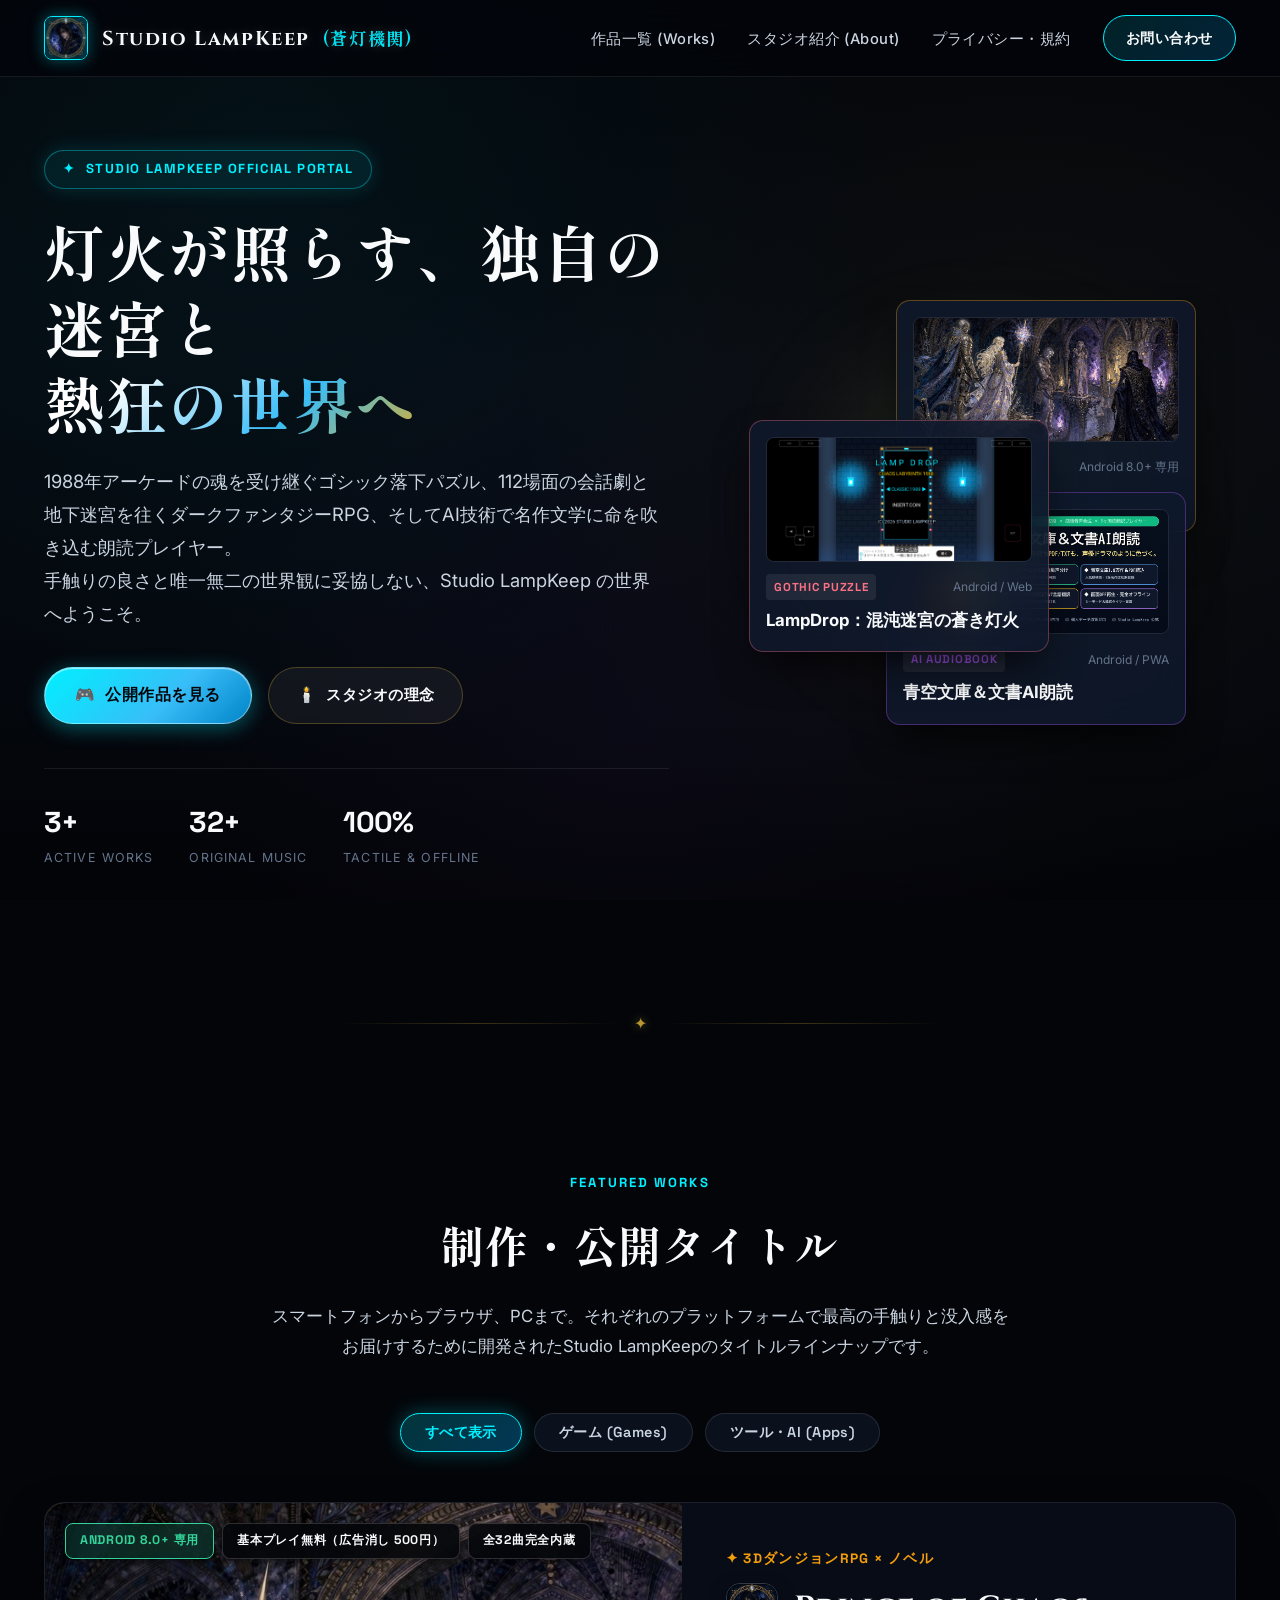
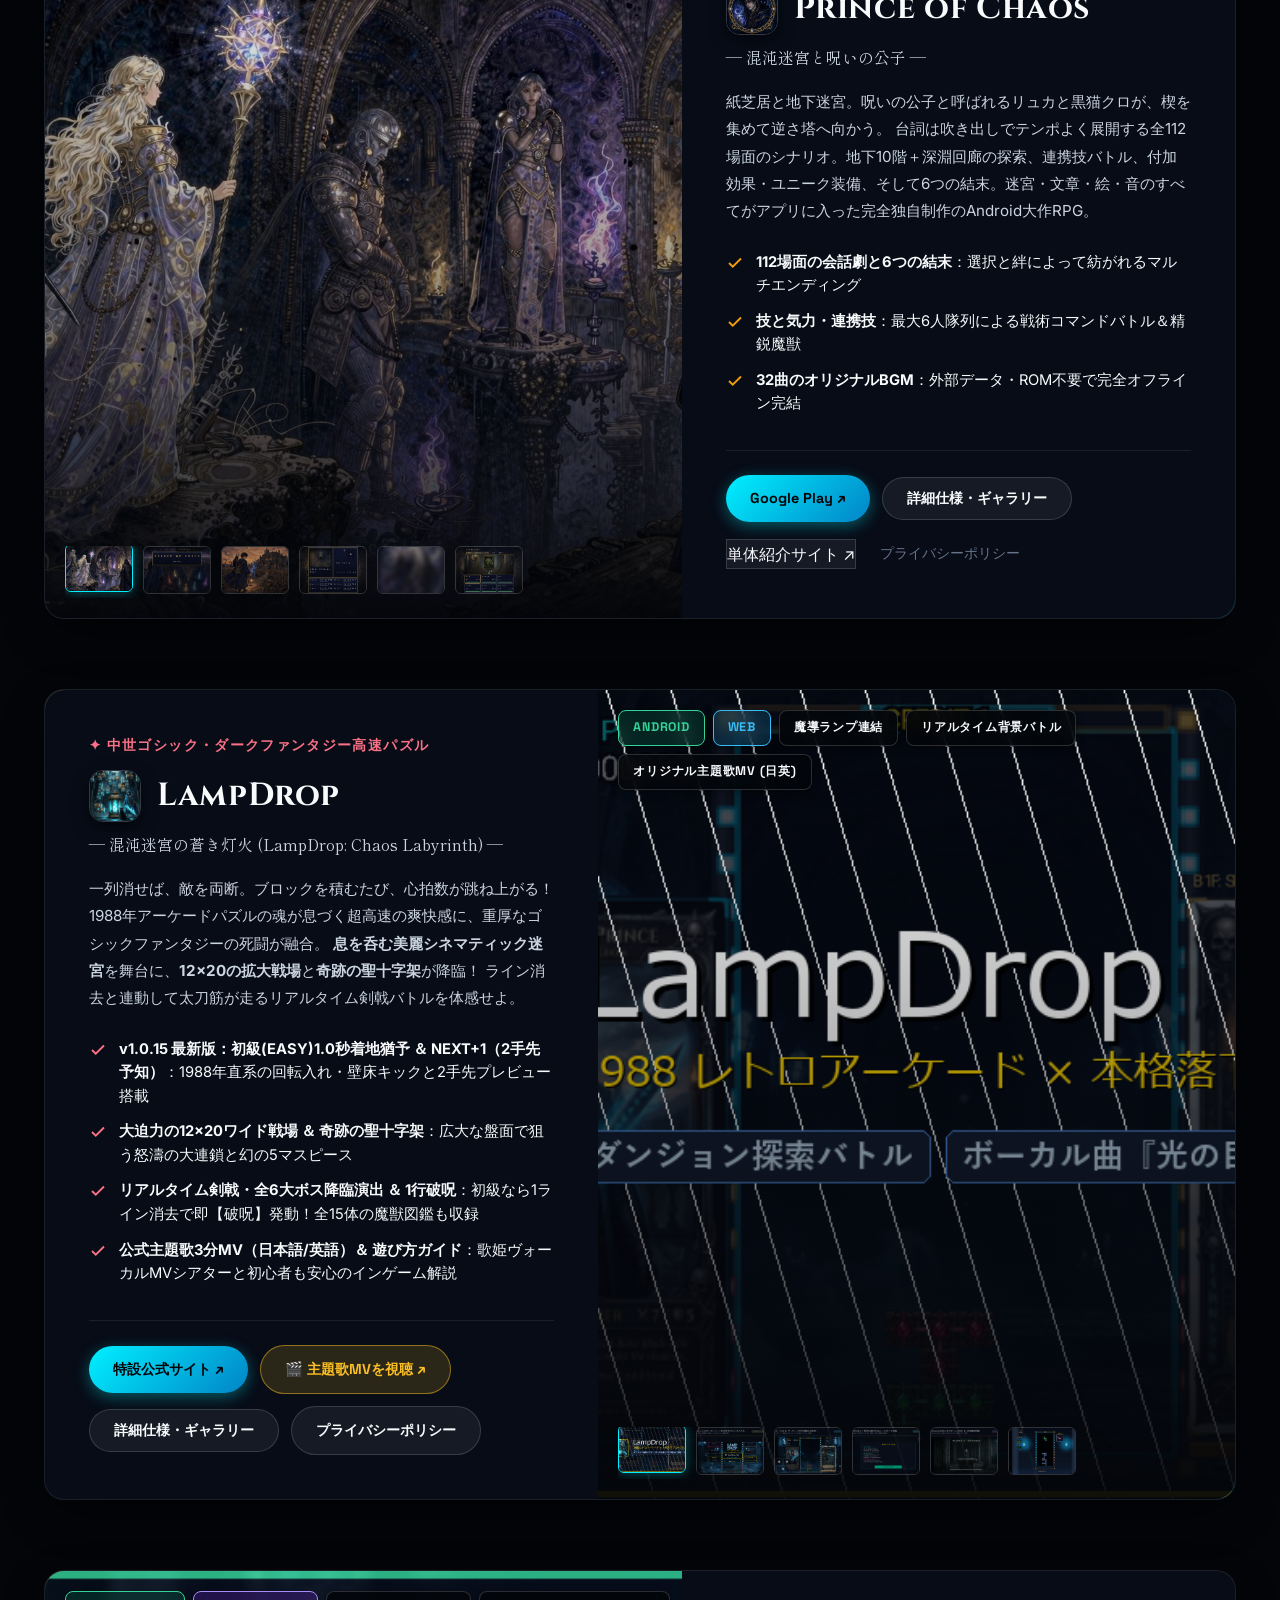
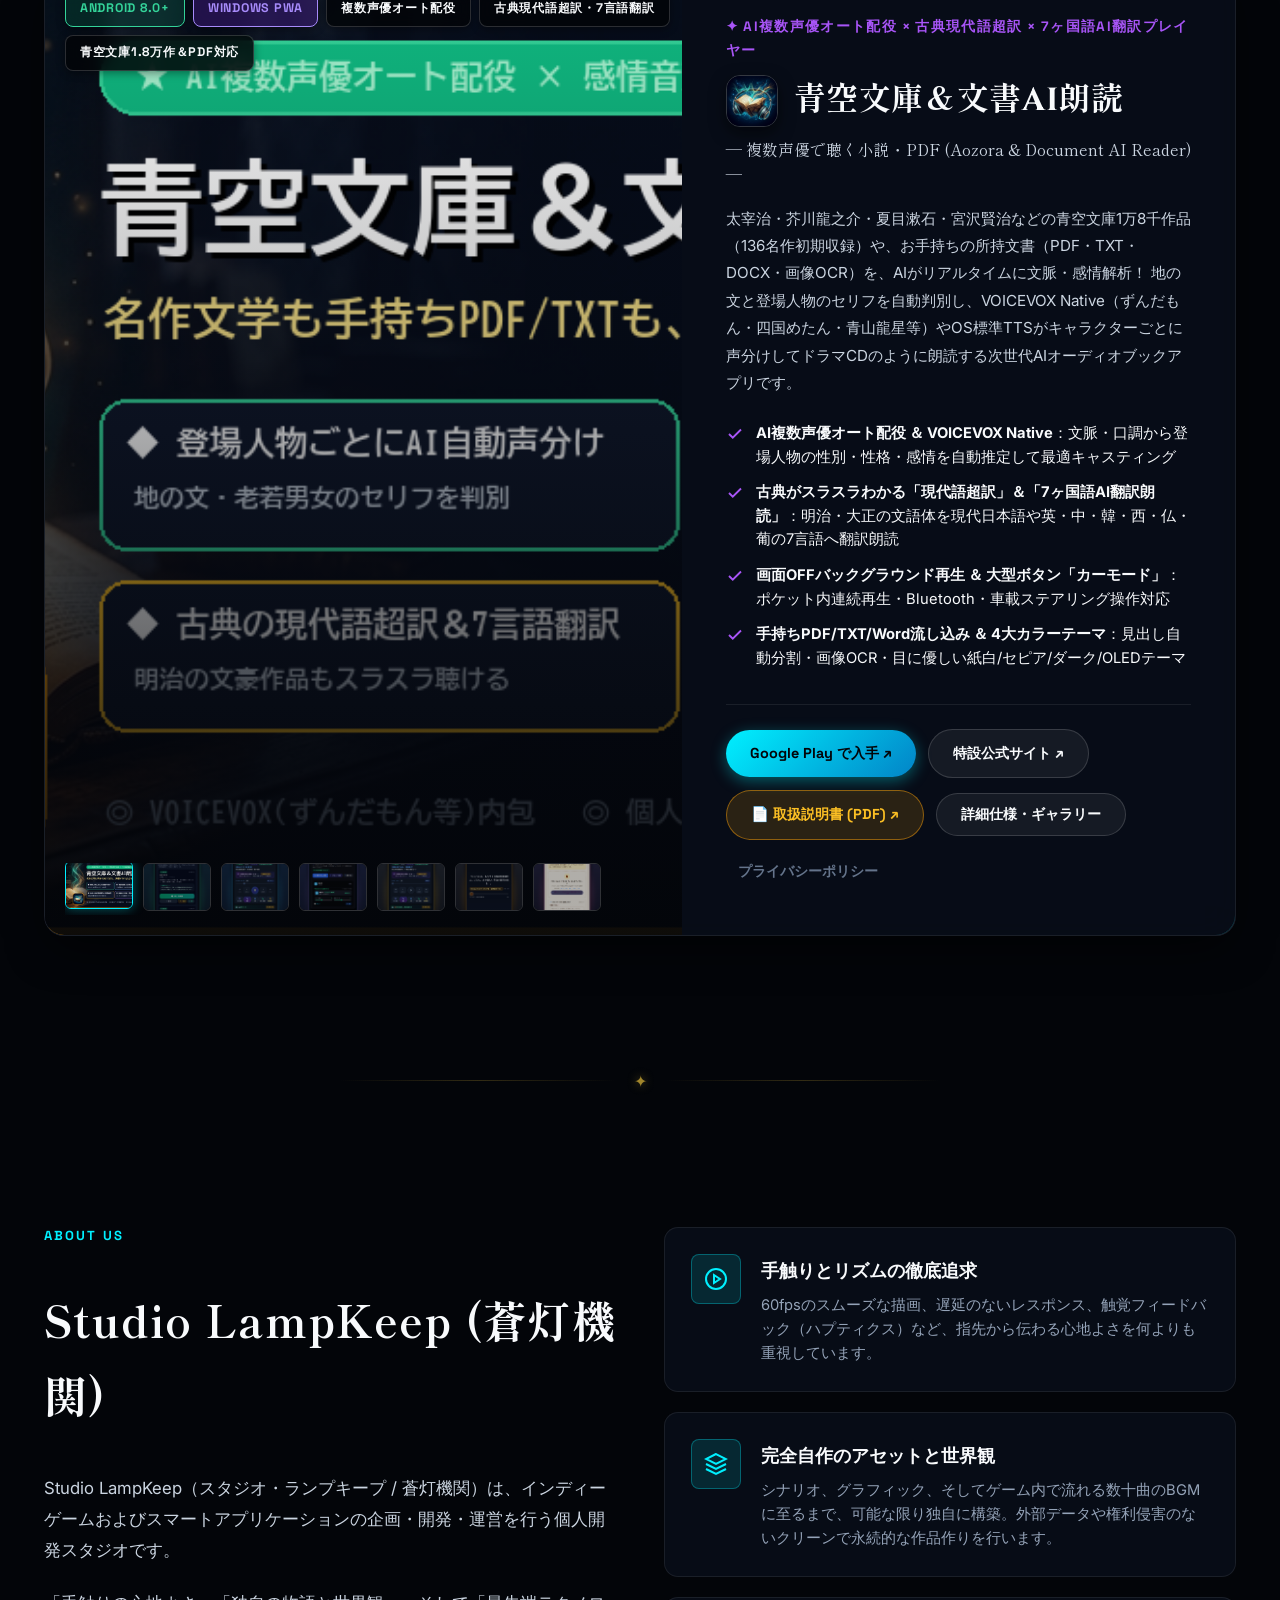
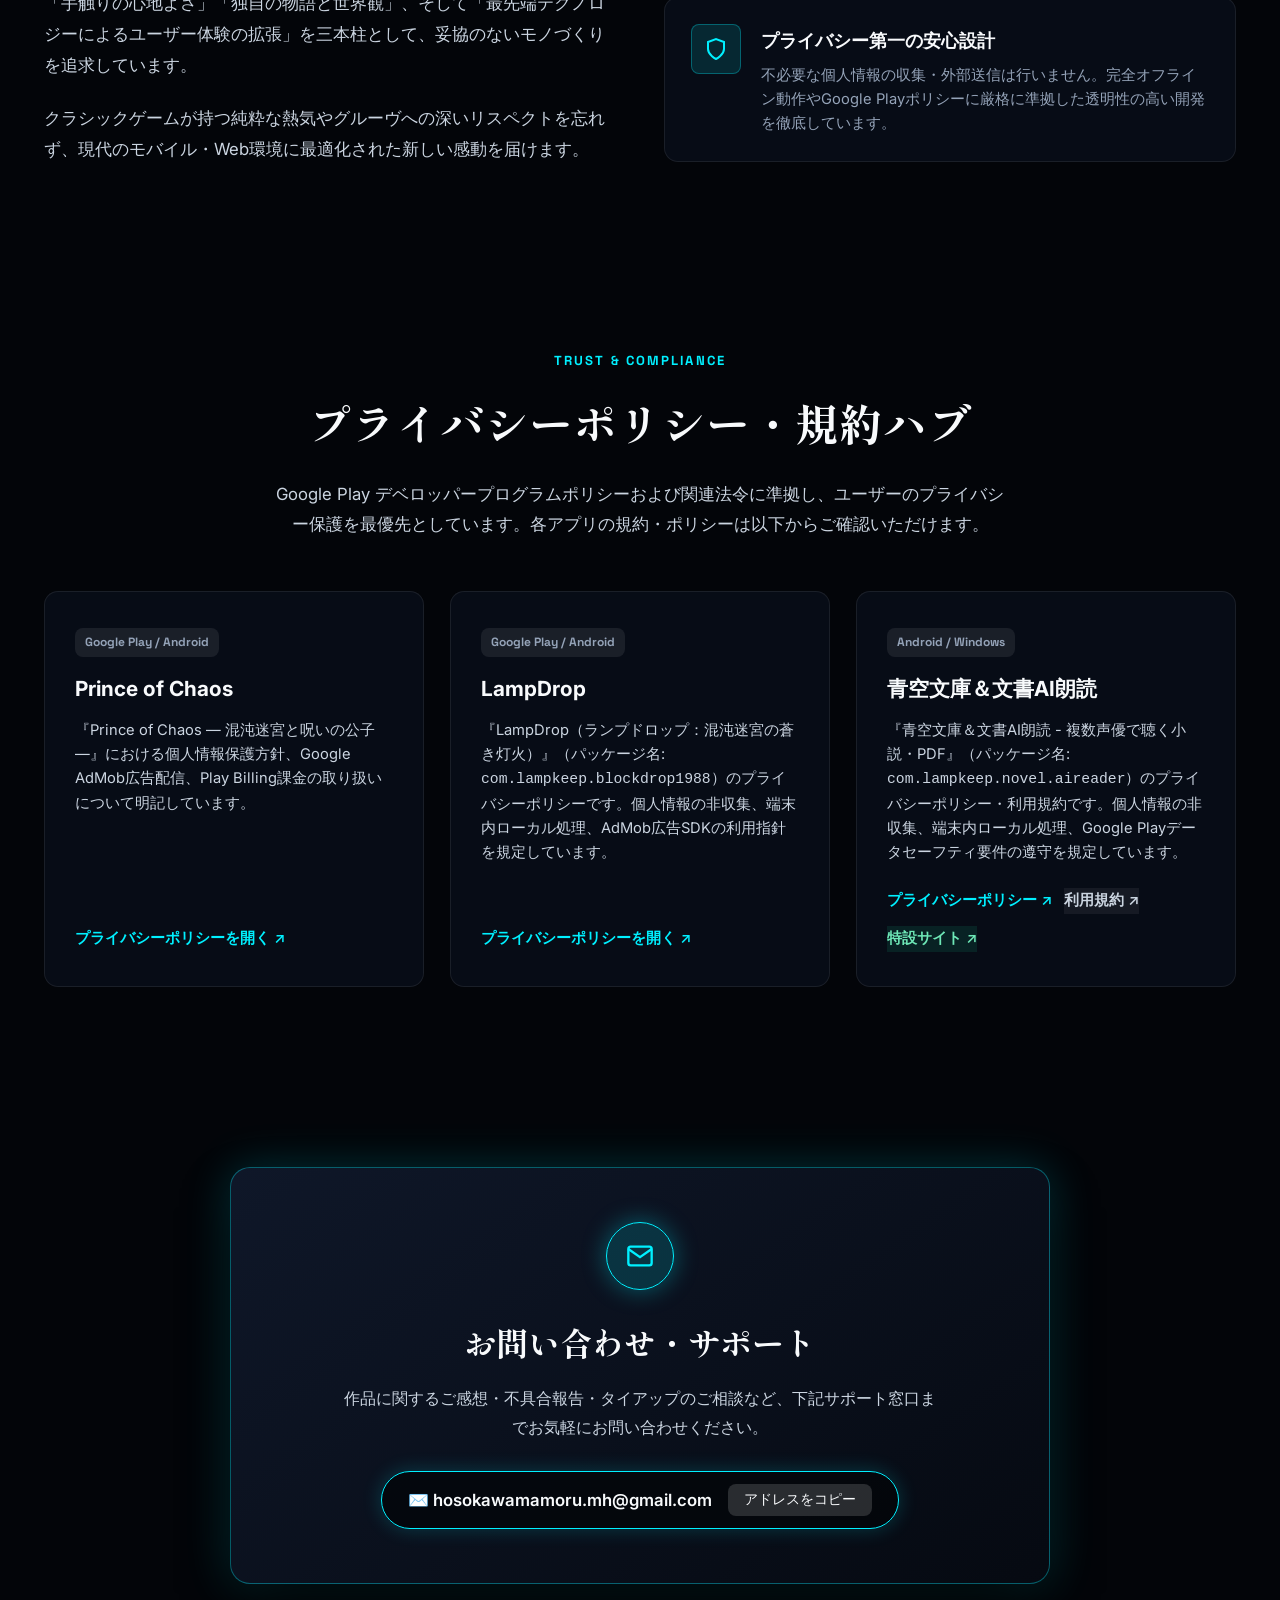
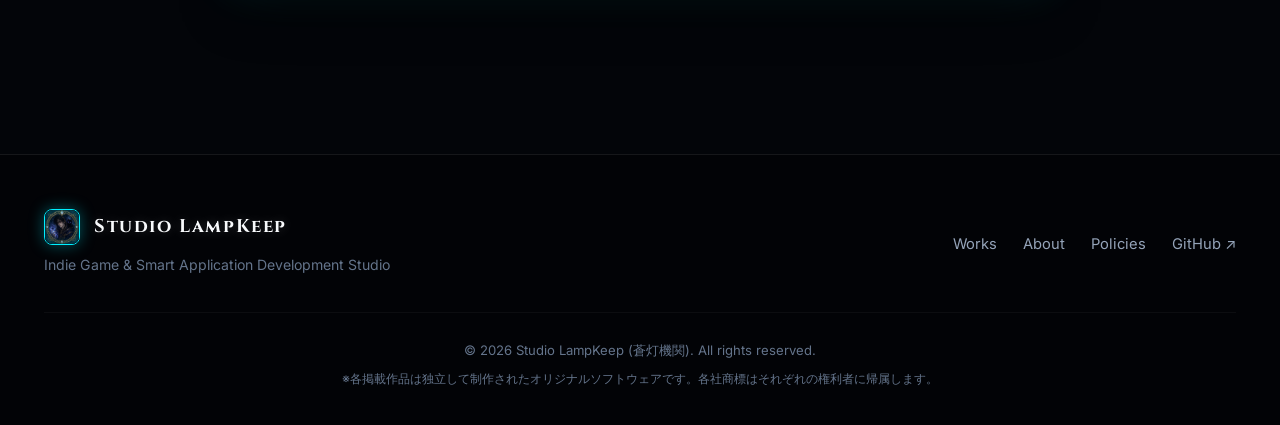
<file: index.html>
<!DOCTYPE html>
<html lang="ja">
<head>
  <meta charset="UTF-8">
  <meta name="viewport" content="width=device-width, initial-scale=1.0, viewport-fit=cover">
  <title>Studio LampKeep (蒼灯機関) - 公式Webサイト | インディーゲーム＆アプリ開発</title>
  
  <meta name="description" content="Studio LampKeep (蒼灯機関) の公式ポータルサイト。『Prince of Chaos (混沌迷宮と呪いの公子)』『LampDrop：混沌迷宮の蒼き灯火』『青空文庫＆文書AI朗読』をはじめとする独自の世界観と手触りにこだわったゲーム・アプリを開発・公開しています。">
  <meta name="keywords" content="Studio LampKeep, 蒼灯機関, Prince of Chaos, LampDrop, ランプドロップ, 青空文庫＆文書AI朗読, インディーゲーム, Androidゲーム, レトロゲーム">
  
  <!-- OGP -->
  <meta property="og:title" content="Studio LampKeep (蒼灯機関) - 公式Webサイト">
  <meta property="og:description" content="灯火が照らす、独自の迷宮と熱狂の世界へ。こだわり抜いたゲーム＆スマートツールをお届けします。">
  <meta property="og:type" content="website">
  <meta property="og:url" content="https://lampkeeper2026.github.io/">
  <meta property="og:image" content="https://lampkeeper2026.github.io/assets/img/poc/hero.jpg">
  <meta name="twitter:card" content="summary_large_image">

  <link rel="icon" type="image/png" href="favicon.png">
  <link rel="apple-touch-icon" href="assets/img/brand/logo.png">

  <!-- Google Fonts: Cinzel (Gothic Monumental) + Shippori Mincho (Literary Gothic) + Space Grotesk + Inter -->
  <link rel="preconnect" href="https://fonts.googleapis.com">
  <link rel="preconnect" href="https://fonts.gstatic.com" crossorigin>
  <link href="https://fonts.googleapis.com/css2?family=Cinzel:wght@600;700;800;900&family=Inter:wght@400;500;600;700&family=Shippori+Mincho:wght@500;600;700;800&family=Space+Grotesk:wght@600;700;800&display=swap" rel="stylesheet">

  <link rel="stylesheet" href="css/style.css">
</head>
<body>

  <!-- Ambient Particle Canvas Engine -->
  <div class="lantern-particle-wrapper" aria-hidden="true">
    <canvas id="lantern-canvas"></canvas>
    <div class="lantern-vignette"></div>
  </div>

  <!-- Site Header -->
  <header class="site-header">
    <div class="container nav-container">
      <a href="#" class="brand-logo">
        <div class="brand-icon-wrapper">
          <img src="assets/img/brand/logo.png" alt="Studio LampKeep Logo">
        </div>
        <div class="brand-name">Studio LampKeep <span>(蒼灯機関)</span></div>
      </a>

      <nav>
        <ul class="nav-links">
          <li><a href="#works" class="nav-link">作品一覧 (Works)</a></li>
          <li><a href="#about" class="nav-link">スタジオ紹介 (About)</a></li>
          <li><a href="#policies" class="nav-link">プライバシー・規約</a></li>
          <li><a href="#contact" class="nav-btn">お問い合わせ</a></li>
        </ul>
      </nav>

      <button class="mobile-menu-toggle" aria-label="Toggle Navigation Menu">
        <span></span>
        <span></span>
        <span></span>
      </button>
    </div>
  </header>

  <!-- Hero Section with Split Floating Showcase Deck -->
  <section class="hero-section">
    <div class="container">
      <div class="hero-grid">
        
        <!-- Left: Copy & Actions -->
        <div class="hero-content">
          <div class="hero-badge">
            <span>✦</span> STUDIO LAMPKEEP OFFICIAL PORTAL
          </div>
          <h1 class="hero-title">
            灯火が照らす、独自の迷宮と<br>
            <span class="gradient-text">熱狂の世界へ</span>
          </h1>
          <p class="hero-lead">
            1988年アーケードの魂を受け継ぐゴシック落下パズル、112場面の会話劇と地下迷宮を往くダークファンタジーRPG、そしてAI技術で名作文学に命を吹き込む朗読プレイヤー。<br>
            手触りの良さと唯一無二の世界観に妥協しない、Studio LampKeep の世界へようこそ。
          </p>

          <div class="hero-actions">
            <a href="#works" class="btn-primary">
              <span>🎮</span> 公開作品を見る
            </a>
            <a href="#about" class="btn-secondary">
              <span>🕯️</span> スタジオの理念
            </a>
          </div>

          <div class="hero-stats-bar">
            <div class="stat-item">
              <div class="stat-number">3+</div>
              <div class="stat-label">Active Works</div>
            </div>
            <div class="stat-item">
              <div class="stat-number">32+</div>
              <div class="stat-label">Original Music</div>
            </div>
            <div class="stat-item">
              <div class="stat-number">100%</div>
              <div class="stat-label">Tactile & Offline</div>
            </div>
          </div>
        </div>

        <!-- Right: Floating Interactive Showcase Deck -->
        <div class="hero-deck-wrapper" aria-hidden="true">
          <div class="deck-glow-ambient"></div>

          <!-- Mini Card 1: PoC -->
          <a href="#works" class="deck-card card-poc" data-open-modal="poc">
            <img src="assets/img/poc/hero.jpg" alt="Prince of Chaos" class="deck-thumb">
            <div class="deck-meta">
              <span class="deck-tag" style="color:var(--poc-gold); border-color:var(--poc-gold);">3D Dungeon RPG</span>
              <span class="deck-platform">Android 8.0+ 専用</span>
            </div>
            <div class="deck-title">Prince of Chaos</div>
          </a>

          <!-- Mini Card 2: LampDrop -->
          <a href="#works" class="deck-card card-lampdrop" data-open-modal="blockdrop">
            <img src="assets/img/blockdrop/lampdrop_title.png" alt="LampDrop" class="deck-thumb">
            <div class="deck-meta">
              <span class="deck-tag" style="color:var(--lampdrop-rose); border-color:var(--lampdrop-rose);">Gothic Puzzle</span>
              <span class="deck-platform">Android / Web</span>
            </div>
            <div class="deck-title">LampDrop：混沌迷宮の蒼き灯火</div>
          </a>

          <!-- Mini Card 3: Reader -->
          <a href="#works" class="deck-card card-reader" data-open-modal="novelreader">
            <img src="assets/img/novelreader/feature_graphic.png" alt="青空文庫＆文書AI朗読" class="deck-thumb">
            <div class="deck-meta">
              <span class="deck-tag" style="color:var(--reader-violet); border-color:var(--reader-violet);">AI Audiobook</span>
              <span class="deck-platform">Android / PWA</span>
            </div>
            <div class="deck-title">青空文庫＆文書AI朗読</div>
          </a>
        </div>

      </div>
    </div>
  </section>

  <!-- Alchemical Divider -->
  <div class="alchemical-divider">
    <span class="divider-line"></span>
    <span class="divider-gem">✦</span>
    <span class="divider-line"></span>
  </div>

  <!-- Works Showcase Section -->
  <section id="works" class="section">
    <div class="container">
      <div class="section-header">
        <span class="section-tag">Featured Works</span>
        <h2 class="section-title">制作・公開タイトル</h2>
        <p class="section-desc">
          スマートフォンからブラウザ、PCまで。それぞれのプラットフォームで最高の手触りと没入感をお届けするために開発されたStudio LampKeepのタイトルラインナップです。
        </p>
      </div>

      <!-- Filter Bar -->
      <div class="filter-bar">
        <button class="filter-btn active" data-filter="all">すべて表示</button>
        <button class="filter-btn" data-filter="game">ゲーム (Games)</button>
        <button class="filter-btn" data-filter="app">ツール・AI (Apps)</button>
      </div>

      <div class="works-list">

        <!-- Project 1: Prince of Chaos -->
        <article class="work-card theme-gold" data-category="game">
          <div class="work-visual">
            <img src="assets/img/poc/hero.jpg" alt="Prince of Chaos ― 混沌迷宮と呪いの公子 ―" class="work-visual-main">
            <div class="work-visual-overlay"></div>
            <div class="work-visual-badges">
              <span class="badge-tag platform-android">Android 8.0+ 専用</span>
              <span class="badge-tag">基本プレイ無料（広告消し 500円）</span>
              <span class="badge-tag">全32曲完全内蔵</span>
            </div>
            <div class="work-visual-thumbs">
              <img src="assets/img/poc/hero.jpg" alt="Hero Art" data-src="assets/img/poc/hero.jpg" class="active">
              <img src="assets/img/poc/01_title.jpg" alt="Title" data-src="assets/img/poc/01_title.jpg">
              <img src="assets/img/poc/story_prologue.jpg" alt="Story" data-src="assets/img/poc/story_prologue.jpg">
              <img src="assets/img/poc/05_maze.jpg" alt="Dungeon" data-src="assets/img/poc/05_maze.jpg">
              <img src="assets/img/poc/boss.jpg" alt="Boss" data-src="assets/img/poc/boss.jpg">
              <img src="assets/img/poc/07_battle.jpg" alt="Battle" data-src="assets/img/poc/07_battle.jpg">
            </div>
          </div>

          <div class="work-info">
            <div>
              <div class="work-category gold">✦ 3DダンジョンRPG × ノベル</div>
              <div class="work-title-group">
                <img src="assets/img/poc/icon.png" alt="Prince of Chaos Icon" class="work-app-icon">
                <h3 class="work-title">Prince of Chaos</h3>
              </div>
              <p class="work-subtitle">― 混沌迷宮と呪いの公子 ―</p>
              <p class="work-description">
                紙芝居と地下迷宮。呪いの公子と呼ばれるリュカと黒猫クロが、楔を集めて逆さ塔へ向かう。
                台詞は吹き出しでテンポよく展開する全112場面のシナリオ。地下10階＋深淵回廊の探索、連携技バトル、付加効果・ユニーク装備、そして6つの結末。迷宮・文章・絵・音のすべてがアプリに入った完全独自制作のAndroid大作RPG。
              </p>

              <ul class="work-features">
                <li>
                  <svg width="18" height="18" viewBox="0 0 24 24" fill="none" stroke="currentColor" stroke-width="2.5"><polyline points="20 6 9 17 4 12"></polyline></svg>
                  <span><strong>112場面の会話劇と6つの結末</strong>：選択と絆によって紡がれるマルチエンディング</span>
                </li>
                <li>
                  <svg width="18" height="18" viewBox="0 0 24 24" fill="none" stroke="currentColor" stroke-width="2.5"><polyline points="20 6 9 17 4 12"></polyline></svg>
                  <span><strong>技と気力・連携技</strong>：最大6人隊列による戦術コマンドバトル＆精鋭魔獣</span>
                </li>
                <li>
                  <svg width="18" height="18" viewBox="0 0 24 24" fill="none" stroke="currentColor" stroke-width="2.5"><polyline points="20 6 9 17 4 12"></polyline></svg>
                  <span><strong>32曲のオリジナルBGM</strong>：外部データ・ROM不要で完全オフライン完結</span>
                </li>
              </ul>
            </div>

            <div class="work-footer">
              <a href="https://play.google.com/apps/testing/com.lampkeep.princeofchaos" target="_blank" rel="noopener" class="btn-card-action btn-card-primary">
                Google Play ↗
              </a>
              <button class="btn-card-action btn-card-secondary" data-open-modal="poc">
                詳細仕様・ギャラリー
              </button>
              <a href="https://lampkeeper2026.github.io/prince-of-chaos/" target="_blank" rel="noopener" class="btn-card-secondary">
                単体紹介サイト ↗
              </a>
              <a href="https://lampkeeper2026.github.io/prince-of-chaos-privacy/" target="_blank" rel="noopener" class="btn-card-ghost">
                プライバシーポリシー
              </a>
            </div>
          </div>
        </article>

        <!-- Project 2: LampDrop -->
        <article class="work-card reverse theme-pink" data-category="game">
          <div class="work-visual">
            <img src="assets/img/blockdrop/feature_graphic.png" alt="LampDrop" class="work-visual-main">
            <div class="work-visual-overlay"></div>
            <div class="work-visual-badges">
              <span class="badge-tag platform-android">Android</span>
              <span class="badge-tag platform-web">Web</span>
              <span class="badge-tag">魔導ランプ連結</span>
              <span class="badge-tag">リアルタイム背景バトル</span>
              <span class="badge-tag">オリジナル主題歌MV (日英)</span>
            </div>
            <div class="work-visual-thumbs">
              <img src="assets/img/blockdrop/feature_graphic.png" alt="LampDrop Feature Graphic" data-src="assets/img/blockdrop/feature_graphic.png" class="active">
              <img src="assets/img/blockdrop/promo_01_title.png" alt="LampDrop Title" data-src="assets/img/blockdrop/promo_01_title.png">
              <img src="assets/img/blockdrop/promo_02_battle.png" alt="LampDrop Battle" data-src="assets/img/blockdrop/promo_02_battle.png">
              <img src="assets/img/blockdrop/promo_03_howto.png" alt="LampDrop How to Play" data-src="assets/img/blockdrop/promo_03_howto.png">
              <img src="assets/img/blockdrop/promo_04_mv_bestiary.png" alt="LampDrop MV & Bestiary" data-src="assets/img/blockdrop/promo_04_mv_bestiary.png">
              <img src="assets/img/blockdrop/lampdrop_stacked.png" alt="LampDrop Stacked" data-src="assets/img/blockdrop/lampdrop_stacked.png">
            </div>
          </div>

          <div class="work-info">
            <div>
              <div class="work-category pink">✦ 中世ゴシック・ダークファンタジー高速パズル</div>
              <div class="work-title-group">
                <img src="assets/img/blockdrop/icon.png" alt="LampDrop Icon" class="work-app-icon">
                <h3 class="work-title">LampDrop</h3>
              </div>
              <p class="work-subtitle">― 混沌迷宮の蒼き灯火 (LampDrop: Chaos Labyrinth) ―</p>
              <p class="work-description">
                一列消せば、敵を両断。ブロックを積むたび、心拍数が跳ね上がる！
                1988年アーケードパズルの魂が息づく超高速の爽快感に、重厚なゴシックファンタジーの死闘が融合。
                <strong>息を呑む美麗シネマティック迷宮</strong>を舞台に、<strong>12×20の拡大戦場</strong>と<strong>奇跡の聖十字架</strong>が降臨！ ライン消去と連動して太刀筋が走るリアルタイム剣戟バトルを体感せよ。
              </p>

              <ul class="work-features">
                <li>
                  <svg width="18" height="18" viewBox="0 0 24 24" fill="none" stroke="currentColor" stroke-width="2.5"><polyline points="20 6 9 17 4 12"></polyline></svg>
                  <span><strong>v1.0.15 最新版：初級(EASY)1.0秒着地猶予 ＆ NEXT+1（2手先予知）</strong>：1988年直系の回転入れ・壁床キックと2手先プレビュー搭載</span>
                </li>
                <li>
                  <svg width="18" height="18" viewBox="0 0 24 24" fill="none" stroke="currentColor" stroke-width="2.5"><polyline points="20 6 9 17 4 12"></polyline></svg>
                  <span><strong>大迫力の12×20ワイド戦場 ＆ 奇跡の聖十字架</strong>：広大な盤面で狙う怒濤の大連鎖と幻の5マスピース</span>
                </li>
                <li>
                  <svg width="18" height="18" viewBox="0 0 24 24" fill="none" stroke="currentColor" stroke-width="2.5"><polyline points="20 6 9 17 4 12"></polyline></svg>
                  <span><strong>リアルタイム剣戟・全6大ボス降臨演出 ＆ 1行破呪</strong>：初級なら1ライン消去で即【破呪】発動！全15体の魔獣図鑑も収録</span>
                </li>
                <li>
                  <svg width="18" height="18" viewBox="0 0 24 24" fill="none" stroke="currentColor" stroke-width="2.5"><polyline points="20 6 9 17 4 12"></polyline></svg>
                  <span><strong>公式主題歌3分MV（日本語/英語）＆ 遊び方ガイド</strong>：歌姫ヴォーカルMVシアターと初心者も安心のインゲーム解説</span>
                </li>
              </ul>
            </div>

            <div class="work-footer">
              <a href="lampdrop/index.html" class="btn-card-action btn-card-primary">
                特設公式サイト ↗
              </a>
              <a href="lampdrop/index.html#opening-mv" class="btn-card-action" style="background: rgba(251, 191, 36, 0.15); border: 1px solid rgba(251, 191, 36, 0.5); color: #fbbf24; font-weight: 700;">
                🎬 主題歌MVを視聴 ↗
              </a>
              <button class="btn-card-action btn-card-secondary" data-open-modal="blockdrop">
                詳細仕様・ギャラリー
              </button>
              <a href="lampdrop-privacy.html" class="btn-card-action btn-card-secondary">
                プライバシーポリシー
              </a>
            </div>
          </div>
        </article>

        <!-- Project 3: Novel AI Reader -->
        <article class="work-card theme-purple" data-category="app">
          <div class="work-visual">
            <img src="assets/img/novelreader/feature_graphic.png" alt="青空文庫＆文書AI朗読" class="work-visual-main">
            <div class="work-visual-overlay"></div>
            <div class="work-visual-badges">
              <span class="badge-tag platform-android">Android 8.0+</span>
              <span class="badge-tag platform-windows">Windows PWA</span>
              <span class="badge-tag">複数声優オート配役</span>
              <span class="badge-tag">古典現代語超訳・7言語翻訳</span>
              <span class="badge-tag">青空文庫1.8万作＆PDF対応</span>
            </div>
            <div class="work-visual-thumbs">
              <img src="assets/img/novelreader/feature_graphic.png" alt="Feature" data-src="assets/img/novelreader/feature_graphic.png" class="active">
              <img src="assets/img/novelreader/promo_01.png" alt="複数声優オート配役" data-src="assets/img/novelreader/promo_01.png">
              <img src="assets/img/novelreader/promo_02.png" alt="青空文庫1.8万作＆136名作" data-src="assets/img/novelreader/promo_02.png">
              <img src="assets/img/novelreader/promo_03.png" alt="AI登場人物解析＆音響調整" data-src="assets/img/novelreader/promo_03.png">
              <img src="assets/img/novelreader/promo_04.png" alt="現代語超訳＆7言語翻訳" data-src="assets/img/novelreader/promo_04.png">
              <img src="assets/img/novelreader/promo_05.png" alt="画面OFF＆大型カーモード" data-src="assets/img/novelreader/promo_05.png">
              <img src="assets/img/novelreader/promo_06.png" alt="PDF/TXT文書流し込み" data-src="assets/img/novelreader/promo_06.png">
            </div>
          </div>

          <div class="work-info">
            <div>
              <div class="work-category purple">✦ AI複数声優オート配役 × 古典現代語超訳 × 7ヶ国語AI翻訳プレイヤー</div>
              <div class="work-title-group">
                <img src="assets/img/novelreader/icon.png" alt="Aozora & Document AI Reader Icon" class="work-app-icon">
                <h3 class="work-title">青空文庫＆文書AI朗読</h3>
              </div>
              <p class="work-subtitle">― 複数声優で聴く小説・PDF (Aozora & Document AI Reader) ―</p>
              <p class="work-description">
                太宰治・芥川龍之介・夏目漱石・宮沢賢治などの青空文庫1万8千作品（136名作初期収録）や、お手持ちの所持文書（PDF・TXT・DOCX・画像OCR）を、AIがリアルタイムに文脈・感情解析！
                地の文と登場人物のセリフを自動判別し、VOICEVOX Native（ずんだもん・四国めたん・青山龍星等）やOS標準TTSがキャラクターごとに声分けしてドラマCDのように朗読する次世代AIオーディオブックアプリです。
              </p>

              <ul class="work-features">
                <li>
                  <svg width="18" height="18" viewBox="0 0 24 24" fill="none" stroke="currentColor" stroke-width="2.5"><polyline points="20 6 9 17 4 12"></polyline></svg>
                  <span><strong>AI複数声優オート配役 ＆ VOICEVOX Native</strong>：文脈・口調から登場人物の性別・性格・感情を自動推定して最適キャスティング</span>
                </li>
                <li>
                  <svg width="18" height="18" viewBox="0 0 24 24" fill="none" stroke="currentColor" stroke-width="2.5"><polyline points="20 6 9 17 4 12"></polyline></svg>
                  <span><strong>古典がスラスラわかる「現代語超訳」＆「7ヶ国語AI翻訳朗読」</strong>：明治・大正の文語体を現代日本語や英・中・韓・西・仏・葡の7言語へ翻訳朗読</span>
                </li>
                <li>
                  <svg width="18" height="18" viewBox="0 0 24 24" fill="none" stroke="currentColor" stroke-width="2.5"><polyline points="20 6 9 17 4 12"></polyline></svg>
                  <span><strong>画面OFFバックグラウンド再生 ＆ 大型ボタン「カーモード」</strong>：ポケット内連続再生・Bluetooth・車載ステアリング操作対応</span>
                </li>
                <li>
                  <svg width="18" height="18" viewBox="0 0 24 24" fill="none" stroke="currentColor" stroke-width="2.5"><polyline points="20 6 9 17 4 12"></polyline></svg>
                  <span><strong>手持ちPDF/TXT/Word流し込み ＆ 4大カラーテーマ</strong>：見出し自動分割・画像OCR・目に優しい紙白/セピア/ダーク/OLEDテーマ</span>
                </li>
              </ul>
            </div>

            <div class="work-footer">
              <a href="https://play.google.com/store/apps/details?id=com.lampkeep.novel.aireader" target="_blank" rel="noopener" class="btn-card-action btn-card-primary">
                Google Play で入手 ↗
              </a>
              <a href="novel-ai-reader/index.html" class="btn-card-action btn-card-secondary">
                特設公式サイト ↗
              </a>
              <a href="novel-ai-reader/小説AI朗読_全機能取扱説明書_完全マニュアル.pdf" download class="btn-card-action" style="background: rgba(245, 158, 11, 0.15); border: 1px solid rgba(245, 158, 11, 0.5); color: #fbbf24; font-weight: 700;">
                📄 取扱説明書 (PDF) ↗
              </a>
              <button class="btn-card-action btn-card-secondary" data-open-modal="novelreader">
                詳細仕様・ギャラリー
              </button>
              <a href="novel-ai-reader/privacy.html" class="btn-card-action btn-card-ghost">
                プライバシーポリシー
              </a>
            </div>
          </div>
        </article>

      </div>
    </div>
  </section>

  <!-- Alchemical Divider -->
  <div class="alchemical-divider">
    <span class="divider-line"></span>
    <span class="divider-gem">✦</span>
    <span class="divider-line"></span>
  </div>

  <!-- About Section -->
  <section id="about" class="section">
    <div class="container">
      <div class="about-grid">
        <div class="about-text">
          <span class="section-tag">About Us</span>
          <h2 class="section-title">Studio LampKeep (蒼灯機関)</h2>
          <p>
            Studio LampKeep（スタジオ・ランプキープ / 蒼灯機関）は、インディーゲームおよびスマートアプリケーションの企画・開発・運営を行う個人開発スタジオです。
          </p>
          <p>
            「手触りの心地よさ」「独自の物語と世界観」、そして「最先端テクノロジーによるユーザー体験の拡張」を三本柱として、妥協のないモノづくりを追求しています。
          </p>
          <p>
            クラシックゲームが持つ純粋な熱気やグルーヴへの深いリスペクトを忘れず、現代のモバイル・Web環境に最適化された新しい感動を届けます。
          </p>
        </div>

        <div class="about-features">
          <div class="about-feature-box">
            <div class="about-feature-icon">
              <svg width="24" height="24" viewBox="0 0 24 24" fill="none" stroke="currentColor" stroke-width="2"><circle cx="12" cy="12" r="10"></circle><polygon points="10 8 16 12 10 16 10 8"></polygon></svg>
            </div>
            <div class="about-feature-info">
              <h4>手触りとリズムの徹底追求</h4>
              <p>60fpsのスムーズな描画、遅延のないレスポンス、触覚フィードバック（ハプティクス）など、指先から伝わる心地よさを何よりも重視しています。</p>
            </div>
          </div>

          <div class="about-feature-box">
            <div class="about-feature-icon">
              <svg width="24" height="24" viewBox="0 0 24 24" fill="none" stroke="currentColor" stroke-width="2"><path d="M12 2L2 7l10 5 10-5-10-5zM2 17l10 5 10-5M2 12l10 5 10-5"></path></svg>
            </div>
            <div class="about-feature-info">
              <h4>完全自作のアセットと世界観</h4>
              <p>シナリオ、グラフィック、そしてゲーム内で流れる数十曲のBGMに至るまで、可能な限り独自に構築。外部データや権利侵害のないクリーンで永続的な作品作りを行います。</p>
            </div>
          </div>

          <div class="about-feature-box">
            <div class="about-feature-icon">
              <svg width="24" height="24" viewBox="0 0 24 24" fill="none" stroke="currentColor" stroke-width="2"><path d="M12 22s8-4 8-10V5l-8-3-8 3v7c0 6 8 10 8 10z"></path></svg>
            </div>
            <div class="about-feature-info">
              <h4>プライバシー第一の安心設計</h4>
              <p>不必要な個人情報の収集・外部送信は行いません。完全オフライン動作やGoogle Playポリシーに厳格に準拠した透明性の高い開発を徹底しています。</p>
            </div>
          </div>
        </div>
      </div>
    </div>
  </section>

  <!-- Policies & Trust Section -->
  <section id="policies" class="section">
    <div class="container">
      <div class="section-header">
        <span class="section-tag">Trust & Compliance</span>
        <h2 class="section-title">プライバシーポリシー・規約ハブ</h2>
        <p class="section-desc">
          Google Play デベロッパープログラムポリシーおよび関連法令に準拠し、ユーザーのプライバシー保護を最優先としています。各アプリの規約・ポリシーは以下からご確認いただけます。
        </p>
      </div>

      <div class="policy-cards">
        <!-- Policy Card 1 -->
        <div class="policy-card">
          <div class="policy-card-top">
            <span class="policy-badge">Google Play / Android</span>
            <h3>Prince of Chaos</h3>
            <p>
              『Prince of Chaos ― 混沌迷宮と呪いの公子 ―』における個人情報保護方針、Google AdMob広告配信、Play Billing課金の取り扱いについて明記しています。
            </p>
          </div>
          <a href="https://lampkeeper2026.github.io/prince-of-chaos-privacy/" target="_blank" rel="noopener" class="policy-link-btn">
            プライバシーポリシーを開く ↗
          </a>
        </div>

        <!-- Policy Card 2 -->
        <div class="policy-card">
          <div class="policy-card-top">
            <span class="policy-badge">Google Play / Android</span>
            <h3>LampDrop</h3>
            <p>
              『LampDrop（ランプドロップ：混沌迷宮の蒼き灯火）』（パッケージ名: <code>com.lampkeep.blockdrop1988</code>）のプライバシーポリシーです。個人情報の非収集、端末内ローカル処理、AdMob広告SDKの利用指針を規定しています。
            </p>
          </div>
          <a href="lampdrop-privacy.html" class="policy-link-btn">
            プライバシーポリシーを開く ↗
          </a>
        </div>

        <!-- Policy Card 3 -->
        <div class="policy-card">
          <div class="policy-card-top">
            <span class="policy-badge">Android / Windows</span>
            <h3>青空文庫＆文書AI朗読</h3>
            <p>
              『青空文庫＆文書AI朗読 - 複数声優で聴く小説・PDF』（パッケージ名: <code>com.lampkeep.novel.aireader</code>）のプライバシーポリシー・利用規約です。個人情報の非収集、端末内ローカル処理、Google Playデータセーフティ要件の遵守を規定しています。
            </p>
          </div>
          <div style="display:flex; flex-wrap:wrap; gap:12px;">
            <a href="novel-ai-reader/privacy.html" class="policy-link-btn">
              プライバシーポリシー ↗
            </a>
            <a href="novel-ai-reader/terms.html" class="policy-link-btn" style="background:rgba(255,255,255,0.06); border-color:rgba(255,255,255,0.15); color:#cbd5e1;">
              利用規約 ↗
            </a>
            <a href="novel-ai-reader/index.html" class="policy-link-btn" style="background:rgba(16,185,129,0.12); border-color:rgba(16,185,129,0.35); color:#6ee7b7;">
              特設サイト ↗
            </a>
          </div>
        </div>
      </div>
    </div>
  </section>

  <!-- Contact Section -->
  <section id="contact" class="section">
    <div class="container">
      <div class="contact-box">
        <div class="contact-icon">
          <svg width="28" height="28" viewBox="0 0 24 24" fill="none" stroke="currentColor" stroke-width="2"><path d="M4 4h16c1.1 0 2 .9 2 2v12c0 1.1-.9 2-2 2H4c-1.1 0-2-.9-2-2V6c0-1.1.9-2 2-2z"></path><polyline points="22,6 12,13 2,6"></polyline></svg>
        </div>
        <h3>お問い合わせ・サポート</h3>
        <p>
          作品に関するご感想・不具合報告・タイアップのご相談など、下記サポート窓口までお気軽にお問い合わせください。
        </p>

        <div class="contact-mail-pill">
          <span>✉️ hosokawamamoru.mh@gmail.com</span>
          <button class="copy-btn" data-copy-target="hosokawamamoru.mh@gmail.com">アドレスをコピー</button>
        </div>
      </div>
    </div>
  </section>

  <!-- Site Footer -->
  <footer class="site-footer">
    <div class="container">
      <div class="footer-content">
        <div class="footer-brand">
          <div class="brand-logo" style="margin-bottom:8px;">
            <div class="brand-icon-wrapper" style="width:36px; height:36px;">
              <img src="assets/img/brand/logo.png" alt="Logo">
            </div>
            <div class="brand-name" style="font-size:1.15rem;">Studio LampKeep</div>
          </div>
          <p>Indie Game & Smart Application Development Studio</p>
        </div>

        <ul class="footer-links">
          <li><a href="#works">Works</a></li>
          <li><a href="#about">About</a></li>
          <li><a href="#policies">Policies</a></li>
          <li><a href="https://github.com/LampKeeper2026" target="_blank" rel="noopener">GitHub ↗</a></li>
        </ul>
      </div>

      <div class="footer-bottom">
        <p>© 2026 Studio LampKeep (蒼灯機関). All rights reserved.</p>
        <p style="margin-top:6px; font-size:0.78rem; color:#64748b;">
          ※各掲載作品は独立して制作されたオリジナルソフトウェアです。各社商標はそれぞれの権利者に帰属します。
        </p>
      </div>
    </div>
  </footer>

  <!-- Modal Details Dialog (Enhanced Lightbox) -->
  <div id="details-modal" class="modal-backdrop">
    <div class="modal-container">
      <button class="modal-close-btn" aria-label="Close dialog">
        <svg width="22" height="22" viewBox="0 0 24 24" fill="none" stroke="currentColor" stroke-width="2.5"><line x1="18" y1="6" x2="6" y2="18"></line><line x1="6" y1="6" x2="18" y2="18"></line></svg>
      </button>
      <div id="modal-content-area" class="modal-body">
        <!-- Content injected dynamically via main.js -->
      </div>
    </div>
  </div>

  <!-- Mobile Bottom Navigation Bar (片手操作フレンドリー) -->
  <nav class="mobile-bottom-bar" aria-label="Mobile Navigation">
    <a href="#works" class="mobile-bottom-item active">
      <svg viewBox="0 0 24 24" fill="none" stroke="currentColor" stroke-width="2"><circle cx="12" cy="12" r="10"></circle><polygon points="10 8 16 12 10 16 10 8"></polygon></svg>
      <span>Works</span>
    </a>
    <a href="#about" class="mobile-bottom-item">
      <svg viewBox="0 0 24 24" fill="none" stroke="currentColor" stroke-width="2"><path d="M12 2L2 7l10 5 10-5-10-5zM2 17l10 5 10-5M2 12l10 5 10-5"></path></svg>
      <span>About</span>
    </a>
    <a href="#policies" class="mobile-bottom-item">
      <svg viewBox="0 0 24 24" fill="none" stroke="currentColor" stroke-width="2"><path d="M12 22s8-4 8-10V5l-8-3-8 3v7c0 6 8 10 8 10z"></path></svg>
      <span>Policy</span>
    </a>
    <a href="#contact" class="mobile-bottom-item">
      <svg viewBox="0 0 24 24" fill="none" stroke="currentColor" stroke-width="2"><path d="M4 4h16c1.1 0 2 .9 2 2v12c0 1.1-.9 2-2 2H4c-1.1 0-2-.9-2-2V6c0-1.1.9-2 2-2z"></path><polyline points="22,6 12,13 2,6"></polyline></svg>
      <span>Contact</span>
    </a>
  </nav>

  <script src="js/main.js"></script>
</body>
</html>
</file>
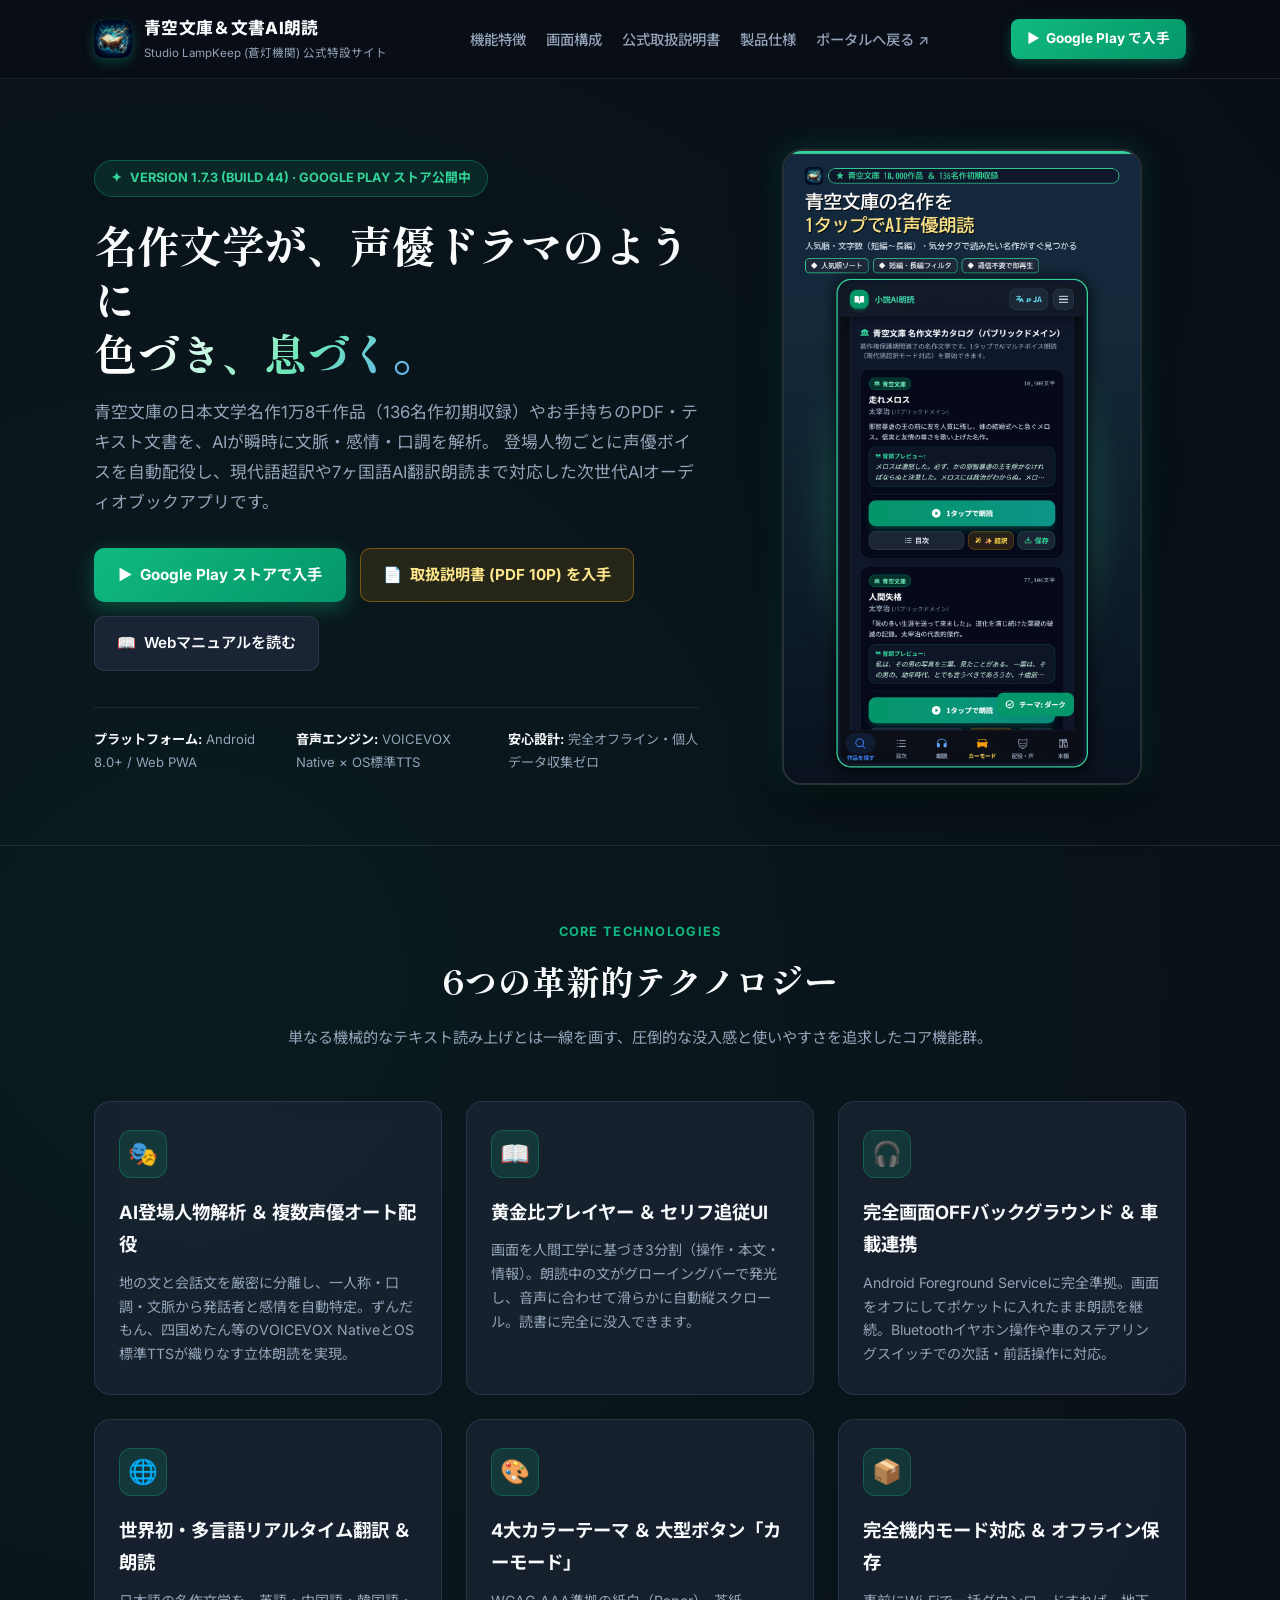
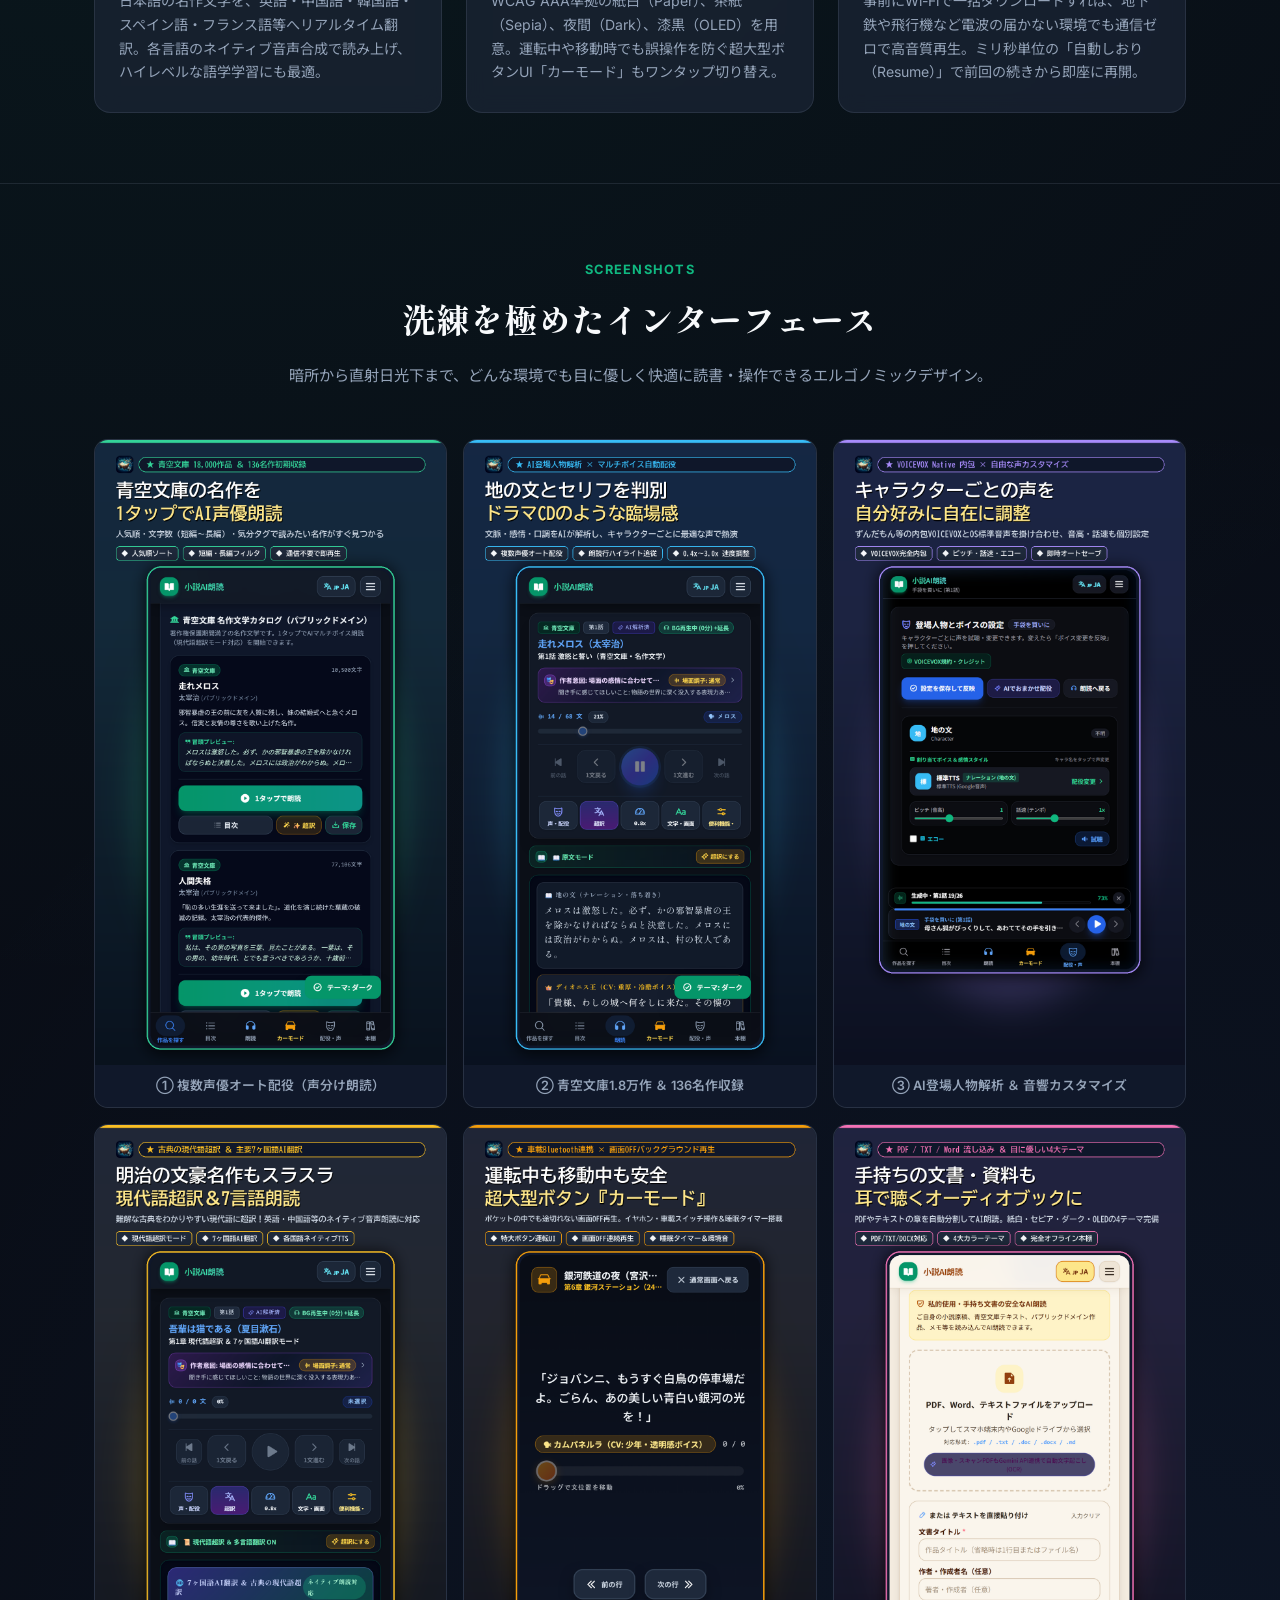
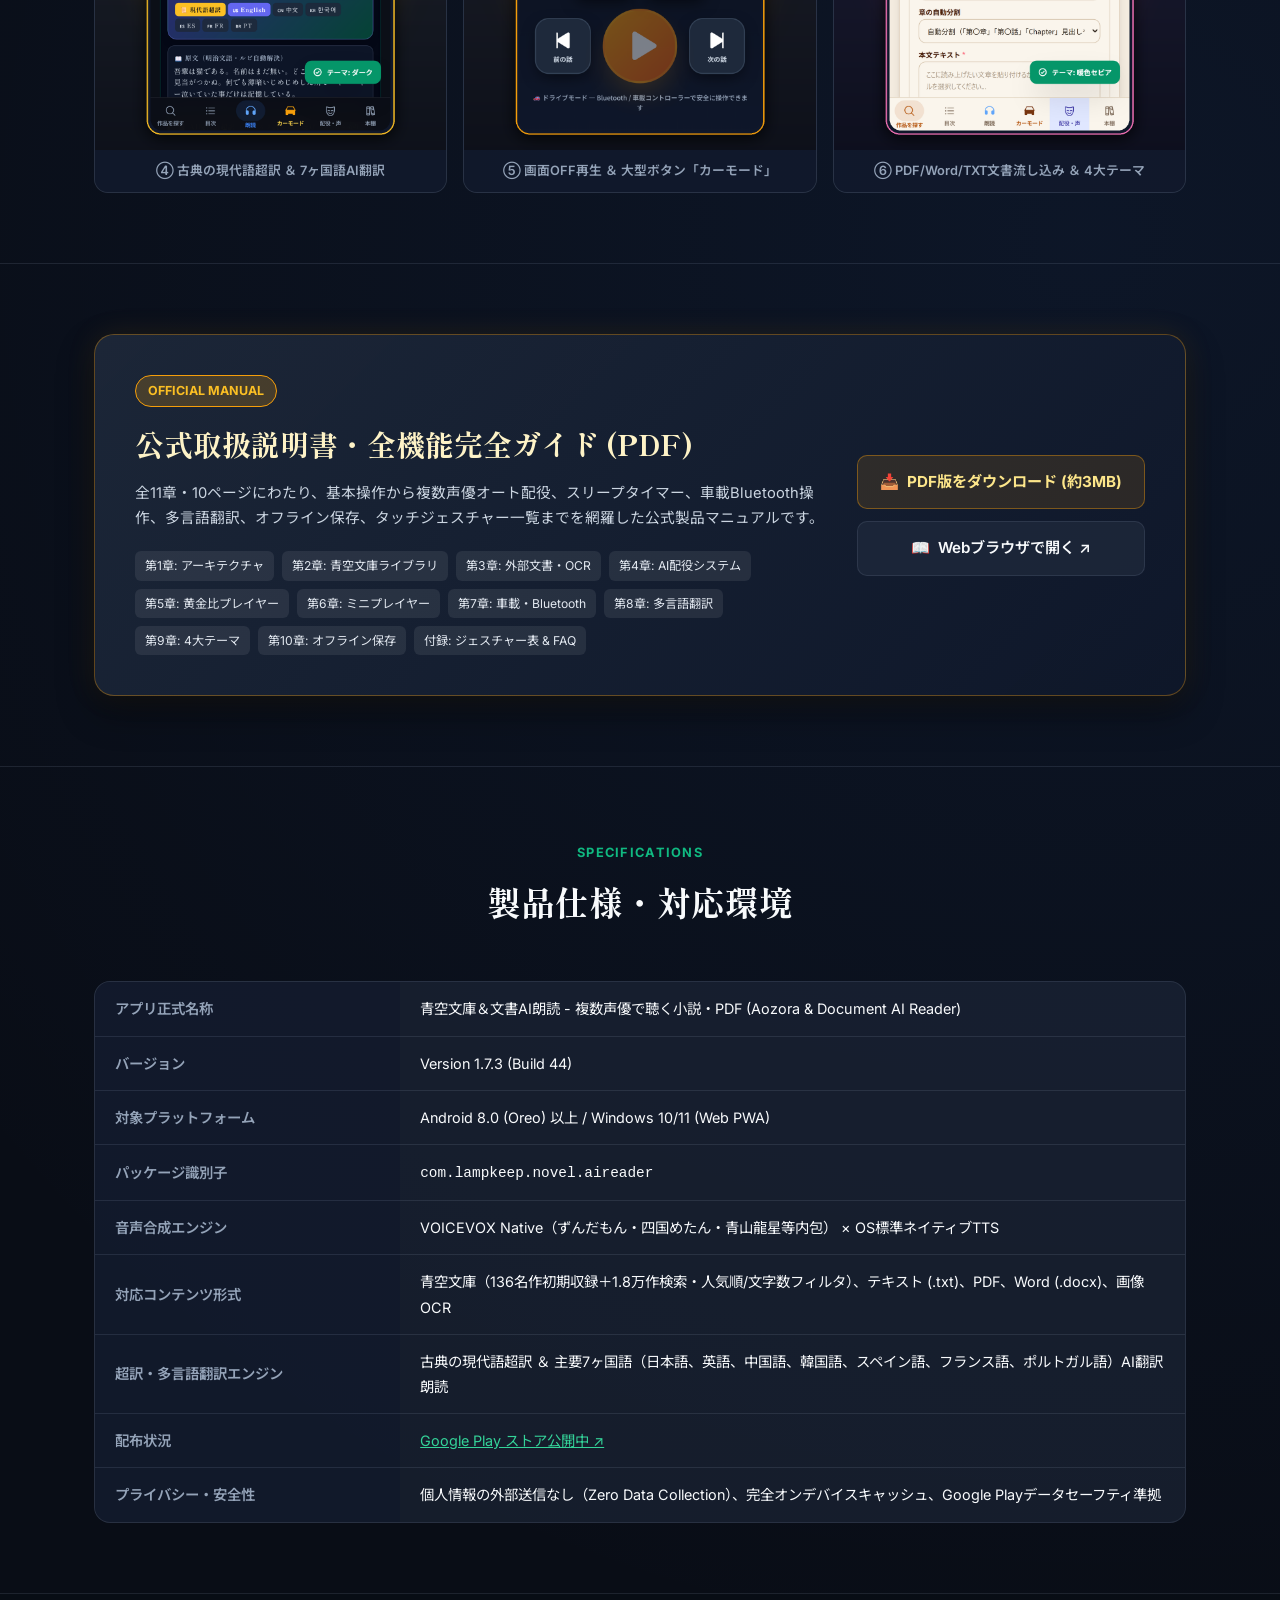
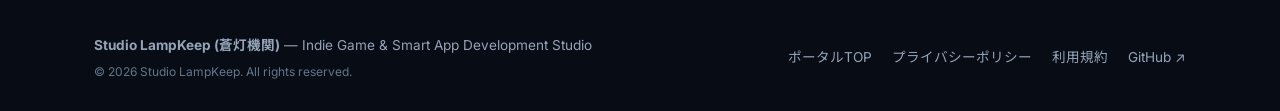
<file: novel-ai-reader/index.html>
<!DOCTYPE html>
<html lang="ja">
<head>
  <meta charset="UTF-8">
  <meta name="viewport" content="width=device-width, initial-scale=1.0, viewport-fit=cover">
  <title>青空文庫＆小説AI朗読 (Aozora & Document AI Reader) - 公式特設サイト | Studio LampKeep</title>
  
  <meta name="description" content="AIが名作文学や所持文書の文脈を読み解き、複数声優でドラマCDのようにドラマチックに朗読する次世代オーディオリーダー『青空文庫＆小説AI朗読』公式特設サイト。全機能取扱説明書PDF、Webマニュアル、Google Playクローズドテスト情報。">
  <meta name="keywords" content="青空文庫＆小説AI朗読, 小説AI朗読, Aozora & Document AI Reader, VOICEVOX, なろう朗読, 青空文庫朗読, オーディオブック, Studio LampKeep, 蒼灯機関">
  
  <!-- OGP -->
  <meta property="og:type" content="website">
  <meta property="og:title" content="青空文庫＆小説AI朗読 - 公式特設サイト | Studio LampKeep">
  <meta property="og:description" content="AI複数声優オート配役 × 感情音声合成 × 多言語翻訳プレイヤー。文学名作や文書が、声優ドラマのように色づく。">
  <meta property="og:url" content="https://lampkeeper2026.github.io/novel-ai-reader/">
  <meta property="og:image" content="../assets/img/novelreader/feature_graphic.png">
  <meta name="twitter:card" content="summary_large_image">

  <link rel="icon" type="image/png" href="../favicon.png">

  <!-- Google Fonts -->
  <link rel="preconnect" href="https://fonts.googleapis.com">
  <link rel="preconnect" href="https://fonts.gstatic.com" crossorigin>
  <link href="https://fonts.googleapis.com/css2?family=Cinzel:wght@600;700;900&family=Inter:wght@400;500;600;700&family=Noto+Sans+JP:wght@400;500;700;900&family=Shippori+Mincho:wght@500;600;700;800&display=swap" rel="stylesheet">

  <style>
    :root {
      --bg-deep: #090d16;
      --bg-surface: rgba(15, 23, 42, 0.75);
      --bg-card: rgba(30, 41, 59, 0.6);
      --border-subtle: rgba(148, 163, 184, 0.15);
      --border-glow: rgba(16, 185, 129, 0.3);
      --accent-emerald: #10b981;
      --accent-emerald-glow: #34d399;
      --accent-blue: #3b82f6;
      --accent-gold: #f59e0b;
      --text-main: #f8fafc;
      --text-muted: #94a3b8;
      --max-w: 1140px;
    }

    * {
      box-sizing: border-box;
      margin: 0;
      padding: 0;
    }

    body {
      background-color: var(--bg-deep);
      color: var(--text-main);
      font-family: 'Inter', 'Noto Sans JP', sans-serif;
      overflow-x: hidden;
      line-height: 1.75;
      background-image: 
        radial-gradient(circle at 15% 20%, rgba(16, 185, 129, 0.08) 0%, transparent 40%),
        radial-gradient(circle at 85% 70%, rgba(59, 130, 246, 0.08) 0%, transparent 40%);
    }

    /* Header */
    header {
      position: sticky;
      top: 0;
      background: rgba(9, 13, 22, 0.88);
      backdrop-filter: blur(14px);
      border-bottom: 1px solid var(--border-subtle);
      z-index: 100;
    }
    .header-inner {
      max-width: var(--max-w);
      margin: 0 auto;
      padding: 14px 24px;
      display: flex;
      justify-content: space-between;
      align-items: center;
    }
    .brand-link {
      display: flex;
      align-items: center;
      gap: 12px;
      text-decoration: none;
      color: var(--text-main);
    }
    .brand-icon {
      width: 38px;
      height: 38px;
      border-radius: 10px;
      background: linear-gradient(135deg, #10b981, #2563eb);
      display: flex;
      align-items: center;
      justify-content: center;
      box-shadow: 0 4px 12px rgba(16, 185, 129, 0.3);
    }
    .brand-icon img {
      width: 38px;
      height: 38px;
      border-radius: 10px;
    }
    .brand-text-title {
      font-size: 1.05rem;
      font-weight: 800;
      letter-spacing: 0.02em;
    }
    .brand-text-sub {
      font-size: 0.72rem;
      color: var(--text-muted);
    }
    .nav-links {
      display: flex;
      align-items: center;
      gap: 20px;
      list-style: none;
    }
    .nav-link {
      color: var(--text-muted);
      text-decoration: none;
      font-size: 0.9rem;
      font-weight: 500;
      transition: color 0.2s;
    }
    .nav-link:hover {
      color: var(--accent-emerald-glow);
    }
    .btn-header-cta {
      display: inline-flex;
      align-items: center;
      gap: 6px;
      padding: 8px 16px;
      border-radius: 8px;
      background: linear-gradient(135deg, #10b981, #059669);
      color: white;
      text-decoration: none;
      font-size: 0.85rem;
      font-weight: 700;
      box-shadow: 0 4px 12px rgba(16, 185, 129, 0.3);
      transition: transform 0.2s, box-shadow 0.2s;
    }
    .btn-header-cta:hover {
      transform: translateY(-1px);
      box-shadow: 0 6px 16px rgba(16, 185, 129, 0.4);
    }

    /* Container */
    .container {
      max-width: var(--max-w);
      margin: 0 auto;
      padding: 0 24px;
    }

    /* Hero Section */
    .hero-section {
      padding: 70px 0 60px;
    }
    .hero-grid {
      display: grid;
      grid-template-columns: 1.15fr 0.85fr;
      gap: 40px;
      align-items: center;
    }
    .hero-badge {
      display: inline-flex;
      align-items: center;
      gap: 8px;
      padding: 6px 16px;
      background: rgba(16, 185, 129, 0.12);
      border: 1px solid rgba(16, 185, 129, 0.35);
      border-radius: 20px;
      font-size: 0.8rem;
      font-weight: 700;
      color: var(--accent-emerald-glow);
      margin-bottom: 20px;
    }
    .hero-title {
      font-family: 'Shippori Mincho', serif;
      font-size: 2.7rem;
      font-weight: 800;
      line-height: 1.25;
      margin-bottom: 18px;
      letter-spacing: -0.01em;
    }
    .hero-title span.grad {
      background: linear-gradient(135deg, #ffffff 20%, #6ee7b7 60%, #60a5fa 100%);
      -webkit-background-clip: text;
      -webkit-text-fill-color: transparent;
    }
    .hero-lead {
      font-size: 1.05rem;
      color: var(--text-muted);
      line-height: 1.8;
      margin-bottom: 30px;
    }
    .hero-actions {
      display: flex;
      flex-wrap: wrap;
      gap: 14px;
      margin-bottom: 36px;
    }
    .btn-action-primary {
      display: inline-flex;
      align-items: center;
      gap: 8px;
      padding: 13px 24px;
      background: linear-gradient(135deg, #10b981, #059669);
      color: white;
      text-decoration: none;
      border-radius: 10px;
      font-weight: 700;
      font-size: 0.95rem;
      box-shadow: 0 6px 20px rgba(16, 185, 129, 0.35);
      transition: all 0.2s;
    }
    .btn-action-primary:hover {
      transform: translateY(-2px);
      box-shadow: 0 8px 24px rgba(16, 185, 129, 0.45);
    }
    .btn-action-secondary {
      display: inline-flex;
      align-items: center;
      gap: 8px;
      padding: 13px 22px;
      background: rgba(30, 41, 59, 0.8);
      border: 1px solid var(--border-subtle);
      color: var(--text-main);
      text-decoration: none;
      border-radius: 10px;
      font-weight: 600;
      font-size: 0.95rem;
      transition: all 0.2s;
    }
    .btn-action-secondary:hover {
      background: rgba(51, 65, 85, 0.9);
      border-color: rgba(148, 163, 184, 0.3);
      transform: translateY(-2px);
    }
    .btn-action-pdf {
      display: inline-flex;
      align-items: center;
      gap: 8px;
      padding: 13px 22px;
      background: rgba(245, 158, 11, 0.12);
      border: 1.5px solid rgba(245, 158, 11, 0.4);
      color: #fde68a;
      text-decoration: none;
      border-radius: 10px;
      font-weight: 700;
      font-size: 0.95rem;
      transition: all 0.2s;
    }
    .btn-action-pdf:hover {
      background: rgba(245, 158, 11, 0.22);
      border-color: #f59e0b;
      transform: translateY(-2px);
    }
    .hero-meta-strip {
      display: flex;
      gap: 20px;
      border-top: 1px solid var(--border-subtle);
      padding-top: 20px;
      font-size: 0.82rem;
      color: var(--text-muted);
    }
    .hero-meta-item strong {
      color: var(--text-main);
    }

    /* Hero Visual Mockup */
    .hero-visual {
      position: relative;
      text-align: center;
    }
    .hero-visual-glow {
      position: absolute;
      top: 50%;
      left: 50%;
      transform: translate(-50%, -50%);
      width: 320px;
      height: 320px;
      background: radial-gradient(circle, rgba(16, 185, 129, 0.25) 0%, rgba(37, 99, 235, 0.15) 50%, transparent 70%);
      border-radius: 50%;
      filter: blur(40px);
      z-index: 0;
    }
    .hero-mockup-frame {
      position: relative;
      z-index: 1;
      width: 100%;
      max-width: 360px;
      margin: 0 auto;
      border-radius: 20px;
      overflow: hidden;
      border: 2px solid rgba(255, 255, 255, 0.12);
      box-shadow: 0 20px 40px rgba(0, 0, 0, 0.5), 0 0 30px rgba(16, 185, 129, 0.2);
    }
    .hero-mockup-frame img {
      width: 100%;
      display: block;
    }

    /* Sections */
    .section {
      padding: 70px 0;
      border-top: 1px solid var(--border-subtle);
    }
    .section-header {
      text-align: center;
      max-width: 720px;
      margin: 0 auto 50px;
    }
    .section-tag {
      display: inline-block;
      font-size: 0.8rem;
      font-weight: 700;
      letter-spacing: 0.1em;
      text-transform: uppercase;
      color: var(--accent-emerald);
      margin-bottom: 8px;
    }
    .section-title {
      font-family: 'Shippori Mincho', serif;
      font-size: 2.1rem;
      font-weight: 800;
      margin-bottom: 14px;
    }
    .section-desc {
      color: var(--text-muted);
      font-size: 0.95rem;
    }

    /* Features Grid */
    .features-grid {
      display: grid;
      grid-template-columns: repeat(3, 1fr);
      gap: 24px;
    }
    .feature-card {
      background: var(--bg-card);
      border: 1px solid var(--border-subtle);
      border-radius: 16px;
      padding: 28px 24px;
      backdrop-filter: blur(10px);
      transition: all 0.25s ease;
      position: relative;
      overflow: hidden;
    }
    .feature-card:hover {
      border-color: var(--border-glow);
      transform: translateY(-4px);
      box-shadow: 0 12px 28px rgba(0, 0, 0, 0.3), 0 0 20px rgba(16, 185, 129, 0.15);
    }
    .feature-icon-box {
      width: 48px;
      height: 48px;
      border-radius: 12px;
      display: flex;
      align-items: center;
      justify-content: center;
      font-size: 1.5rem;
      margin-bottom: 18px;
      background: rgba(16, 185, 129, 0.15);
      border: 1px solid rgba(16, 185, 129, 0.3);
      color: var(--accent-emerald-glow);
    }
    .feature-card h3 {
      font-size: 1.15rem;
      font-weight: 700;
      margin-bottom: 10px;
      color: var(--text-main);
    }
    .feature-card p {
      font-size: 0.88rem;
      color: var(--text-muted);
      line-height: 1.7;
    }

    /* Gallery Showcase */
    .gallery-grid {
      display: grid;
      grid-template-columns: repeat(4, 1fr);
      gap: 16px;
    }
    .gallery-item {
      border-radius: 14px;
      overflow: hidden;
      border: 1px solid var(--border-subtle);
      background: var(--bg-card);
      transition: all 0.2s;
    }
    .gallery-item:hover {
      transform: translateY(-4px);
      border-color: var(--accent-emerald);
      box-shadow: 0 10px 24px rgba(0,0,0,0.35);
    }
    .gallery-item img {
      width: 100%;
      display: block;
    }
    .gallery-caption {
      padding: 10px 14px;
      font-size: 0.8rem;
      font-weight: 600;
      color: var(--text-muted);
      text-align: center;
      background: rgba(15, 23, 42, 0.8);
    }

    /* Manual Showcase Banner */
    .manual-banner {
      background: linear-gradient(135deg, rgba(30, 41, 59, 0.9) 0%, rgba(15, 23, 42, 0.95) 100%);
      border: 1.5px solid rgba(245, 158, 11, 0.35);
      border-radius: 20px;
      padding: 40px;
      display: grid;
      grid-template-columns: 1fr auto;
      gap: 32px;
      align-items: center;
      box-shadow: 0 16px 36px rgba(0, 0, 0, 0.4), 0 0 30px rgba(245, 158, 11, 0.1);
    }
    .manual-banner-title {
      font-family: 'Shippori Mincho', serif;
      font-size: 1.8rem;
      font-weight: 800;
      color: #fef3c7;
      margin-bottom: 12px;
    }
    .manual-banner-desc {
      font-size: 0.92rem;
      color: #cbd5e1;
      line-height: 1.7;
      margin-bottom: 20px;
    }
    .manual-toc-tags {
      display: flex;
      flex-wrap: wrap;
      gap: 8px;
    }
    .toc-tag {
      padding: 4px 10px;
      background: rgba(255, 255, 255, 0.08);
      border-radius: 6px;
      font-size: 0.76rem;
      color: #e2e8f0;
    }
    .manual-banner-actions {
      display: flex;
      flex-direction: column;
      gap: 12px;
      min-width: 220px;
    }

    /* Specifications Table */
    .spec-table-box {
      background: var(--bg-card);
      border: 1px solid var(--border-subtle);
      border-radius: 16px;
      overflow: hidden;
      margin-top: 30px;
    }
    .spec-table {
      width: 100%;
      border-collapse: collapse;
    }
    .spec-table th, .spec-table td {
      padding: 14px 20px;
      border-bottom: 1px solid var(--border-subtle);
      font-size: 0.9rem;
    }
    .spec-table th {
      background: rgba(15, 23, 42, 0.6);
      width: 28%;
      color: var(--text-muted);
      font-weight: 600;
      text-align: left;
    }
    .spec-table td {
      color: var(--text-main);
    }
    .spec-table tr:last-child th, .spec-table tr:last-child td {
      border-bottom: none;
    }

    /* Footer */
    footer {
      border-top: 1px solid var(--border-subtle);
      padding: 40px 0 30px;
      background: rgba(9, 13, 22, 0.95);
      font-size: 0.85rem;
      color: var(--text-muted);
    }
    .footer-inner {
      display: flex;
      justify-content: space-between;
      align-items: center;
      flex-wrap: wrap;
      gap: 20px;
    }
    .footer-nav {
      display: flex;
      gap: 20px;
      list-style: none;
    }
    .footer-nav a {
      color: var(--text-muted);
      text-decoration: none;
      transition: color 0.2s;
    }
    .footer-nav a:hover {
      color: var(--accent-emerald);
    }

    /* Responsive */
    @media (max-width: 900px) {
      .hero-grid {
        grid-template-columns: 1fr;
      }
      .features-grid {
        grid-template-columns: 1fr;
      }
      .gallery-grid {
        grid-template-columns: repeat(2, 1fr);
      }
      .manual-banner {
        grid-template-columns: 1fr;
      }
      .hero-title {
        font-size: 2.1rem;
      }
    }
  </style>
</head>
<body>

  <!-- Header -->
  <header>
    <div class="header-inner">
      <a href="../index.html" class="brand-link">
        <div class="brand-icon">
          <img src="../assets/img/novelreader/icon.png" alt="Aozora Reader Icon">
        </div>
        <div>
          <div class="brand-text-title">青空文庫＆文書AI朗読</div>
          <div class="brand-text-sub">Studio LampKeep (蒼灯機関) 公式特設サイト</div>
        </div>
      </a>

      <nav>
        <ul class="nav-links">
          <li><a href="#features" class="nav-link">機能特徴</a></li>
          <li><a href="#gallery" class="nav-link">画面構成</a></li>
          <li><a href="#manual" class="nav-link">公式取扱説明書</a></li>
          <li><a href="#specs" class="nav-link">製品仕様</a></li>
          <li><a href="../index.html" class="nav-link">ポータルへ戻る ↗</a></li>
        </ul>
      </nav>

      <a href="https://play.google.com/store/apps/details?id=com.lampkeep.novel.aireader" target="_blank" rel="noopener" class="btn-header-cta">
        <span>▶</span> Google Play で入手
      </a>
    </div>
  </header>

  <!-- Hero Section -->
  <section class="hero-section">
    <div class="container">
      <div class="hero-grid">
        
        <!-- Left: Copy & Actions -->
        <div>
          <div class="hero-badge">
            <span>✦</span> VERSION 1.7.3 (BUILD 44) · GOOGLE PLAY ストア公開中
          </div>
          <h1 class="hero-title">
            名作文学が、声優ドラマのように<br>
            <span class="grad">色づき、息づく。</span>
          </h1>
          <p class="hero-lead">
            青空文庫の日本文学名作1万8千作品（136名作初期収録）やお手持ちのPDF・テキスト文書を、AIが瞬時に文脈・感情・口調を解析。
            登場人物ごとに声優ボイスを自動配役し、現代語超訳や7ヶ国語AI翻訳朗読まで対応した次世代AIオーディオブックアプリです。
          </p>

          <div class="hero-actions">
            <a href="https://play.google.com/store/apps/details?id=com.lampkeep.novel.aireader" target="_blank" rel="noopener" class="btn-action-primary">
              <span>▶</span> Google Play ストアで入手
            </a>
            <a href="小説AI朗読_全機能取扱説明書_完全マニュアル.pdf" download class="btn-action-pdf">
              <span>📄</span> 取扱説明書 (PDF 10P) を入手
            </a>
            <a href="manual.html" target="_blank" class="btn-action-secondary">
              <span>📖</span> Webマニュアルを読む
            </a>
          </div>

          <div class="hero-meta-strip">
            <div class="hero-meta-item">
              <strong>プラットフォーム:</strong> Android 8.0+ / Web PWA
            </div>
            <div class="hero-meta-item">
              <strong>音声エンジン:</strong> VOICEVOX Native × OS標準TTS
            </div>
            <div class="hero-meta-item">
              <strong>安心設計:</strong> 完全オフライン・個人データ収集ゼロ
            </div>
          </div>
        </div>

        <!-- Right: Mockup Frame -->
        <div class="hero-visual">
          <div class="hero-visual-glow"></div>
          <div class="hero-mockup-frame">
            <img src="../assets/img/novelreader/promo_01.png" alt="複数声優オート配役 朗読プレイヤー画面">
          </div>
        </div>

      </div>
    </div>
  </section>

  <!-- Core Features Section -->
  <section id="features" class="section">
    <div class="container">
      <div class="section-header">
        <span class="section-tag">Core Technologies</span>
        <h2 class="section-title">6つの革新的テクノロジー</h2>
        <p class="section-desc">
          単なる機械的なテキスト読み上げとは一線を画す、圧倒的な没入感と使いやすさを追求したコア機能群。
        </p>
      </div>

      <div class="features-grid">
        <!-- Feature 1 -->
        <div class="feature-card">
          <div class="feature-icon-box">🎭</div>
          <h3>AI登場人物解析 ＆ 複数声優オート配役</h3>
          <p>地の文と会話文を厳密に分離し、一人称・口調・文脈から発話者と感情を自動特定。ずんだもん、四国めたん等のVOICEVOX NativeとOS標準TTSが織りなす立体朗読を実現。</p>
        </div>

        <!-- Feature 2 -->
        <div class="feature-card">
          <div class="feature-icon-box">📖</div>
          <h3>黄金比プレイヤー ＆ セリフ追従UI</h3>
          <p>画面を人間工学に基づき3分割（操作・本文・情報）。朗読中の文がグローイングバーで発光し、音声に合わせて滑らかに自動縦スクロール。読書に完全に没入できます。</p>
        </div>

        <!-- Feature 3 -->
        <div class="feature-card">
          <div class="feature-icon-box">🎧</div>
          <h3>完全画面OFFバックグラウンド ＆ 車載連携</h3>
          <p>Android Foreground Serviceに完全準拠。画面をオフにしてポケットに入れたまま朗読を継続。Bluetoothイヤホン操作や車のステアリングスイッチでの次話・前話操作に対応。</p>
        </div>

        <!-- Feature 4 -->
        <div class="feature-card">
          <div class="feature-icon-box">🌐</div>
          <h3>世界初・多言語リアルタイム翻訳 ＆ 朗読</h3>
          <p>日本語の名作文学を、英語・中国語・韓国語・スペイン語・フランス語等へリアルタイム翻訳。各言語のネイティブ音声合成で読み上げ、ハイレベルな語学学習にも最適。</p>
        </div>

        <!-- Feature 5 -->
        <div class="feature-card">
          <div class="feature-icon-box">🎨</div>
          <h3>4大カラーテーマ ＆ 大型ボタン「カーモード」</h3>
          <p>WCAG AAA準拠の紙白（Paper）、茶紙（Sepia）、夜間（Dark）、漆黒（OLED）を用意。運転中や移動時でも誤操作を防ぐ超大型ボタンUI「カーモード」もワンタップ切り替え。</p>
        </div>

        <!-- Feature 6 -->
        <div class="feature-card">
          <div class="feature-icon-box">📦</div>
          <h3>完全機内モード対応 ＆ オフライン保存</h3>
          <p>事前にWi-Fiで一括ダウンロードすれば、地下鉄や飛行機など電波の届かない環境でも通信ゼロで高音質再生。ミリ秒単位の「自動しおり（Resume）」で前回の続きから即座に再開。</p>
        </div>
      </div>
    </div>
  </section>

  <!-- Gallery Section -->
  <section id="gallery" class="section">
    <div class="container">
      <div class="section-header">
        <span class="section-tag">Screenshots</span>
        <h2 class="section-title">洗練を極めたインターフェース</h2>
        <p class="section-desc">
          暗所から直射日光下まで、どんな環境でも目に優しく快適に読書・操作できるエルゴノミックデザイン。
        </p>
      </div>

      <div class="gallery-grid" style="grid-template-columns: repeat(3, 1fr);">
        <div class="gallery-item">
          <img src="../assets/img/novelreader/promo_01.png" alt="複数声優オート配役">
          <div class="gallery-caption">① 複数声優オート配役（声分け朗読）</div>
        </div>
        <div class="gallery-item">
          <img src="../assets/img/novelreader/promo_02.png" alt="青空文庫1.8万作＆136名作">
          <div class="gallery-caption">② 青空文庫1.8万作 ＆ 136名作収録</div>
        </div>
        <div class="gallery-item">
          <img src="../assets/img/novelreader/promo_03.png" alt="AI登場人物解析＆音響調整">
          <div class="gallery-caption">③ AI登場人物解析 ＆ 音響カスタマイズ</div>
        </div>
        <div class="gallery-item">
          <img src="../assets/img/novelreader/promo_04.png" alt="現代語超訳＆7ヶ国語AI翻訳">
          <div class="gallery-caption">④ 古典の現代語超訳 ＆ 7ヶ国語AI翻訳</div>
        </div>
        <div class="gallery-item">
          <img src="../assets/img/novelreader/promo_05.png" alt="画面OFF再生＆大型カーモード">
          <div class="gallery-caption">⑤ 画面OFF再生 ＆ 大型ボタン「カーモード」</div>
        </div>
        <div class="gallery-item">
          <img src="../assets/img/novelreader/promo_06.png" alt="PDF/Word/TXT流し込み＆4大テーマ">
          <div class="gallery-caption">⑥ PDF/Word/TXT文書流し込み ＆ 4大テーマ</div>
        </div>
      </div>
    </div>
  </section>

  <!-- Manual Download Section -->
  <section id="manual" class="section">
    <div class="container">
      <div class="manual-banner">
        <div>
          <span style="display:inline-block; padding:4px 12px; background:rgba(245, 158, 11, 0.2); border:1px solid #f59e0b; border-radius:20px; font-size:0.78rem; font-weight:700; color:#fbbf24; margin-bottom:12px;">OFFICIAL MANUAL</span>
          <h2 class="manual-banner-title">公式取扱説明書・全機能完全ガイド (PDF)</h2>
          <p class="manual-banner-desc">
            全11章・10ページにわたり、基本操作から複数声優オート配役、スリープタイマー、車載Bluetooth操作、多言語翻訳、オフライン保存、タッチジェスチャー一覧までを網羅した公式製品マニュアルです。
          </p>
          <div class="manual-toc-tags">
            <span class="toc-tag">第1章: アーキテクチャ</span>
            <span class="toc-tag">第2章: 青空文庫ライブラリ</span>
            <span class="toc-tag">第3章: 外部文書・OCR</span>
            <span class="toc-tag">第4章: AI配役システム</span>
            <span class="toc-tag">第5章: 黄金比プレイヤー</span>
            <span class="toc-tag">第6章: ミニプレイヤー</span>
            <span class="toc-tag">第7章: 車載・Bluetooth</span>
            <span class="toc-tag">第8章: 多言語翻訳</span>
            <span class="toc-tag">第9章: 4大テーマ</span>
            <span class="toc-tag">第10章: オフライン保存</span>
            <span class="toc-tag">付録: ジェスチャー表 &amp; FAQ</span>
          </div>
        </div>

        <div class="manual-banner-actions">
          <a href="小説AI朗読_全機能取扱説明書_完全マニュアル.pdf" download class="btn-action-pdf" style="text-align:center; justify-content:center;">
            <span>📥</span> PDF版をダウンロード (約3MB)
          </a>
          <a href="manual.html" target="_blank" class="btn-action-secondary" style="text-align:center; justify-content:center;">
            <span>📖</span> Webブラウザで開く ↗
          </a>
        </div>
      </div>
    </div>
  </section>

  <!-- Product Specifications -->
  <section id="specs" class="section">
    <div class="container">
      <div class="section-header">
        <span class="section-tag">Specifications</span>
        <h2 class="section-title">製品仕様・対応環境</h2>
      </div>

      <div class="spec-table-box">
        <table class="spec-table">
          <tbody>
            <tr>
              <th>アプリ正式名称</th>
              <td>青空文庫＆文書AI朗読 - 複数声優で聴く小説・PDF (Aozora &amp; Document AI Reader)</td>
            </tr>
            <tr>
              <th>バージョン</th>
              <td>Version 1.7.3 (Build 44)</td>
            </tr>
            <tr>
              <th>対象プラットフォーム</th>
              <td>Android 8.0 (Oreo) 以上 / Windows 10/11 (Web PWA)</td>
            </tr>
            <tr>
              <th>パッケージ識別子</th>
              <td><code>com.lampkeep.novel.aireader</code></td>
            </tr>
            <tr>
              <th>音声合成エンジン</th>
              <td>VOICEVOX Native（ずんだもん・四国めたん・青山龍星等内包） × OS標準ネイティブTTS</td>
            </tr>
            <tr>
              <th>対応コンテンツ形式</th>
              <td>青空文庫（136名作初期収録＋1.8万作検索・人気順/文字数フィルタ）、テキスト (.txt)、PDF、Word (.docx)、画像OCR</td>
            </tr>
            <tr>
              <th>超訳・多言語翻訳エンジン</th>
              <td>古典の現代語超訳 ＆ 主要7ヶ国語（日本語、英語、中国語、韓国語、スペイン語、フランス語、ポルトガル語）AI翻訳朗読</td>
            </tr>
            <tr>
              <th>配布状況</th>
              <td><a href="https://play.google.com/store/apps/details?id=com.lampkeep.novel.aireader" target="_blank" rel="noopener" style="color:var(--accent-emerald-glow);">Google Play ストア公開中 ↗</a></td>
            </tr>
            <tr>
              <th>プライバシー・安全性</th>
              <td>個人情報の外部送信なし（Zero Data Collection）、完全オンデバイスキャッシュ、Google Playデータセーフティ準拠</td>
            </tr>
          </tbody>
        </table>
      </div>
    </div>
  </section>

  <!-- Footer -->
  <footer>
    <div class="container">
      <div class="footer-inner">
        <div>
          <strong>Studio LampKeep (蒼灯機関)</strong> ― Indie Game &amp; Smart App Development Studio
          <div style="font-size:0.75rem; margin-top:4px; color:#64748b;">© 2026 Studio LampKeep. All rights reserved.</div>
        </div>

        <ul class="footer-nav">
          <li><a href="../index.html">ポータルTOP</a></li>
          <li><a href="privacy.html">プライバシーポリシー</a></li>
          <li><a href="terms.html">利用規約</a></li>
          <li><a href="https://github.com/LampKeeper2026" target="_blank" rel="noopener">GitHub ↗</a></li>
        </ul>
      </div>
    </div>
  </footer>

</body>
</html>
</file>
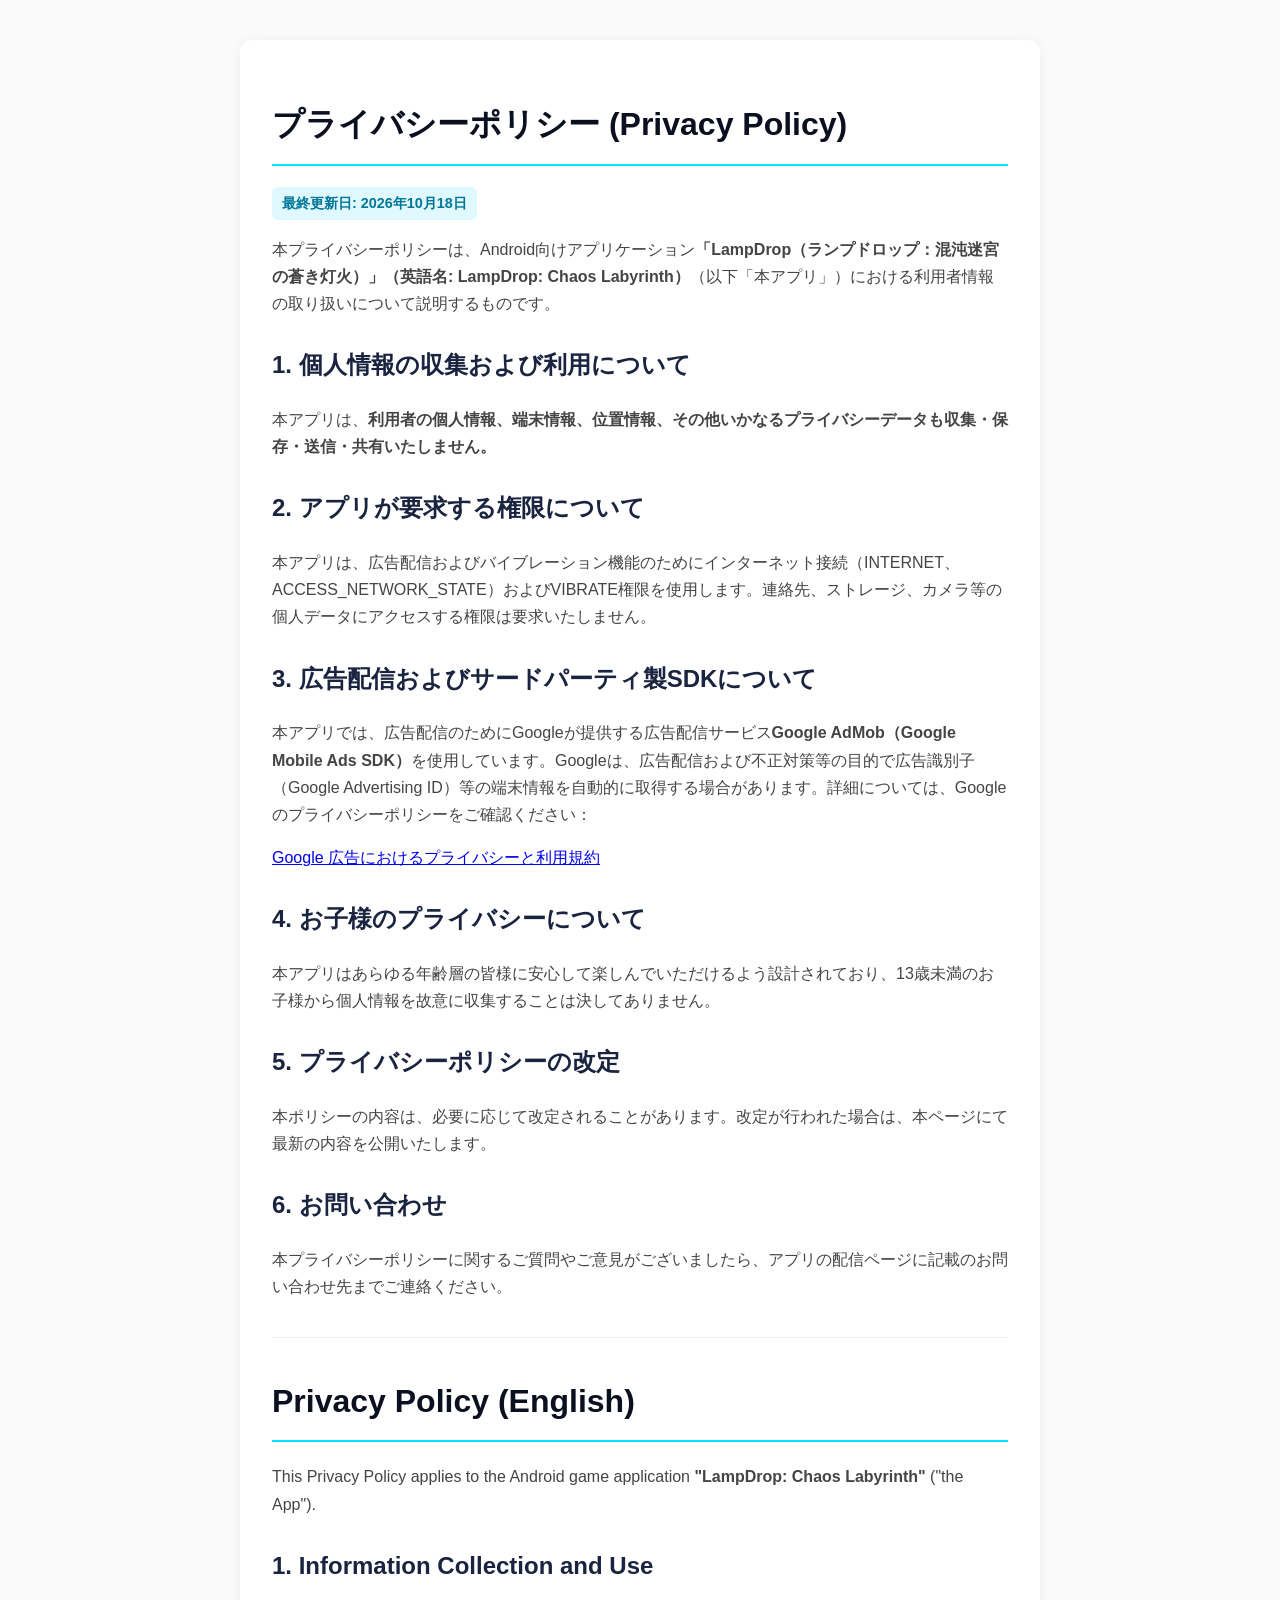
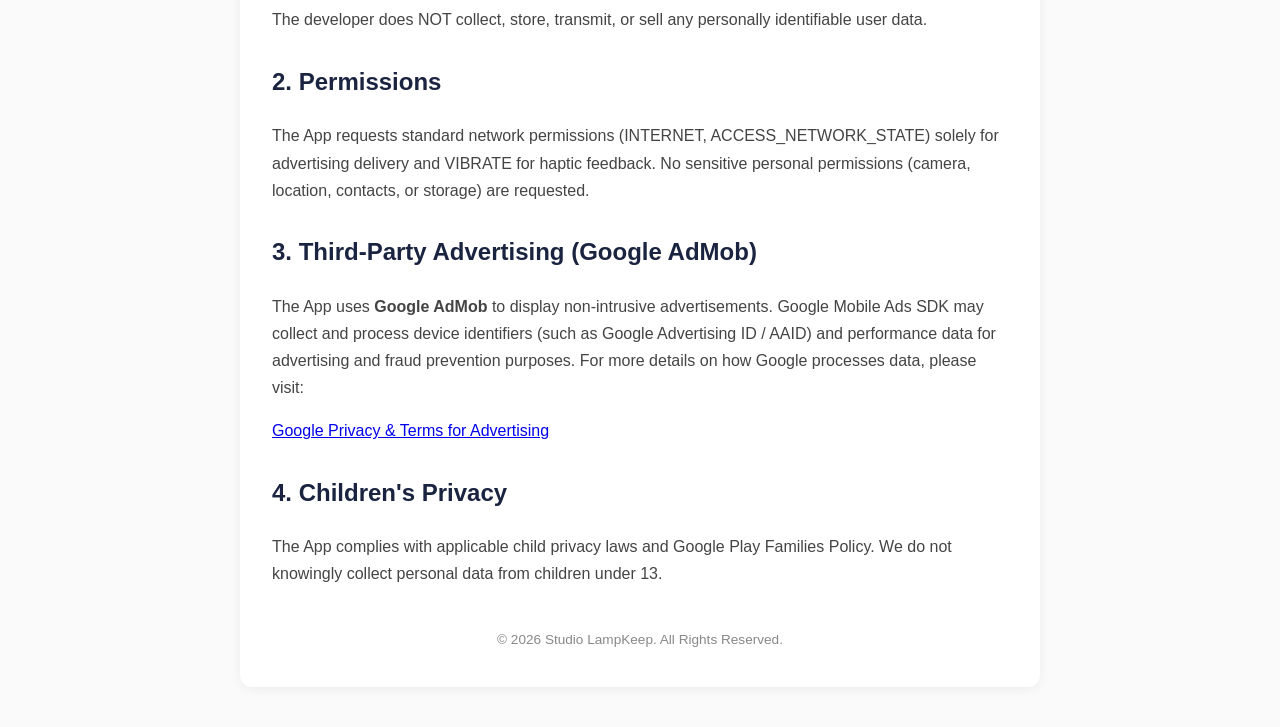
<file: blockdrop-privacy.html>
<!DOCTYPE html>
<html lang="ja">
<head>
    <meta charset="UTF-8">
    <meta name="viewport" content="width=device-width, initial-scale=1.0">
    <title>プライバシーポリシー - LampDrop (ランプドロップ)</title>
    <style>
        body {
            font-family: -apple-system, BlinkMacSystemFont, "Segoe UI", Roboto, Helvetica, Arial, sans-serif;
            line-height: 1.7;
            color: #222;
            max-width: 800px;
            margin: 40px auto;
            padding: 0 20px;
            background-color: #fafafa;
        }
        .container {
            background: #ffffff;
            padding: 36px 32px;
            border-radius: 12px;
            box-shadow: 0 2px 12px rgba(0,0,0,0.06);
        }
        h1 { color: #0a1020; border-bottom: 2px solid #00e5ff; padding-bottom: 12px; }
        h2 { color: #1a2440; margin-top: 28px; }
        p, li { color: #444; }
        .badge {
            display: inline-block;
            background: #e0f8ff;
            color: #007799;
            padding: 4px 10px;
            border-radius: 6px;
            font-weight: bold;
            font-size: 0.9em;
        }
        footer { margin-top: 40px; font-size: 0.85em; color: #888; text-align: center; }
    </style>
</head>
<body>
    <div class="container">
        <h1>プライバシーポリシー (Privacy Policy)</h1>
        <p><span class="badge">最終更新日: 2026年10月18日</span></p>

        <p>本プライバシーポリシーは、Android向けアプリケーション<strong>「LampDrop（ランプドロップ：混沌迷宮の蒼き灯火）」（英語名: LampDrop: Chaos Labyrinth）</strong>（以下「本アプリ」）における利用者情報の取り扱いについて説明するものです。</p>

        <h2>1. 個人情報の収集および利用について</h2>
        <p>本アプリは、<strong>利用者の個人情報、端末情報、位置情報、その他いかなるプライバシーデータも収集・保存・送信・共有いたしません。</strong></p>

        <h2>2. アプリが要求する権限について</h2>
        <p>本アプリは、広告配信およびバイブレーション機能のためにインターネット接続（INTERNET、ACCESS_NETWORK_STATE）およびVIBRATE権限を使用します。連絡先、ストレージ、カメラ等の個人データにアクセスする権限は要求いたしません。</p>

        <h2>3. 広告配信およびサードパーティ製SDKについて</h2>
        <p>本アプリでは、広告配信のためにGoogleが提供する広告配信サービス<strong>Google AdMob（Google Mobile Ads SDK）</strong>を使用しています。Googleは、広告配信および不正対策等の目的で広告識別子（Google Advertising ID）等の端末情報を自動的に取得する場合があります。詳細については、Googleのプライバシーポリシーをご確認ください：</p>
        <p><a href="https://policies.google.com/technologies/ads" target="_blank" rel="noopener">Google 広告におけるプライバシーと利用規約</a></p>

        <h2>4. お子様のプライバシーについて</h2>
        <p>本アプリはあらゆる年齢層の皆様に安心して楽しんでいただけるよう設計されており、13歳未満のお子様から個人情報を故意に収集することは決してありません。</p>

        <h2>5. プライバシーポリシーの改定</h2>
        <p>本ポリシーの内容は、必要に応じて改定されることがあります。改定が行われた場合は、本ページにて最新の内容を公開いたします。</p>

        <h2>6. お問い合わせ</h2>
        <p>本プライバシーポリシーに関するご質問やご意見がございましたら、アプリの配信ページに記載のお問い合わせ先までご連絡ください。</p>

        <hr style="margin: 36px 0; border: none; border-top: 1px solid #eee;">

        <h1>Privacy Policy (English)</h1>
        <p>This Privacy Policy applies to the Android game application <strong>"LampDrop: Chaos Labyrinth"</strong> ("the App").</p>

        <h2>1. Information Collection and Use</h2>
        <p>The developer does NOT collect, store, transmit, or sell any personally identifiable user data.</p>

        <h2>2. Permissions</h2>
        <p>The App requests standard network permissions (INTERNET, ACCESS_NETWORK_STATE) solely for advertising delivery and VIBRATE for haptic feedback. No sensitive personal permissions (camera, location, contacts, or storage) are requested.</p>

        <h2>3. Third-Party Advertising (Google AdMob)</h2>
        <p>The App uses <strong>Google AdMob</strong> to display non-intrusive advertisements. Google Mobile Ads SDK may collect and process device identifiers (such as Google Advertising ID / AAID) and performance data for advertising and fraud prevention purposes. For more details on how Google processes data, please visit:</p>
        <p><a href="https://policies.google.com/technologies/ads" target="_blank" rel="noopener">Google Privacy & Terms for Advertising</a></p>

        <h2>4. Children's Privacy</h2>
        <p>The App complies with applicable child privacy laws and Google Play Families Policy. We do not knowingly collect personal data from children under 13.</p>

        <footer>
            &copy; 2026 Studio LampKeep. All Rights Reserved.
        </footer>
    </div>
</body>
</html>
</file>
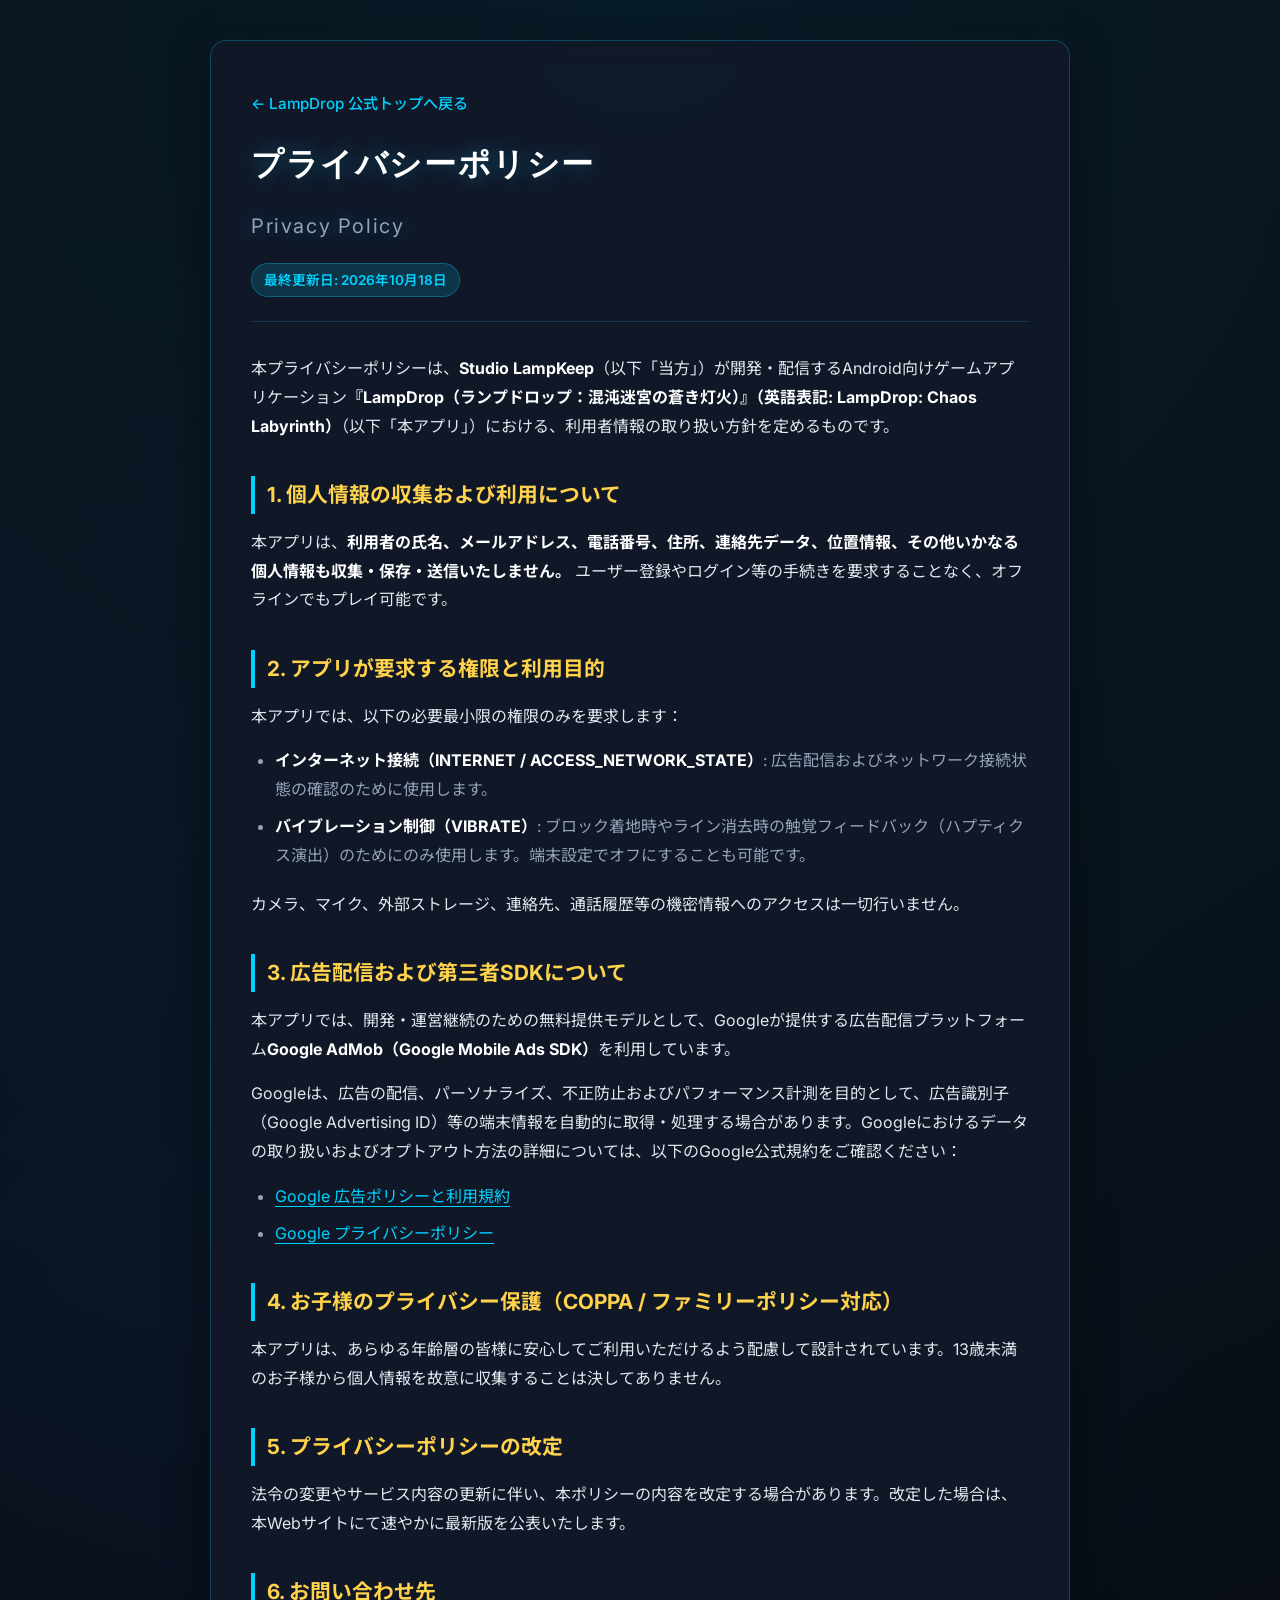
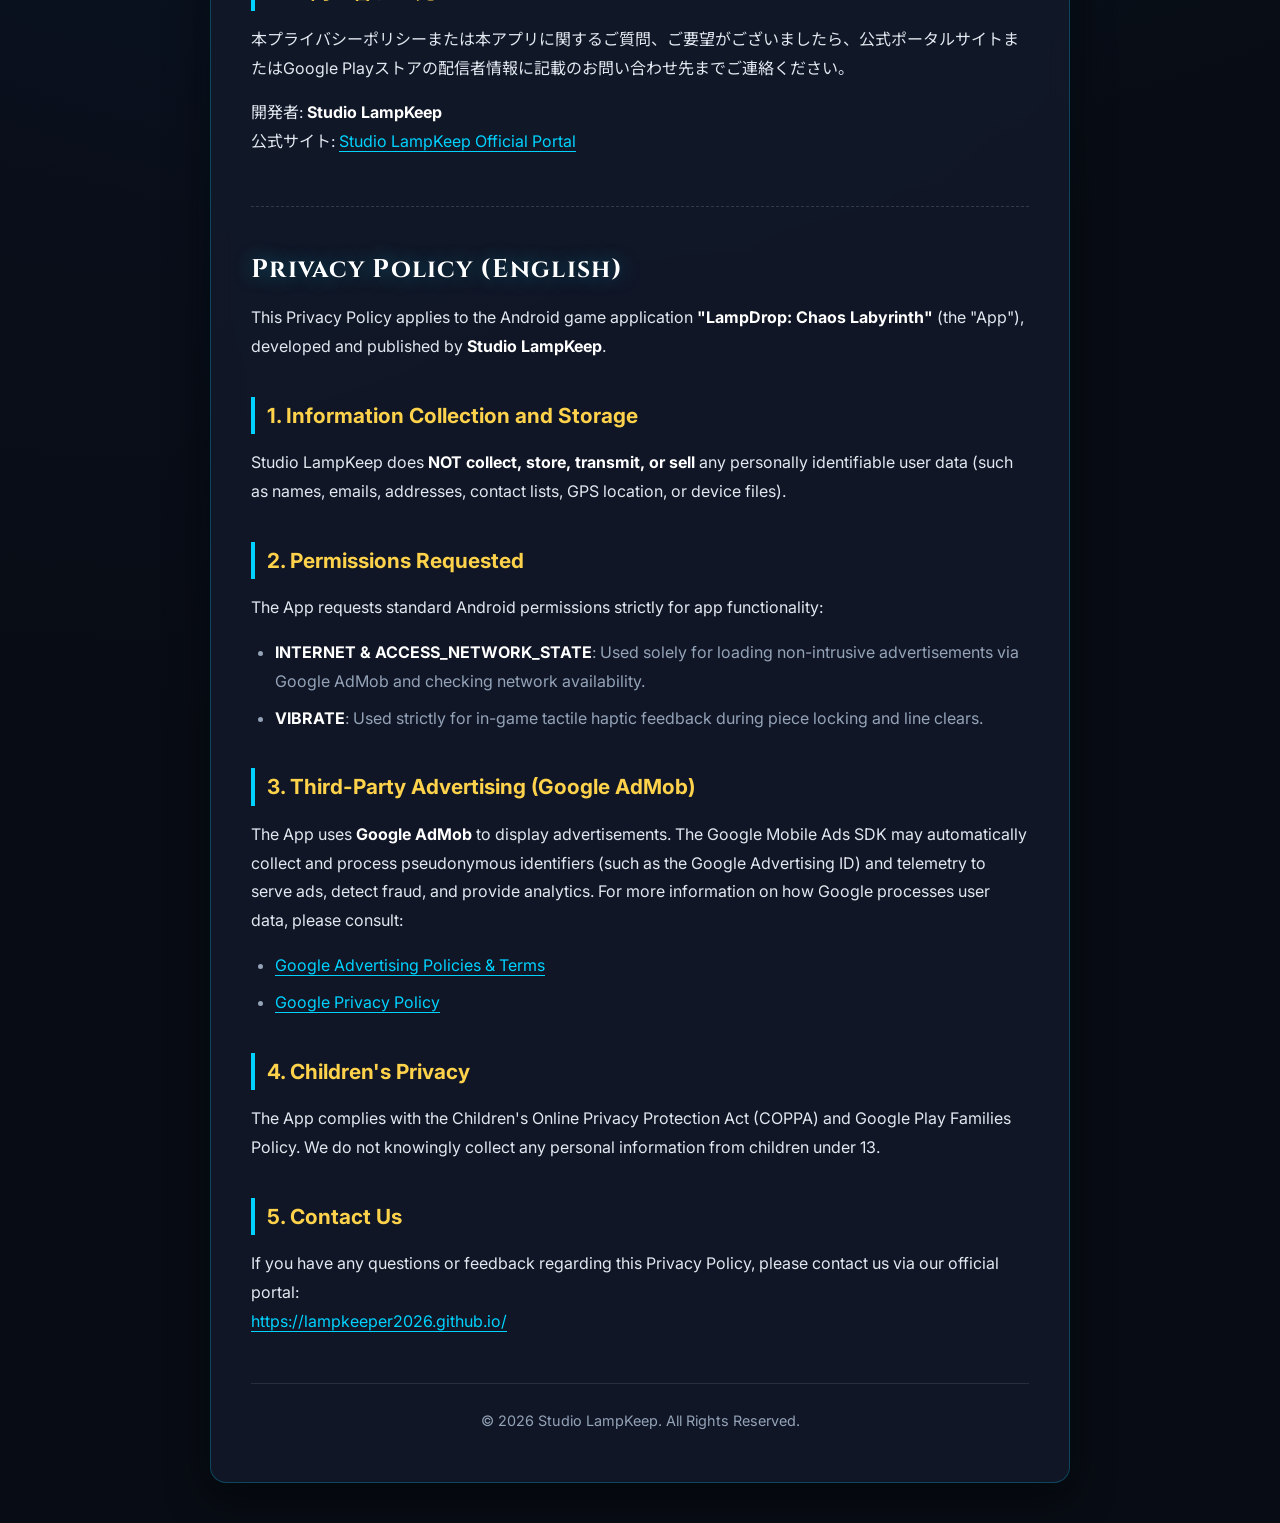
<file: lampdrop-privacy.html>
<!DOCTYPE html>
<html lang="ja">
<head>
    <meta charset="UTF-8">
    <meta name="viewport" content="width=device-width, initial-scale=1.0">
    <title>プライバシーポリシー (Privacy Policy) - LampDrop | Studio LampKeep</title>
    <meta name="description" content="Studio LampKeepが開発するAndroid向けパズルゲーム『LampDrop (ランプドロップ：混沌迷宮の蒼き灯火)』のプライバシーポリシーです。">
    <!-- Google Fonts -->
    <link rel="preconnect" href="https://fonts.googleapis.com">
    <link rel="preconnect" href="https://fonts.gstatic.com" crossorigin>
    <link href="https://fonts.googleapis.com/css2?family=Cinzel:wght@600;800&family=Inter:wght@400;500;700&family=Noto+Sans+JP:wght@400;500;700&display=swap" rel="stylesheet">
    <style>
        :root {
            --bg-color: #080c14;
            --card-bg: rgba(18, 25, 42, 0.85);
            --card-border: rgba(0, 210, 255, 0.25);
            --text-main: #e2e8f0;
            --text-muted: #94a3b8;
            --accent-cyan: #00d2ff;
            --accent-gold: #ffd24b;
            --accent-blue: #1e3a8a;
        }

        * {
            box-sizing: border-box;
            margin: 0;
            padding: 0;
        }

        body {
            background-color: var(--bg-color);
            background-image: 
                radial-gradient(circle at 50% 0%, rgba(0, 210, 255, 0.08) 0%, transparent 60%),
                radial-gradient(circle at 10% 40%, rgba(30, 58, 138, 0.1) 0%, transparent 50%);
            color: var(--text-main);
            font-family: 'Inter', 'Noto Sans JP', sans-serif;
            line-height: 1.8;
            padding: 40px 20px;
            min-height: 100vh;
        }

        .container {
            max-width: 860px;
            margin: 0 auto;
            background: var(--card-bg);
            border: 1px solid var(--card-border);
            border-radius: 16px;
            padding: 48px 40px;
            box-shadow: 0 12px 40px rgba(0, 0, 0, 0.6), 0 0 25px rgba(0, 210, 255, 0.05);
            backdrop-filter: blur(12px);
        }

        .header {
            border-bottom: 1px solid rgba(0, 210, 255, 0.2);
            padding-bottom: 24px;
            margin-bottom: 32px;
        }

        .nav-back {
            display: inline-flex;
            align-items: center;
            gap: 8px;
            color: var(--accent-cyan);
            text-decoration: none;
            font-size: 0.95rem;
            margin-bottom: 20px;
            font-weight: 500;
            transition: transform 0.2s ease, color 0.2s ease;
        }

        .nav-back:hover {
            color: #ffffff;
            transform: translateX(-4px);
        }

        h1 {
            font-family: 'Cinzel', serif;
            font-size: 2rem;
            color: #ffffff;
            letter-spacing: 0.05em;
            margin-bottom: 10px;
            text-shadow: 0 0 20px rgba(0, 210, 255, 0.4);
        }

        .updated-badge {
            display: inline-block;
            background: rgba(0, 210, 255, 0.15);
            color: var(--accent-cyan);
            border: 1px solid rgba(0, 210, 255, 0.3);
            padding: 4px 12px;
            border-radius: 20px;
            font-size: 0.85rem;
            font-weight: 600;
        }

        h2 {
            font-size: 1.3rem;
            color: var(--accent-gold);
            margin-top: 36px;
            margin-bottom: 14px;
            border-left: 4px solid var(--accent-cyan);
            padding-left: 12px;
        }

        p {
            color: var(--text-main);
            margin-bottom: 16px;
            font-size: 1rem;
        }

        ul {
            margin-left: 24px;
            margin-bottom: 20px;
            color: var(--text-muted);
        }

        li {
            margin-bottom: 8px;
        }

        strong {
            color: #ffffff;
        }

        a {
            color: var(--accent-cyan);
            text-decoration: underline;
            text-underline-offset: 4px;
        }

        a:hover {
            color: #ffffff;
        }

        .en-section {
            margin-top: 50px;
            padding-top: 40px;
            border-top: 1px dashed rgba(255, 255, 255, 0.15);
        }

        .footer {
            margin-top: 48px;
            text-align: center;
            border-top: 1px solid rgba(255, 255, 255, 0.1);
            padding-top: 24px;
            color: var(--text-muted);
            font-size: 0.9rem;
        }

        @media (max-width: 640px) {
            .container {
                padding: 28px 20px;
            }
            h1 {
                font-size: 1.5rem;
            }
        }
    </style>
</head>
<body>

<div class="container">
    <div class="header">
        <a href="index.html" class="nav-back">← LampDrop 公式トップへ戻る</a>
        <h1>プライバシーポリシー<br><span style="font-size: 1.25rem; font-family: 'Inter', sans-serif; font-weight: normal; color: var(--text-muted);">Privacy Policy</span></h1>
        <span class="updated-badge">最終更新日: 2026年10月18日</span>
    </div>

    <p>本プライバシーポリシーは、<strong>Studio LampKeep</strong>（以下「当方」）が開発・配信するAndroid向けゲームアプリケーション<strong>『LampDrop（ランプドロップ：混沌迷宮の蒼き灯火）』（英語表記: LampDrop: Chaos Labyrinth）</strong>（以下「本アプリ」）における、利用者情報の取り扱い方針を定めるものです。</p>

    <h2>1. 個人情報の収集および利用について</h2>
    <p>本アプリは、<strong>利用者の氏名、メールアドレス、電話番号、住所、連絡先データ、位置情報、その他いかなる個人情報も収集・保存・送信いたしません。</strong> ユーザー登録やログイン等の手続きを要求することなく、オフラインでもプレイ可能です。</p>

    <h2>2. アプリが要求する権限と利用目的</h2>
    <p>本アプリでは、以下の必要最小限の権限のみを要求します：</p>
    <ul>
        <li><strong>インターネット接続（INTERNET / ACCESS_NETWORK_STATE）</strong>: 広告配信およびネットワーク接続状態の確認のために使用します。</li>
        <li><strong>バイブレーション制御（VIBRATE）</strong>: ブロック着地時やライン消去時の触覚フィードバック（ハプティクス演出）のためにのみ使用します。端末設定でオフにすることも可能です。</li>
    </ul>
    <p>カメラ、マイク、外部ストレージ、連絡先、通話履歴等の機密情報へのアクセスは一切行いません。</p>

    <h2>3. 広告配信および第三者SDKについて</h2>
    <p>本アプリでは、開発・運営継続のための無料提供モデルとして、Googleが提供する広告配信プラットフォーム<strong>Google AdMob（Google Mobile Ads SDK）</strong>を利用しています。</p>
    <p>Googleは、広告の配信、パーソナライズ、不正防止およびパフォーマンス計測を目的として、広告識別子（Google Advertising ID）等の端末情報を自動的に取得・処理する場合があります。Googleにおけるデータの取り扱いおよびオプトアウト方法の詳細については、以下のGoogle公式規約をご確認ください：</p>
    <ul>
        <li><a href="https://policies.google.com/technologies/ads" target="_blank" rel="noopener">Google 広告ポリシーと利用規約</a></li>
        <li><a href="https://policies.google.com/privacy" target="_blank" rel="noopener">Google プライバシーポリシー</a></li>
    </ul>

    <h2>4. お子様のプライバシー保護（COPPA / ファミリーポリシー対応）</h2>
    <p>本アプリは、あらゆる年齢層の皆様に安心してご利用いただけるよう配慮して設計されています。13歳未満のお子様から個人情報を故意に収集することは決してありません。</p>

    <h2>5. プライバシーポリシーの改定</h2>
    <p>法令の変更やサービス内容の更新に伴い、本ポリシーの内容を改定する場合があります。改定した場合は、本Webサイトにて速やかに最新版を公表いたします。</p>

    <h2>6. お問い合わせ先</h2>
    <p>本プライバシーポリシーまたは本アプリに関するご質問、ご要望がございましたら、公式ポータルサイトまたはGoogle Playストアの配信者情報に記載のお問い合わせ先までご連絡ください。</p>
    <p>開発者: <strong>Studio LampKeep</strong><br>
    公式サイト: <a href="https://lampkeeper2026.github.io/" target="_blank" rel="noopener">Studio LampKeep Official Portal</a></p>

    <!-- English Section -->
    <div class="en-section">
        <h1 style="font-size: 1.6rem;">Privacy Policy (English)</h1>
        <p style="margin-top: 10px;">This Privacy Policy applies to the Android game application <strong>"LampDrop: Chaos Labyrinth"</strong> (the "App"), developed and published by <strong>Studio LampKeep</strong>.</p>

        <h2>1. Information Collection and Storage</h2>
        <p>Studio LampKeep does <strong>NOT collect, store, transmit, or sell</strong> any personally identifiable user data (such as names, emails, addresses, contact lists, GPS location, or device files).</p>

        <h2>2. Permissions Requested</h2>
        <p>The App requests standard Android permissions strictly for app functionality:</p>
        <ul>
            <li><strong>INTERNET & ACCESS_NETWORK_STATE</strong>: Used solely for loading non-intrusive advertisements via Google AdMob and checking network availability.</li>
            <li><strong>VIBRATE</strong>: Used strictly for in-game tactile haptic feedback during piece locking and line clears.</li>
        </ul>

        <h2>3. Third-Party Advertising (Google AdMob)</h2>
        <p>The App uses <strong>Google AdMob</strong> to display advertisements. The Google Mobile Ads SDK may automatically collect and process pseudonymous identifiers (such as the Google Advertising ID) and telemetry to serve ads, detect fraud, and provide analytics. For more information on how Google processes user data, please consult:</p>
        <ul>
            <li><a href="https://policies.google.com/technologies/ads" target="_blank" rel="noopener">Google Advertising Policies & Terms</a></li>
            <li><a href="https://policies.google.com/privacy" target="_blank" rel="noopener">Google Privacy Policy</a></li>
        </ul>

        <h2>4. Children's Privacy</h2>
        <p>The App complies with the Children's Online Privacy Protection Act (COPPA) and Google Play Families Policy. We do not knowingly collect any personal information from children under 13.</p>

        <h2>5. Contact Us</h2>
        <p>If you have any questions or feedback regarding this Privacy Policy, please contact us via our official portal:<br>
        <a href="https://lampkeeper2026.github.io/" target="_blank" rel="noopener">https://lampkeeper2026.github.io/</a></p>
    </div>

    <div class="footer">
        &copy; 2026 Studio LampKeep. All Rights Reserved.
    </div>
</div>

</body>
</html>
</file>
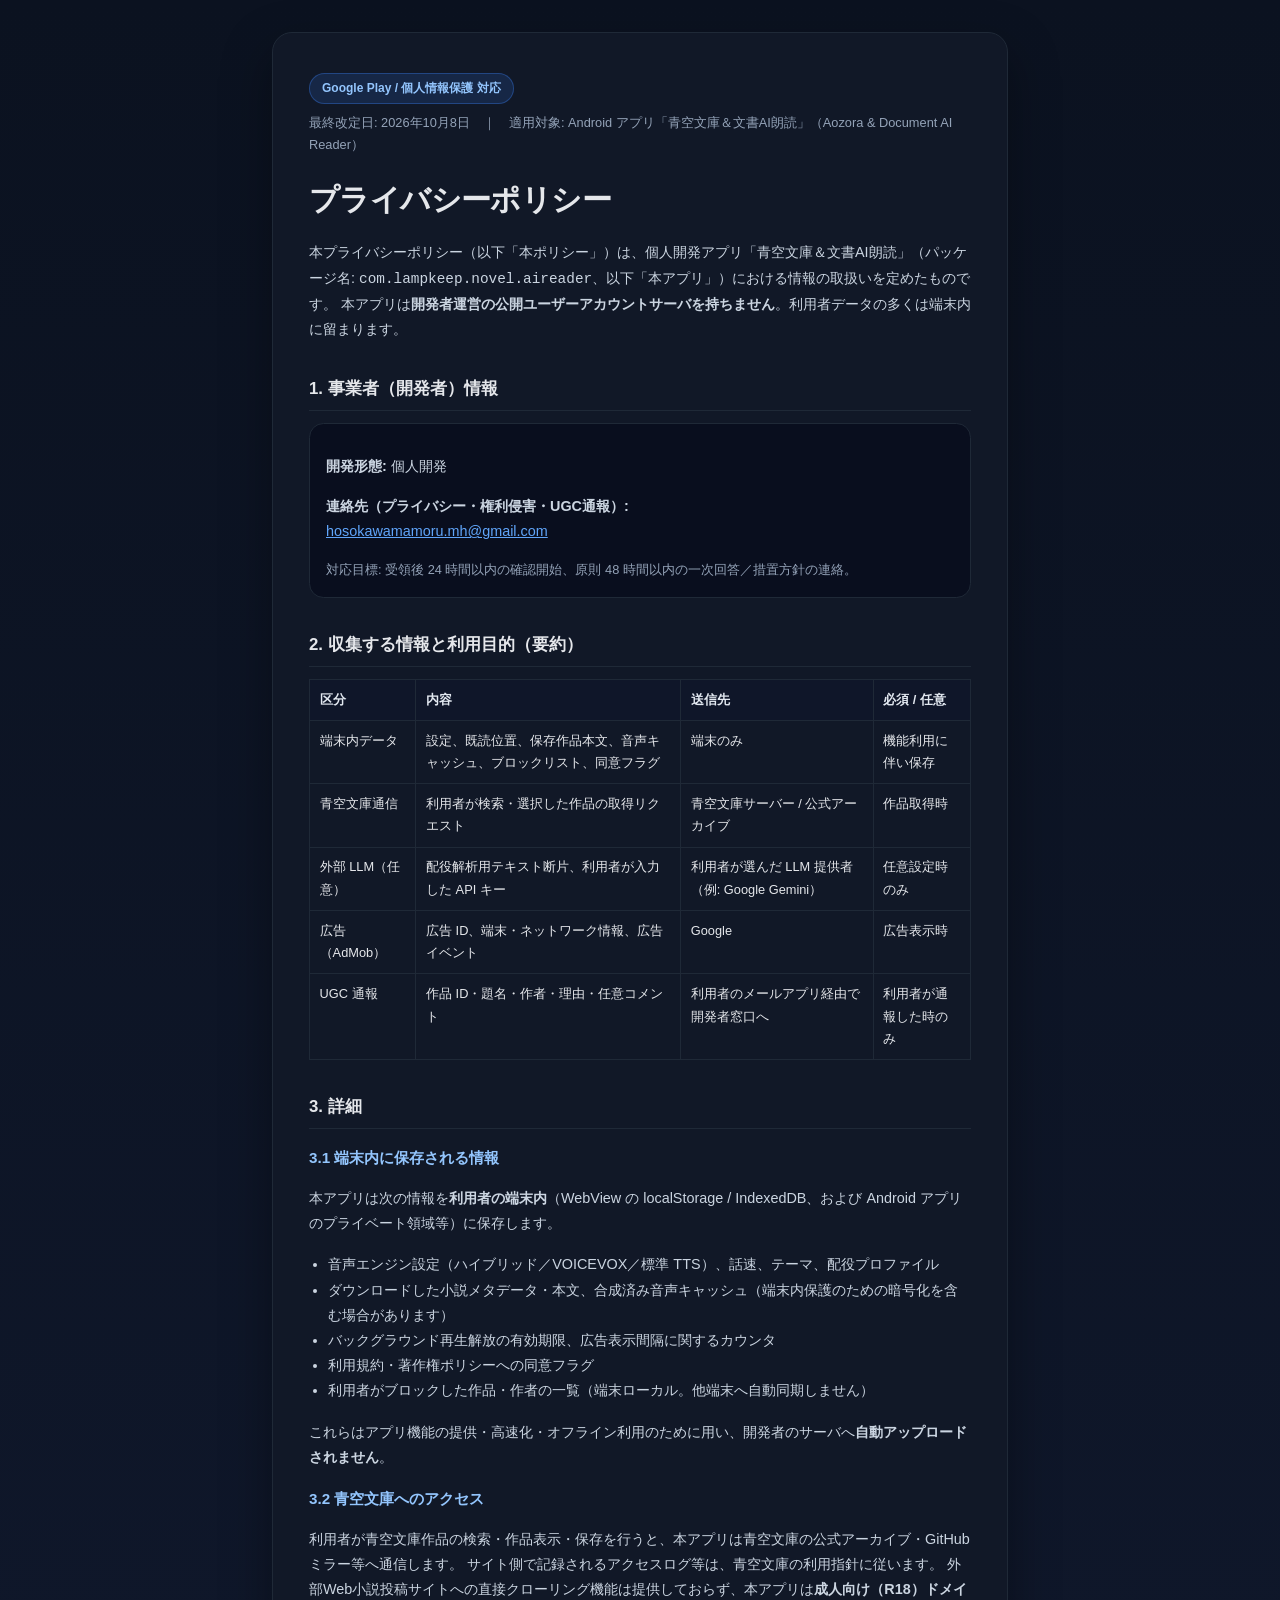
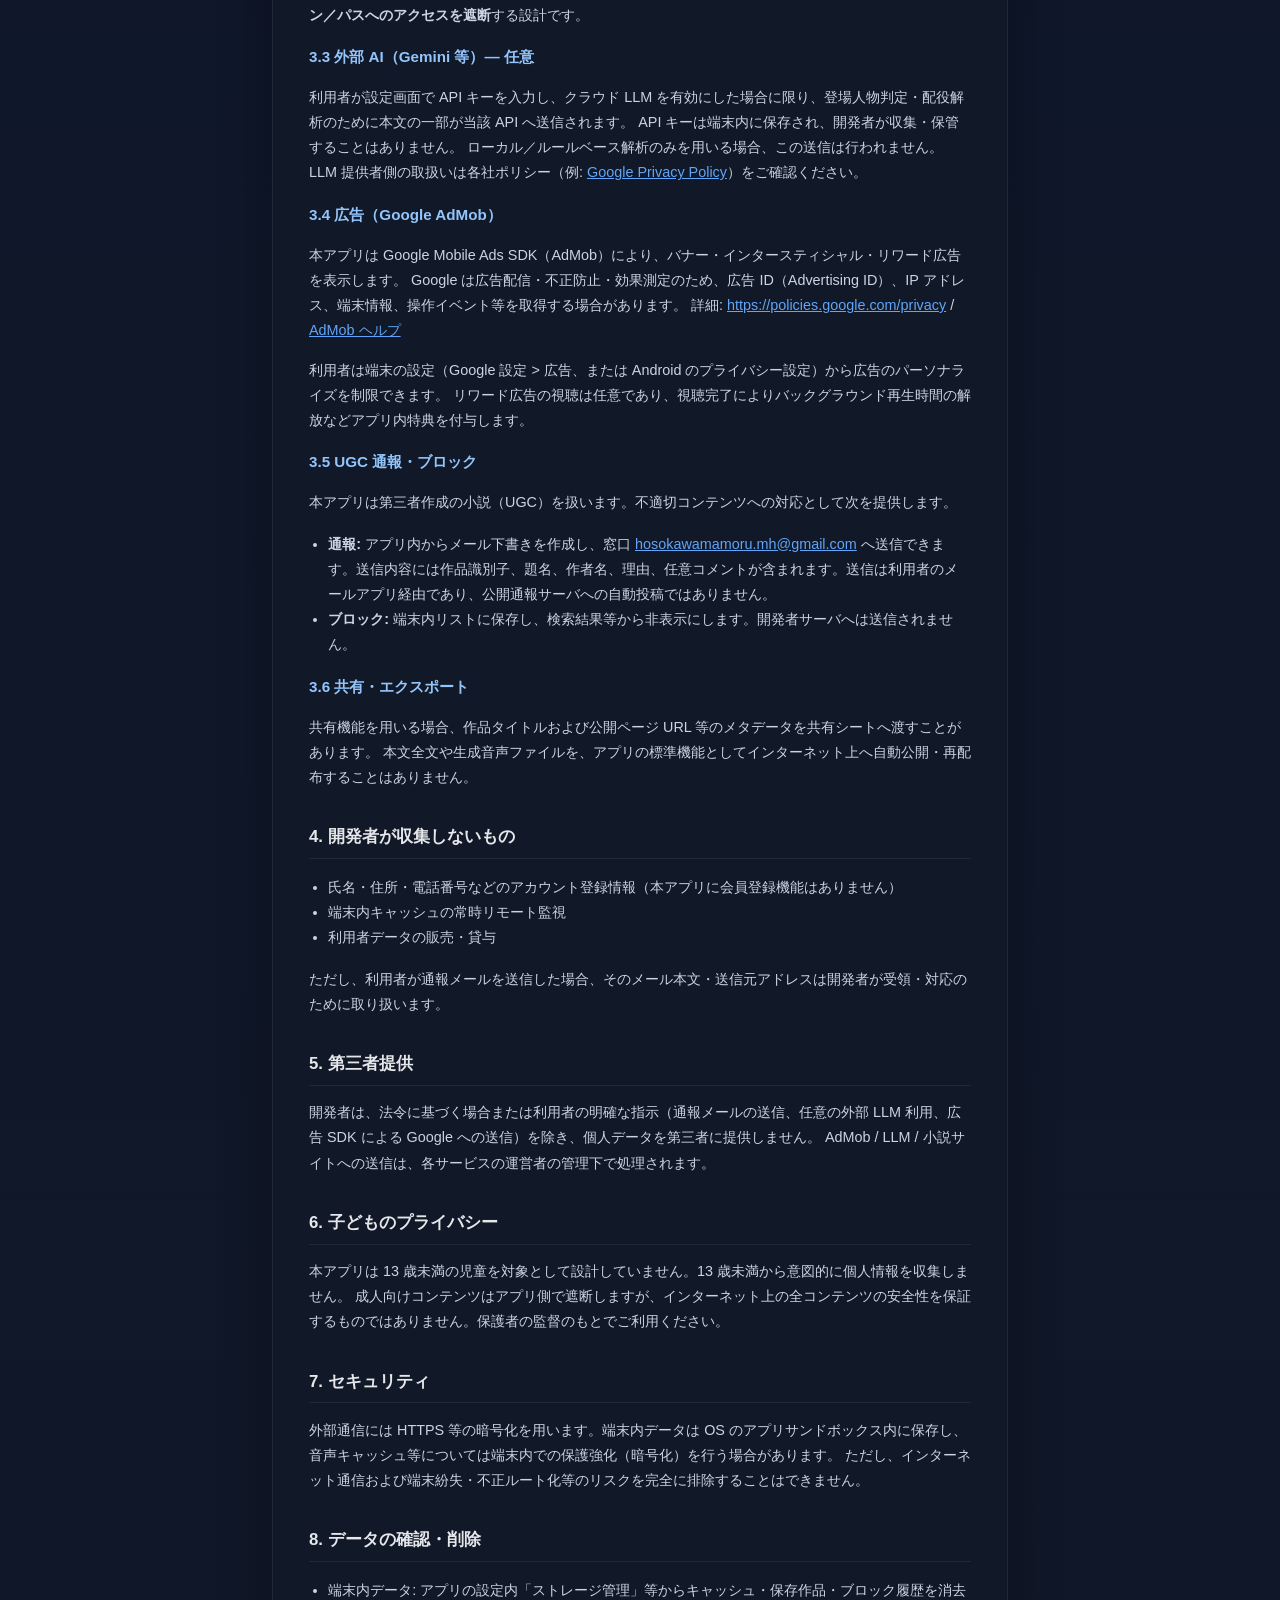
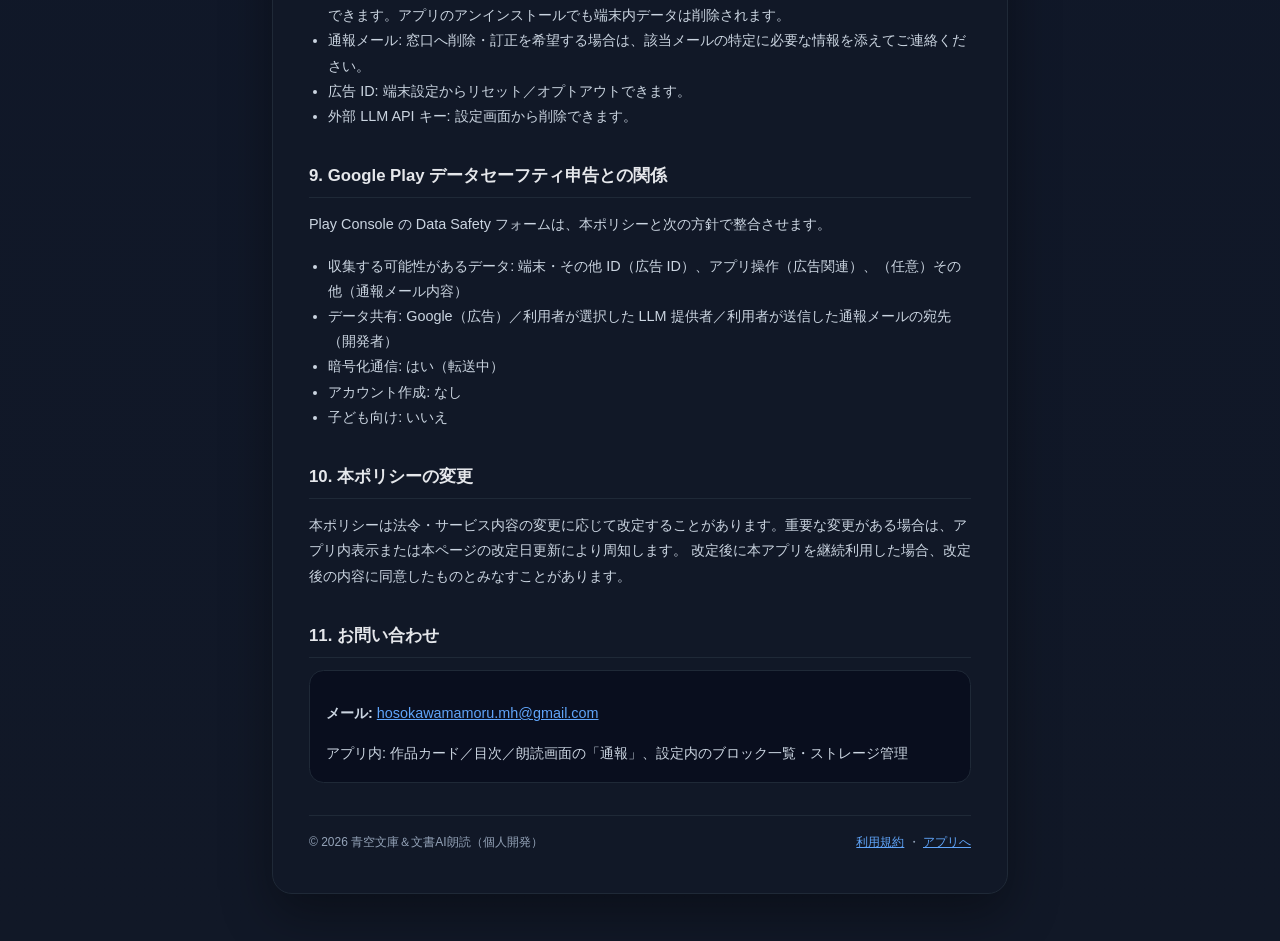
<file: privacy.html>
<!DOCTYPE html>
<html lang="ja">
<head>
  <meta charset="UTF-8" />
  <meta name="viewport" content="width=device-width, initial-scale=1.0, viewport-fit=cover" />
  <title>プライバシーポリシー | 青空文庫＆文書AI朗読</title>
  <meta name="description" content="青空文庫＆文書AI朗読（Aozora & Document AI Reader）のプライバシーポリシー。Google Play データセーフティ申告と整合。" />
  <style>
    :root {
      --bg: #0b1220;
      --card: #111827;
      --border: #1f2937;
      --text: #e5e7eb;
      --muted: #94a3b8;
      --accent: #3b82f6;
      --accent-soft: rgba(59, 130, 246, 0.15);
    }
    * { box-sizing: border-box; }
    body {
      margin: 0;
      font-family: "Hiragino Sans", "Noto Sans JP", "Segoe UI", sans-serif;
      background: linear-gradient(180deg, #0b1220 0%, #0f172a 40%, #111827 100%);
      color: var(--text);
      line-height: 1.75;
      padding: 2rem 1rem 3rem;
    }
    .wrap {
      max-width: 46rem;
      margin: 0 auto;
      background: var(--card);
      border: 1px solid var(--border);
      border-radius: 1.25rem;
      padding: 1.75rem 1.5rem 2rem;
      box-shadow: 0 20px 50px rgba(0,0,0,.35);
    }
    @media (min-width: 640px) {
      .wrap { padding: 2.5rem 2.25rem; }
    }
    .badge {
      display: inline-block;
      padding: .25rem .75rem;
      border-radius: 999px;
      background: var(--accent-soft);
      color: #93c5fd;
      border: 1px solid rgba(59,130,246,.35);
      font-size: .75rem;
      font-weight: 600;
    }
    .meta { color: var(--muted); font-size: .8rem; margin-top: .5rem; }
    h1 {
      font-size: clamp(1.4rem, 4vw, 1.9rem);
      margin: 1rem 0 .35rem;
      letter-spacing: -.02em;
    }
    h2 {
      font-size: 1.05rem;
      margin: 2rem 0 .75rem;
      padding-bottom: .4rem;
      border-bottom: 1px solid var(--border);
    }
    h3 { font-size: .95rem; color: #93c5fd; margin: 1rem 0 .35rem; }
    p, li { font-size: .9rem; color: #cbd5e1; }
    ul { padding-left: 1.2rem; }
    .box {
      background: rgba(2,6,23,.55);
      border: 1px solid var(--border);
      border-radius: .9rem;
      padding: 1rem;
      margin: .75rem 0;
    }
    a { color: #60a5fa; }
    table {
      width: 100%;
      border-collapse: collapse;
      font-size: .8rem;
      margin: .75rem 0 1rem;
    }
    th, td {
      border: 1px solid var(--border);
      padding: .55rem .6rem;
      text-align: left;
      vertical-align: top;
    }
    th { background: rgba(15,23,42,.9); color: #e2e8f0; }
    .footer {
      margin-top: 2rem;
      padding-top: 1rem;
      border-top: 1px solid var(--border);
      display: flex;
      flex-wrap: wrap;
      gap: .75rem 1.25rem;
      justify-content: space-between;
      color: var(--muted);
      font-size: .75rem;
    }
  </style>
</head>
<body>
  <main class="wrap">
    <div>
      <span class="badge">Google Play / 個人情報保護 対応</span>
      <p class="meta">最終改定日: 2026年10月8日　｜　適用対象: Android アプリ「青空文庫＆文書AI朗読」（Aozora & Document AI Reader）</p>
      <h1>プライバシーポリシー</h1>
      <p>
        本プライバシーポリシー（以下「本ポリシー」）は、個人開発アプリ「青空文庫＆文書AI朗読」（パッケージ名: <code>com.lampkeep.novel.aireader</code>、以下「本アプリ」）における情報の取扱いを定めたものです。
        本アプリは<strong>開発者運営の公開ユーザーアカウントサーバを持ちません</strong>。利用者データの多くは端末内に留まります。
      </p>
    </div>

    <h2>1. 事業者（開発者）情報</h2>
    <div class="box">
      <p><strong>開発形態:</strong> 個人開発</p>
      <p><strong>連絡先（プライバシー・権利侵害・UGC通報）:</strong><br />
        <a href="mailto:hosokawamamoru.mh@gmail.com">hosokawamamoru.mh@gmail.com</a>
      </p>
      <p style="margin-bottom:0;font-size:.8rem;color:var(--muted);">
        対応目標: 受領後 24 時間以内の確認開始、原則 48 時間以内の一次回答／措置方針の連絡。
      </p>
    </div>

    <h2>2. 収集する情報と利用目的（要約）</h2>
    <table>
      <thead>
        <tr>
          <th>区分</th>
          <th>内容</th>
          <th>送信先</th>
          <th>必須 / 任意</th>
        </tr>
      </thead>
      <tbody>
        <tr>
          <td>端末内データ</td>
          <td>設定、既読位置、保存作品本文、音声キャッシュ、ブロックリスト、同意フラグ</td>
          <td>端末のみ</td>
          <td>機能利用に伴い保存</td>
        </tr>
        <tr>
          <td>青空文庫通信</td>
          <td>利用者が検索・選択した作品の取得リクエスト</td>
          <td>青空文庫サーバー / 公式アーカイブ</td>
          <td>作品取得時</td>
        </tr>
        <tr>
          <td>外部 LLM（任意）</td>
          <td>配役解析用テキスト断片、利用者が入力した API キー</td>
          <td>利用者が選んだ LLM 提供者（例: Google Gemini）</td>
          <td>任意設定時のみ</td>
        </tr>
        <tr>
          <td>広告（AdMob）</td>
          <td>広告 ID、端末・ネットワーク情報、広告イベント</td>
          <td>Google</td>
          <td>広告表示時</td>
        </tr>
        <tr>
          <td>UGC 通報</td>
          <td>作品 ID・題名・作者・理由・任意コメント</td>
          <td>利用者のメールアプリ経由で開発者窓口へ</td>
          <td>利用者が通報した時のみ</td>
        </tr>
      </tbody>
    </table>

    <h2>3. 詳細</h2>

    <h3>3.1 端末内に保存される情報</h3>
    <p>本アプリは次の情報を<strong>利用者の端末内</strong>（WebView の localStorage / IndexedDB、および Android アプリのプライベート領域等）に保存します。</p>
    <ul>
      <li>音声エンジン設定（ハイブリッド／VOICEVOX／標準 TTS）、話速、テーマ、配役プロファイル</li>
      <li>ダウンロードした小説メタデータ・本文、合成済み音声キャッシュ（端末内保護のための暗号化を含む場合があります）</li>
      <li>バックグラウンド再生解放の有効期限、広告表示間隔に関するカウンタ</li>
      <li>利用規約・著作権ポリシーへの同意フラグ</li>
      <li>利用者がブロックした作品・作者の一覧（端末ローカル。他端末へ自動同期しません）</li>
    </ul>
    <p>これらはアプリ機能の提供・高速化・オフライン利用のために用い、開発者のサーバへ<strong>自動アップロードされません</strong>。</p>

    <h3>3.2 青空文庫へのアクセス</h3>
    <p>
      利用者が青空文庫作品の検索・作品表示・保存を行うと、本アプリは青空文庫の公式アーカイブ・GitHubミラー等へ通信します。
      サイト側で記録されるアクセスログ等は、青空文庫の利用指針に従います。
      外部Web小説投稿サイトへの直接クローリング機能は提供しておらず、本アプリは<strong>成人向け（R18）ドメイン／パスへのアクセスを遮断</strong>する設計です。
    </p>

    <h3>3.3 外部 AI（Gemini 等）— 任意</h3>
    <p>
      利用者が設定画面で API キーを入力し、クラウド LLM を有効にした場合に限り、登場人物判定・配役解析のために本文の一部が当該 API へ送信されます。
      API キーは端末内に保存され、開発者が収集・保管することはありません。
      ローカル／ルールベース解析のみを用いる場合、この送信は行われません。
      LLM 提供者側の取扱いは各社ポリシー（例: <a href="https://policies.google.com/privacy" rel="noopener noreferrer" target="_blank">Google Privacy Policy</a>）をご確認ください。
    </p>

    <h3>3.4 広告（Google AdMob）</h3>
    <p>
      本アプリは Google Mobile Ads SDK（AdMob）により、バナー・インタースティシャル・リワード広告を表示します。
      Google は広告配信・不正防止・効果測定のため、広告 ID（Advertising ID）、IP アドレス、端末情報、操作イベント等を取得する場合があります。
      詳細: <a href="https://policies.google.com/privacy" rel="noopener noreferrer" target="_blank">https://policies.google.com/privacy</a> /
      <a href="https://support.google.com/admob/answer/6128543" rel="noopener noreferrer" target="_blank">AdMob ヘルプ</a>
    </p>
    <p>
      利用者は端末の設定（Google 設定 &gt; 広告、または Android のプライバシー設定）から広告のパーソナライズを制限できます。
      リワード広告の視聴は任意であり、視聴完了によりバックグラウンド再生時間の解放などアプリ内特典を付与します。
    </p>

    <h3>3.5 UGC 通報・ブロック</h3>
    <p>
      本アプリは第三者作成の小説（UGC）を扱います。不適切コンテンツへの対応として次を提供します。
    </p>
    <ul>
      <li><strong>通報:</strong> アプリ内からメール下書きを作成し、窓口 <a href="mailto:hosokawamamoru.mh@gmail.com">hosokawamamoru.mh@gmail.com</a> へ送信できます。送信内容には作品識別子、題名、作者名、理由、任意コメントが含まれます。送信は利用者のメールアプリ経由であり、公開通報サーバへの自動投稿ではありません。</li>
      <li><strong>ブロック:</strong> 端末内リストに保存し、検索結果等から非表示にします。開発者サーバへは送信されません。</li>
    </ul>

    <h3>3.6 共有・エクスポート</h3>
    <p>
      共有機能を用いる場合、作品タイトルおよび公開ページ URL 等のメタデータを共有シートへ渡すことがあります。
      本文全文や生成音声ファイルを、アプリの標準機能としてインターネット上へ自動公開・再配布することはありません。
    </p>

    <h2>4. 開発者が収集しないもの</h2>
    <ul>
      <li>氏名・住所・電話番号などのアカウント登録情報（本アプリに会員登録機能はありません）</li>
      <li>端末内キャッシュの常時リモート監視</li>
      <li>利用者データの販売・貸与</li>
    </ul>
    <p>ただし、利用者が通報メールを送信した場合、そのメール本文・送信元アドレスは開発者が受領・対応のために取り扱います。</p>

    <h2>5. 第三者提供</h2>
    <p>
      開発者は、法令に基づく場合または利用者の明確な指示（通報メールの送信、任意の外部 LLM 利用、広告 SDK による Google への送信）を除き、個人データを第三者に提供しません。
      AdMob / LLM / 小説サイトへの送信は、各サービスの運営者の管理下で処理されます。
    </p>

    <h2>6. 子どものプライバシー</h2>
    <p>
      本アプリは 13 歳未満の児童を対象として設計していません。13 歳未満から意図的に個人情報を収集しません。
      成人向けコンテンツはアプリ側で遮断しますが、インターネット上の全コンテンツの安全性を保証するものではありません。保護者の監督のもとでご利用ください。
    </p>

    <h2>7. セキュリティ</h2>
    <p>
      外部通信には HTTPS 等の暗号化を用います。端末内データは OS のアプリサンドボックス内に保存し、音声キャッシュ等については端末内での保護強化（暗号化）を行う場合があります。
      ただし、インターネット通信および端末紛失・不正ルート化等のリスクを完全に排除することはできません。
    </p>

    <h2>8. データの確認・削除</h2>
    <ul>
      <li>端末内データ: アプリの設定内「ストレージ管理」等からキャッシュ・保存作品・ブロック履歴を消去できます。アプリのアンインストールでも端末内データは削除されます。</li>
      <li>通報メール: 窓口へ削除・訂正を希望する場合は、該当メールの特定に必要な情報を添えてご連絡ください。</li>
      <li>広告 ID: 端末設定からリセット／オプトアウトできます。</li>
      <li>外部 LLM API キー: 設定画面から削除できます。</li>
    </ul>

    <h2>9. Google Play データセーフティ申告との関係</h2>
    <p>Play Console の Data Safety フォームは、本ポリシーと次の方針で整合させます。</p>
    <ul>
      <li>収集する可能性があるデータ: 端末・その他 ID（広告 ID）、アプリ操作（広告関連）、（任意）その他（通報メール内容）</li>
      <li>データ共有: Google（広告）／利用者が選択した LLM 提供者／利用者が送信した通報メールの宛先（開発者）</li>
      <li>暗号化通信: はい（転送中）</li>
      <li>アカウント作成: なし</li>
      <li>子ども向け: いいえ</li>
    </ul>

    <h2>10. 本ポリシーの変更</h2>
    <p>
      本ポリシーは法令・サービス内容の変更に応じて改定することがあります。重要な変更がある場合は、アプリ内表示または本ページの改定日更新により周知します。
      改定後に本アプリを継続利用した場合、改定後の内容に同意したものとみなすことがあります。
    </p>

    <h2>11. お問い合わせ</h2>
    <div class="box">
      <p><strong>メール:</strong> <a href="mailto:hosokawamamoru.mh@gmail.com">hosokawamamoru.mh@gmail.com</a></p>
      <p style="margin-bottom:0;">アプリ内: 作品カード／目次／朗読画面の「通報」、設定内のブロック一覧・ストレージ管理</p>
    </div>

    <div class="footer">
      <span>&copy; 2026 青空文庫＆文書AI朗読（個人開発）</span>
      <span>
        <a href="terms.html">利用規約</a> ・
        <a href="index.html">アプリへ</a>
      </span>
    </div>
  </main>
</body>
</html>
</file>
<file: css/style.css>
/* ==========================================================================
   Studio LampKeep (蒼灯機関) - Official Design System v2.0
   Jointly crafted by Art Director, UI/UX Specialist, & Creative Motion Specialist
   ========================================================================== */

:root {
  /* --- 1. 深淵・ベースマテリアル (Obsidian & Void Abyss) --- */
  --bg-abyss-pure: #030509;
  --bg-abyss-deep: #060a12;
  --bg-surface-glass: rgba(10, 16, 28, 0.72);
  --bg-surface-elevated: rgba(16, 25, 44, 0.85);
  --bg-card: rgba(15, 23, 42, 0.65);
  
  /* --- 2. 蒼灯の神秘光 (Mystic Azure & Cyan Pulse) --- */
  --lamp-cyan-core: #00f0ff;
  --lamp-cyan-glow: rgba(0, 240, 255, 0.35);
  --lamp-cyan-deep: #0284c7;
  --lamp-cyan-subtle: rgba(0, 240, 255, 0.08);

  /* --- 3. 真鍮＆アンティークゴールド (Antique Brass & Alchemy) --- */
  --brass-highlight: #fef08a;
  --brass-gold: #d4af37;
  --brass-shadow: #78350f;
  --brass-glow: rgba(212, 175, 55, 0.35);

  /* --- 4. 作品シグネチャーカラー (Signature Palettes) --- */
  /* Prince of Chaos: 黄金と呪いの深紅 */
  --poc-gold: #f59e0b;
  --poc-crimson: #e11d48;
  --poc-glow: rgba(245, 158, 11, 0.32);

  /* LampDrop: 魔導ランプのルビー＆ティール */
  --lampdrop-rose: #fb7185;
  --lampdrop-cyan: #22d3ee;
  --lampdrop-glow: rgba(251, 113, 133, 0.32);

  /* 青空文庫＆文書AI朗読: 言霊のエーテルバイオレット */
  --reader-violet: #a855f7;
  --reader-indigo: #6366f1;
  --reader-glow: rgba(168, 85, 247, 0.32);

  /* --- 5. タイポグラフィ --- */
  --text-pure: #f8fafc;
  --text-silver: #cbd5e1;
  --text-muted: #94a3b8;
  --text-dim: #64748b;
  --text-gold-accent: #fde047;

  --font-serif-gothic: 'Cinzel', 'Shippori Mincho', 'Noto Serif JP', serif;
  --font-heading-mincho: 'Shippori Mincho', 'Noto Serif JP', serif;
  --font-spec: 'Space Grotesk', -apple-system, BlinkMacSystemFont, sans-serif;
  --font-base: 'Inter', -apple-system, BlinkMacSystemFont, 'Hiragino Sans', 'Noto Sans JP', sans-serif;

  /* --- 6. 境界線＆シャドウ --- */
  --border-ornate: 1px solid rgba(212, 175, 55, 0.22);
  --border-glass: 1px solid rgba(255, 255, 255, 0.08);
  --border-glow-cyan: rgba(0, 240, 255, 0.35);
  
  --radius-sm: 8px;
  --radius-md: 14px;
  --radius-lg: 20px;
  --radius-full: 9999px;

  --shadow-card: 0 16px 45px -10px rgba(0, 0, 0, 0.75);
  --shadow-glow-cyan: 0 0 40px -5px rgba(0, 240, 255, 0.3);
}

*, *::before, *::after {
  box-sizing: border-box;
  margin: 0;
  padding: 0;
}

html {
  scroll-behavior: smooth;
  color-scheme: dark;
}

body {
  font-family: var(--font-base);
  background-color: var(--bg-abyss-pure);
  color: var(--text-silver);
  line-height: 1.75;
  overflow-x: hidden;
  background-image: 
    radial-gradient(circle at 20% 15%, rgba(0, 240, 255, 0.07) 0%, transparent 50%),
    radial-gradient(circle at 80% 45%, rgba(212, 175, 55, 0.06) 0%, transparent 45%),
    radial-gradient(circle at 50% 80%, rgba(168, 85, 247, 0.05) 0%, transparent 50%),
    linear-gradient(to bottom, #030509, #060a12 40%, #04070d 80%, #020306);
  background-attachment: fixed;
  min-height: 100vh;
  position: relative;
  touch-action: manipulation;
}

/* スクロール位置のオフセット補正 */
section[id] {
  scroll-margin-top: 90px;
}

a {
  color: inherit;
  text-decoration: none;
}

img {
  max-width: 100%;
  height: auto;
  display: block;
}

button {
  font-family: inherit;
  cursor: pointer;
  border: none;
  background: none;
}

.container {
  width: 100%;
  max-width: 1240px;
  margin: 0 auto;
  padding: 0 24px;
}

/* ==========================================================================
   Ambient Particle Canvas Engine
   ========================================================================== */
.lantern-particle-wrapper {
  position: absolute;
  top: 0;
  left: 0;
  width: 100%;
  height: 100%;
  pointer-events: none;
  overflow: hidden;
  z-index: 1;
}

#lantern-canvas {
  position: absolute;
  top: 0;
  left: 0;
  width: 100%;
  height: 100%;
  display: block;
}

.lantern-vignette {
  position: absolute;
  inset: 0;
  background: radial-gradient(
    circle at 50% 35%,
    transparent 15%,
    rgba(3, 5, 9, 0.4) 60%,
    rgba(3, 5, 9, 0.95) 100%
  );
  pointer-events: none;
}

/* ==========================================================================
   Header & Navigation
   ========================================================================== */
.site-header {
  position: fixed;
  top: 0;
  left: 0;
  width: 100%;
  z-index: 1000;
  background: rgba(3, 5, 9, 0.78);
  backdrop-filter: blur(18px) saturate(160%);
  -webkit-backdrop-filter: blur(18px) saturate(160%);
  border-bottom: 1px solid rgba(255, 255, 255, 0.08);
  transition: all 0.35s ease;
}

.site-header.scrolled {
  background: rgba(3, 5, 9, 0.94);
  box-shadow: 0 4px 25px rgba(0, 0, 0, 0.6);
  border-bottom-color: rgba(0, 240, 255, 0.2);
}

.nav-container {
  display: flex;
  align-items: center;
  justify-content: space-between;
  height: 76px;
}

.brand-logo {
  display: flex;
  align-items: center;
  gap: 14px;
  font-family: var(--font-serif-gothic);
  font-weight: 700;
  font-size: 1.25rem;
  letter-spacing: 0.08em;
  transition: transform 0.25s ease;
}

.brand-logo:hover {
  transform: translateY(-1px);
}

.brand-icon-wrapper {
  width: 44px;
  height: 44px;
  border-radius: var(--radius-sm);
  background: linear-gradient(135deg, rgba(0, 240, 255, 0.25), rgba(16, 25, 44, 0.8));
  border: 1px solid var(--lamp-cyan-core);
  display: flex;
  align-items: center;
  justify-content: center;
  box-shadow: 0 0 15px var(--lamp-cyan-glow);
  overflow: hidden;
  position: relative;
}

.brand-icon-wrapper::after {
  content: '';
  position: absolute;
  inset: 0;
  border-radius: inherit;
  box-shadow: inset 0 0 8px rgba(0, 240, 255, 0.4);
}

.brand-icon-wrapper img {
  width: 100%;
  height: 100%;
  object-fit: cover;
}

.brand-name {
  color: var(--text-pure);
  text-shadow: 0 0 12px rgba(255, 255, 255, 0.2);
}

.brand-name span {
  font-family: var(--font-heading-mincho);
  color: var(--lamp-cyan-core);
  font-size: 0.85em;
  margin-left: 6px;
  letter-spacing: 0.1em;
  opacity: 0.95;
}

.nav-links {
  display: flex;
  gap: 32px;
  align-items: center;
  list-style: none;
}

.nav-link {
  font-size: 0.92rem;
  color: var(--text-silver);
  font-weight: 500;
  letter-spacing: 0.03em;
  transition: color 0.25s ease;
  position: relative;
  padding: 6px 0;
}

.nav-link:hover, .nav-link.active {
  color: var(--lamp-cyan-core);
}

.nav-link::after {
  content: '';
  position: absolute;
  bottom: 0;
  left: 0;
  width: 0%;
  height: 2px;
  background: linear-gradient(90deg, var(--lamp-cyan-core), var(--brass-gold));
  transition: width 0.25s ease;
}

.nav-link:hover::after, .nav-link.active::after {
  width: 100%;
}

.nav-btn {
  padding: 9px 22px;
  border-radius: var(--radius-full);
  background: linear-gradient(135deg, rgba(0, 240, 255, 0.12), rgba(2, 132, 199, 0.25));
  border: 1px solid var(--lamp-cyan-core);
  color: var(--text-pure);
  font-size: 0.9rem;
  font-weight: 600;
  letter-spacing: 0.04em;
  transition: all 0.3s cubic-bezier(0.16, 1, 0.3, 1);
  display: inline-flex;
  align-items: center;
  gap: 8px;
}

.nav-btn:hover {
  background: var(--lamp-cyan-core);
  color: #030509;
  box-shadow: 0 0 22px var(--lamp-cyan-glow);
  transform: translateY(-2px);
}

.mobile-menu-toggle {
  display: none;
  flex-direction: column;
  gap: 6px;
  padding: 8px;
}

.mobile-menu-toggle span {
  width: 26px;
  height: 2px;
  background-color: var(--text-pure);
  transition: 0.3s ease;
}

/* ==========================================================================
   Split Hero Section with Floating Showcase Deck
   ========================================================================== */
.hero-section {
  position: relative;
  min-height: 94vh;
  padding: 150px 0 100px;
  display: flex;
  align-items: center;
  overflow: hidden;
  z-index: 2;
}

.hero-grid {
  display: grid;
  grid-template-columns: 1.15fr 0.95fr;
  gap: 50px;
  align-items: center;
  position: relative;
  z-index: 2;
}

.hero-content {
  text-align: left;
}

.hero-badge {
  display: inline-flex;
  align-items: center;
  gap: 10px;
  padding: 7px 18px;
  border-radius: var(--radius-full);
  background: rgba(0, 240, 255, 0.08);
  border: 1px solid rgba(0, 240, 255, 0.35);
  color: var(--lamp-cyan-core);
  font-family: var(--font-spec);
  font-size: 0.82rem;
  font-weight: 700;
  letter-spacing: 0.12em;
  text-transform: uppercase;
  margin-bottom: 24px;
  box-shadow: 0 0 20px rgba(0, 240, 255, 0.15);
  animation: lampPulse 4s ease-in-out infinite alternate;
}

.hero-title {
  font-family: var(--font-heading-mincho);
  font-size: clamp(2.3rem, 4.8vw, 3.8rem);
  font-weight: 700;
  line-height: 1.25;
  letter-spacing: 0.02em;
  margin-bottom: 24px;
  color: var(--text-pure);
}

.hero-title .gradient-text {
  font-family: var(--font-heading-mincho);
  background: linear-gradient(135deg, #ffffff 20%, #38bdf8 65%, #d4af37 100%);
  -webkit-background-clip: text;
  -webkit-text-fill-color: transparent;
  display: inline-block;
}

.hero-lead {
  font-size: clamp(1rem, 1.8vw, 1.15rem);
  color: var(--text-silver);
  max-width: 620px;
  margin-bottom: 36px;
  line-height: 1.8;
}

.hero-actions {
  display: flex;
  gap: 16px;
  flex-wrap: wrap;
  margin-bottom: 44px;
}

/* 触覚的スプリングボタン */
.btn-primary {
  position: relative;
  display: inline-flex;
  align-items: center;
  justify-content: center;
  gap: 10px;
  padding: 14px 30px;
  border-radius: var(--radius-full);
  font-family: var(--font-spec);
  font-weight: 700;
  font-size: 0.98rem;
  letter-spacing: 0.03em;
  color: #030509;
  background: linear-gradient(135deg, #00f0ff 0%, #38bdf8 60%, #0284c7 100%);
  border: 1px solid rgba(255, 255, 255, 0.4);
  box-shadow: 
    0 4px 20px rgba(0, 240, 255, 0.35),
    inset 0 1px 1px rgba(255, 255, 255, 0.6);
  cursor: pointer;
  overflow: hidden;
  transition: transform 0.4s cubic-bezier(0.34, 1.56, 0.64, 1),
              box-shadow 0.3s cubic-bezier(0.16, 1, 0.3, 1);
  will-change: transform;
}

.btn-primary:hover {
  transform: translateY(-2.5px) scale(1.02);
  box-shadow: 
    0 10px 30px rgba(0, 240, 255, 0.5),
    0 0 35px rgba(0, 240, 255, 0.35);
}

.btn-primary:active {
  transform: translateY(1.5px) scale(0.96);
  box-shadow: 0 2px 8px rgba(0, 240, 255, 0.3);
}

.btn-primary::after {
  content: '';
  position: absolute;
  top: -50%;
  left: -60%;
  width: 40%;
  height: 200%;
  background: linear-gradient(to right, transparent, rgba(255, 255, 255, 0.45), transparent);
  transform: rotate(25deg);
  opacity: 0;
  transition: opacity 0.2s ease;
  pointer-events: none;
}

.btn-primary:hover::after {
  opacity: 1;
  animation: buttonShimmer 1.2s cubic-bezier(0.16, 1, 0.3, 1) infinite;
}

@keyframes buttonShimmer {
  0% { transform: translateX(0) rotate(25deg); }
  100% { transform: translateX(450%) rotate(25deg); }
}

.btn-secondary {
  padding: 14px 28px;
  border-radius: var(--radius-full);
  background: rgba(255, 255, 255, 0.05);
  border: 1px solid rgba(212, 175, 55, 0.3);
  color: var(--text-pure);
  font-family: var(--font-spec);
  font-weight: 600;
  font-size: 0.96rem;
  letter-spacing: 0.03em;
  transition: all 0.3s cubic-bezier(0.16, 1, 0.3, 1);
  display: inline-flex;
  align-items: center;
  gap: 10px;
}

.btn-secondary:hover {
  background: rgba(212, 175, 55, 0.12);
  border-color: var(--brass-gold);
  color: var(--brass-highlight);
  transform: translateY(-2px);
  box-shadow: 0 0 20px rgba(212, 175, 55, 0.25);
}

.hero-stats-bar {
  display: flex;
  gap: 36px;
  padding-top: 28px;
  border-top: 1px solid rgba(255, 255, 255, 0.08);
  flex-wrap: wrap;
}

.stat-item {
  display: flex;
  flex-direction: column;
}

.stat-number {
  font-size: 1.8rem;
  font-weight: 800;
  color: var(--text-pure);
  font-family: var(--font-spec);
  letter-spacing: -0.02em;
}

.stat-label {
  font-size: 0.78rem;
  color: var(--text-dim);
  text-transform: uppercase;
  letter-spacing: 0.09em;
}

/* ==========================================================================
   Hero Floating Showcase Deck (立体浮遊ミニカード)
   ========================================================================== */
.hero-deck-wrapper {
  position: relative;
  height: 480px;
  display: flex;
  align-items: center;
  justify-content: center;
  perspective: 1200px;
}

.deck-glow-ambient {
  position: absolute;
  width: 320px;
  height: 320px;
  background: radial-gradient(circle, rgba(0, 240, 255, 0.25) 0%, rgba(212, 175, 55, 0.15) 50%, transparent 70%);
  filter: blur(60px);
  z-index: 1;
  pointer-events: none;
}

.deck-card {
  position: absolute;
  width: 300px;
  background: var(--bg-surface-elevated);
  backdrop-filter: blur(20px) saturate(180%);
  -webkit-backdrop-filter: blur(20px) saturate(180%);
  border: 1px solid rgba(255, 255, 255, 0.12);
  border-radius: var(--radius-md);
  padding: 16px;
  box-shadow: 0 20px 40px -10px rgba(0, 0, 0, 0.8);
  transition: all 0.4s cubic-bezier(0.16, 1, 0.3, 1);
  cursor: pointer;
  display: block;
}

.deck-card:hover {
  transform: translateZ(50px) scale(1.06) !important;
  z-index: 20 !important;
  border-color: var(--lamp-cyan-core);
  box-shadow: 0 25px 60px -10px rgba(0, 0, 0, 0.9), 0 0 35px var(--lamp-cyan-glow);
}

.deck-card.card-poc {
  top: 30px;
  right: 40px;
  z-index: 3;
  border-color: rgba(245, 158, 11, 0.35);
  animation: floatDeck1 6s ease-in-out infinite alternate;
}

.deck-card.card-lampdrop {
  top: 150px;
  left: 30px;
  z-index: 5;
  border-color: rgba(251, 113, 133, 0.35);
  animation: floatDeck2 7s ease-in-out infinite alternate;
}

.deck-card.card-reader {
  bottom: 25px;
  right: 50px;
  z-index: 4;
  border-color: rgba(168, 85, 247, 0.35);
  animation: floatDeck3 6.5s ease-in-out infinite alternate;
}

@keyframes floatDeck1 {
  0% { transform: translateY(0px) rotate(3deg); }
  100% { transform: translateY(-16px) rotate(4deg); }
}

@keyframes floatDeck2 {
  0% { transform: translateY(0px) rotate(-4deg); }
  100% { transform: translateY(-18px) rotate(-2deg); }
}

@keyframes floatDeck3 {
  0% { transform: translateY(0px) rotate(2deg); }
  100% { transform: translateY(-14px) rotate(1deg); }
}

.deck-thumb {
  width: 100%;
  height: 125px;
  border-radius: var(--radius-sm);
  object-fit: cover;
  margin-bottom: 12px;
  border: 1px solid rgba(255, 255, 255, 0.08);
}

.deck-meta {
  display: flex;
  justify-content: space-between;
  align-items: center;
  margin-bottom: 6px;
}

.deck-tag {
  font-family: var(--font-spec);
  font-size: 0.72rem;
  font-weight: 700;
  text-transform: uppercase;
  letter-spacing: 0.06em;
  padding: 3px 8px;
  border-radius: 4px;
  background: rgba(255, 255, 255, 0.08);
  color: var(--text-pure);
}

.deck-platform {
  font-size: 0.75rem;
  color: var(--text-dim);
}

.deck-title {
  font-size: 1.05rem;
  font-weight: 700;
  color: var(--text-pure);
  white-space: nowrap;
  overflow: hidden;
  text-overflow: ellipsis;
}

/* ==========================================================================
   Section Divider (Alchemical Divider)
   ========================================================================== */
.alchemical-divider {
  display: flex;
  align-items: center;
  justify-content: center;
  gap: 18px;
  margin: 40px auto;
  max-width: 600px;
}

.divider-line {
  flex: 1;
  height: 1px;
  background: linear-gradient(90deg, transparent, rgba(212, 175, 55, 0.3), transparent);
}

.divider-gem {
  color: var(--brass-gold);
  font-size: 1rem;
  text-shadow: 0 0 10px rgba(212, 175, 55, 0.6);
}

/* ==========================================================================
   Section Headers & Filter Bar
   ========================================================================== */
.section {
  padding: 90px 0;
  position: relative;
  z-index: 2;
}

.section-header {
  text-align: center;
  max-width: 740px;
  margin: 0 auto 52px;
}

.section-tag {
  display: inline-block;
  font-family: var(--font-spec);
  font-size: 0.82rem;
  font-weight: 700;
  text-transform: uppercase;
  letter-spacing: 0.16em;
  color: var(--lamp-cyan-core);
  margin-bottom: 12px;
}

.section-title {
  font-family: var(--font-heading-mincho);
  font-size: clamp(2rem, 3.8vw, 2.7rem);
  font-weight: 700;
  letter-spacing: 0.03em;
  color: var(--text-pure);
  margin-bottom: 18px;
}

.section-desc {
  color: var(--text-silver);
  font-size: 1.05rem;
  line-height: 1.8;
}

.filter-bar {
  display: flex;
  justify-content: center;
  gap: 12px;
  margin-bottom: 50px;
  flex-wrap: wrap;
}

.filter-btn {
  padding: 9px 24px;
  border-radius: var(--radius-full);
  background: rgba(16, 25, 44, 0.6);
  border: 1px solid rgba(255, 255, 255, 0.1);
  color: var(--text-silver);
  font-family: var(--font-spec);
  font-size: 0.9rem;
  font-weight: 600;
  letter-spacing: 0.03em;
  transition: all 0.25s ease;
  cursor: pointer;
}

.filter-btn:hover {
  color: var(--text-pure);
  border-color: rgba(255, 255, 255, 0.3);
  background: rgba(16, 25, 44, 0.9);
}

.filter-btn.active {
  background: linear-gradient(135deg, rgba(0, 240, 255, 0.2), rgba(2, 132, 199, 0.4));
  color: var(--lamp-cyan-core);
  border-color: var(--lamp-cyan-core);
  box-shadow: 0 0 20px rgba(0, 240, 255, 0.3);
}

/* ==========================================================================
   Works Showcase (Art-Directed Product Cards with Mockups)
   ========================================================================== */
.works-list {
  display: flex;
  flex-direction: column;
  gap: 70px;
}

.work-card {
  position: relative;
  background: var(--bg-surface-glass);
  backdrop-filter: blur(20px) saturate(180%);
  -webkit-backdrop-filter: blur(20px) saturate(180%);
  border: var(--border-glass);
  border-radius: var(--radius-lg);
  overflow: hidden;
  display: grid;
  grid-template-columns: 1.15fr 1fr;
  transition: transform 0.4s cubic-bezier(0.16, 1, 0.3, 1),
              box-shadow 0.4s cubic-bezier(0.16, 1, 0.3, 1),
              border-color 0.4s ease;
  box-shadow: var(--shadow-card);
  perspective: 1000px;
  will-change: transform;
}

/* アンティーク真鍮コーナー金具 */
.work-card::before {
  content: "";
  position: absolute;
  inset: -1px;
  border-radius: calc(var(--radius-lg) + 1px);
  padding: 1px;
  background: linear-gradient(135deg, rgba(212, 175, 55, 0.35) 0%, transparent 40%, transparent 60%, rgba(0, 240, 255, 0.25) 100%);
  -webkit-mask: linear-gradient(#fff 0 0) content-box, linear-gradient(#fff 0 0);
  -webkit-mask-composite: xor;
  mask-composite: exclude;
  pointer-events: none;
  z-index: 3;
}

/* マウス追従グロースポットライト */
.work-card::after {
  content: '';
  position: absolute;
  inset: 0;
  border-radius: inherit;
  background: radial-gradient(
    600px circle at var(--mouse-x, 50%) var(--mouse-y, 50%),
    rgba(0, 240, 255, 0.15),
    transparent 55%
  );
  opacity: 0;
  transition: opacity 0.5s ease;
  pointer-events: none;
  z-index: 2;
}

.work-card:hover::after {
  opacity: 1;
}

.work-card.reverse {
  grid-template-columns: 1fr 1.15fr;
}

.work-card.reverse .work-visual {
  order: 2;
}

.work-card.reverse .work-info {
  order: 1;
}

/* シグネチャーテーマカラー */
.work-card.theme-gold:hover {
  border-color: rgba(245, 158, 11, 0.5);
  box-shadow: 0 25px 60px -15px rgba(0, 0, 0, 0.8), 0 0 35px var(--poc-glow);
}

.work-card.theme-pink:hover {
  border-color: rgba(251, 113, 133, 0.5);
  box-shadow: 0 25px 60px -15px rgba(0, 0, 0, 0.8), 0 0 35px var(--lampdrop-glow);
}

.work-card.theme-purple:hover {
  border-color: rgba(168, 85, 247, 0.5);
  box-shadow: 0 25px 60px -15px rgba(0, 0, 0, 0.8), 0 0 35px var(--reader-glow);
}

/* Visual container */
.work-visual {
  position: relative;
  background: #03060c;
  overflow: hidden;
  display: flex;
  align-items: center;
  justify-content: center;
  min-height: 440px;
}

.work-visual-main {
  width: 100%;
  height: 100%;
  object-fit: cover;
  transition: transform 0.6s cubic-bezier(0.16, 1, 0.3, 1), opacity 0.3s ease;
}

.work-card:hover .work-visual-main {
  transform: scale(1.03);
}

.work-visual-overlay {
  position: absolute;
  inset: 0;
  background: linear-gradient(to top, rgba(3, 5, 9, 0.95) 0%, rgba(3, 5, 9, 0.3) 55%, transparent 100%);
  pointer-events: none;
  z-index: 1;
}

.work-visual-badges {
  position: absolute;
  top: 20px;
  left: 20px;
  display: flex;
  gap: 8px;
  z-index: 4;
  flex-wrap: wrap;
}

.badge-tag {
  padding: 6px 14px;
  border-radius: var(--radius-sm);
  font-family: var(--font-spec);
  font-size: 0.78rem;
  font-weight: 700;
  letter-spacing: 0.06em;
  text-transform: uppercase;
  background: rgba(3, 5, 9, 0.85);
  backdrop-filter: blur(8px);
  border: 1px solid rgba(255, 255, 255, 0.16);
  color: var(--text-pure);
  box-shadow: 0 2px 8px rgba(0, 0, 0, 0.4);
}

.badge-tag.platform-android {
  border-color: #34d399;
  color: #34d399;
  background: rgba(6, 78, 59, 0.4);
}

.badge-tag.platform-web {
  border-color: #38bdf8;
  color: #38bdf8;
  background: rgba(12, 74, 110, 0.4);
}

.badge-tag.platform-windows {
  border-color: #a78bfa;
  color: #a78bfa;
  background: rgba(76, 29, 149, 0.4);
}

.work-visual-thumbs {
  position: absolute;
  bottom: 20px;
  left: 20px;
  right: 20px;
  display: flex;
  gap: 10px;
  z-index: 4;
  overflow-x: auto;
  padding-bottom: 4px;
  scrollbar-width: thin;
}

.work-visual-thumbs img {
  width: 68px;
  height: 48px;
  object-fit: cover;
  border-radius: 6px;
  border: 1px solid rgba(255, 255, 255, 0.25);
  cursor: pointer;
  transition: all 0.25s ease;
  opacity: 0.7;
  flex-shrink: 0;
}

.work-visual-thumbs img.active,
.work-visual-thumbs img:hover {
  opacity: 1;
  transform: translateY(-2px);
  border-color: var(--lamp-cyan-core);
  box-shadow: 0 0 12px var(--lamp-cyan-glow);
}

/* Info container */
.work-info {
  padding: 44px;
  display: flex;
  flex-direction: column;
  justify-content: space-between;
  position: relative;
  z-index: 3;
}

.work-category {
  font-family: var(--font-spec);
  font-size: 0.85rem;
  font-weight: 700;
  text-transform: uppercase;
  letter-spacing: 0.1em;
  margin-bottom: 10px;
  display: flex;
  align-items: center;
  gap: 8px;
}

.work-category.gold { color: var(--poc-gold); }
.work-category.pink { color: var(--lampdrop-rose); }
.work-category.purple { color: var(--reader-violet); }

.work-title-group {
  display: flex;
  align-items: center;
  gap: 16px;
  margin-bottom: 8px;
}

.work-app-icon {
  width: 52px;
  height: 52px;
  border-radius: 14px;
  object-fit: cover;
  border: 1px solid rgba(255, 255, 255, 0.18);
  flex-shrink: 0;
  box-shadow: 0 6px 16px rgba(0, 0, 0, 0.5);
}

.work-title {
  font-family: var(--font-serif-gothic);
  font-size: clamp(1.5rem, 2.6vw, 2rem);
  font-weight: 700;
  letter-spacing: 0.02em;
  color: var(--text-pure);
}

.work-subtitle {
  font-family: var(--font-heading-mincho);
  font-size: 0.98rem;
  color: var(--text-silver);
  margin-bottom: 18px;
  line-height: 1.6;
}

.work-description {
  color: var(--text-silver);
  font-size: 0.95rem;
  line-height: 1.8;
  margin-bottom: 26px;
}

.work-features {
  list-style: none;
  display: flex;
  flex-direction: column;
  gap: 12px;
  margin-bottom: 34px;
}

.work-features li {
  display: flex;
  align-items: flex-start;
  gap: 12px;
  font-size: 0.92rem;
  color: var(--text-pure);
  line-height: 1.6;
}

.work-features li svg {
  flex-shrink: 0;
  margin-top: 3px;
  color: var(--lamp-cyan-core);
}

.work-card.theme-gold .work-features li svg { color: var(--poc-gold); }
.work-card.theme-pink .work-features li svg { color: var(--lampdrop-rose); }
.work-card.theme-purple .work-features li svg { color: var(--reader-violet); }

.work-footer {
  display: flex;
  gap: 12px;
  align-items: center;
  flex-wrap: wrap;
  padding-top: 24px;
  border-top: 1px solid rgba(255, 255, 255, 0.08);
}

.btn-card-action {
  padding: 11px 24px;
  border-radius: var(--radius-full);
  font-family: var(--font-spec);
  font-size: 0.9rem;
  font-weight: 700;
  display: inline-flex;
  align-items: center;
  gap: 8px;
  transition: all 0.28s ease;
  cursor: pointer;
}

.btn-card-primary {
  background: linear-gradient(135deg, var(--lamp-cyan-core), var(--lamp-cyan-deep));
  color: #030509;
  box-shadow: 0 4px 15px rgba(0, 240, 255, 0.35);
}

.btn-card-primary:hover {
  background: var(--lamp-cyan-core);
  box-shadow: 0 0 24px var(--lamp-cyan-glow);
  transform: translateY(-2px);
}

.btn-card-secondary {
  background: rgba(255, 255, 255, 0.06);
  border: 1px solid rgba(255, 255, 255, 0.15);
  color: var(--text-pure);
}

.btn-card-secondary:hover {
  background: rgba(255, 255, 255, 0.14);
  border-color: rgba(255, 255, 255, 0.3);
  transform: translateY(-2px);
}

.btn-card-ghost {
  color: var(--text-dim);
  font-size: 0.85rem;
  padding: 8px 12px;
  display: inline-flex;
  align-items: center;
  gap: 4px;
  transition: color 0.2s ease;
}

.btn-card-ghost:hover {
  color: var(--lamp-cyan-core);
}

/* ==========================================================================
   About Section
   ========================================================================== */
.about-grid {
  display: grid;
  grid-template-columns: 1fr 1fr;
  gap: 48px;
  align-items: center;
}

.about-text {
  display: flex;
  flex-direction: column;
  gap: 22px;
}

.about-text p {
  color: var(--text-silver);
  font-size: 1.05rem;
  line-height: 1.85;
}

.about-features {
  display: flex;
  flex-direction: column;
  gap: 20px;
}

.about-feature-box {
  background: var(--bg-surface-glass);
  backdrop-filter: blur(16px);
  -webkit-backdrop-filter: blur(16px);
  border: 1px solid rgba(255, 255, 255, 0.08);
  border-radius: var(--radius-md);
  padding: 26px;
  transition: all 0.35s ease;
  display: flex;
  gap: 20px;
}

.about-feature-box:hover {
  border-color: var(--lamp-cyan-core);
  transform: translateX(6px);
  box-shadow: 0 10px 30px -10px rgba(0, 0, 0, 0.8), var(--shadow-glow-cyan);
}

.about-feature-icon {
  width: 50px;
  height: 50px;
  border-radius: var(--radius-sm);
  background: rgba(0, 240, 255, 0.12);
  color: var(--lamp-cyan-core);
  display: flex;
  align-items: center;
  justify-content: center;
  flex-shrink: 0;
  border: 1px solid rgba(0, 240, 255, 0.3);
}

.about-feature-info h4 {
  font-size: 1.15rem;
  font-weight: 700;
  margin-bottom: 6px;
  color: var(--text-pure);
}

.about-feature-info p {
  color: var(--text-muted);
  font-size: 0.92rem;
  line-height: 1.65;
}

/* ==========================================================================
   Policies & Trust Section
   ========================================================================== */
.policy-cards {
  display: grid;
  grid-template-columns: repeat(auto-fit, minmax(320px, 1fr));
  gap: 26px;
}

.policy-card {
  background: var(--bg-surface-glass);
  backdrop-filter: blur(16px);
  -webkit-backdrop-filter: blur(16px);
  border: 1px solid rgba(255, 255, 255, 0.08);
  border-radius: var(--radius-md);
  padding: 34px 30px;
  transition: all 0.35s ease;
  display: flex;
  flex-direction: column;
  justify-content: space-between;
}

.policy-card:hover {
  border-color: rgba(255, 255, 255, 0.3);
  transform: translateY(-4px);
  box-shadow: 0 16px 40px -10px rgba(0, 0, 0, 0.7);
}

.policy-card-top {
  margin-bottom: 24px;
}

.policy-badge {
  display: inline-block;
  font-family: var(--font-spec);
  font-size: 0.75rem;
  font-weight: 700;
  padding: 4px 10px;
  border-radius: var(--radius-sm);
  background: rgba(255, 255, 255, 0.08);
  color: var(--text-muted);
  margin-bottom: 14px;
}

.policy-card h3 {
  font-size: 1.3rem;
  font-weight: 700;
  margin-bottom: 10px;
  color: var(--text-pure);
}

.policy-card p {
  color: var(--text-silver);
  font-size: 0.92rem;
  line-height: 1.65;
}

.policy-link-btn {
  display: inline-flex;
  align-items: center;
  gap: 8px;
  color: var(--lamp-cyan-core);
  font-weight: 600;
  font-size: 0.92rem;
  transition: gap 0.2s ease;
}

.policy-link-btn:hover {
  gap: 12px;
}

/* ==========================================================================
   Contact Section
   ========================================================================== */
.contact-box {
  background: linear-gradient(145deg, rgba(16, 25, 44, 0.92) 0%, rgba(6, 10, 18, 0.96) 100%);
  border: 1px solid rgba(0, 240, 255, 0.35);
  border-radius: var(--radius-lg);
  padding: 54px 44px;
  text-align: center;
  max-width: 820px;
  margin: 0 auto;
  box-shadow: 0 25px 60px -15px rgba(0, 0, 0, 0.9), 0 0 45px rgba(0, 240, 255, 0.2);
  position: relative;
  overflow: hidden;
}

.contact-icon {
  width: 68px;
  height: 68px;
  border-radius: 50%;
  background: rgba(0, 240, 255, 0.15);
  color: var(--lamp-cyan-core);
  display: flex;
  align-items: center;
  justify-content: center;
  margin: 0 auto 24px;
  border: 1px solid var(--lamp-cyan-core);
  box-shadow: 0 0 24px var(--lamp-cyan-glow);
}

.contact-box h3 {
  font-family: var(--font-heading-mincho);
  font-size: 2rem;
  font-weight: 700;
  margin-bottom: 14px;
  color: var(--text-pure);
}

.contact-box p {
  color: var(--text-silver);
  max-width: 600px;
  margin: 0 auto 30px;
  line-height: 1.8;
}

.contact-mail-pill {
  display: inline-flex;
  align-items: center;
  gap: 16px;
  padding: 12px 26px;
  border-radius: var(--radius-full);
  background: rgba(3, 5, 9, 0.8);
  border: 1px solid var(--lamp-cyan-core);
  font-size: 1.05rem;
  color: var(--text-pure);
  font-weight: 600;
  box-shadow: 0 0 20px rgba(0, 240, 255, 0.2);
  flex-wrap: wrap;
  justify-content: center;
}

.copy-btn {
  background: rgba(255, 255, 255, 0.15);
  padding: 7px 16px;
  border-radius: var(--radius-sm);
  font-size: 0.85rem;
  color: var(--text-pure);
  transition: all 0.25s ease;
}

.copy-btn:hover {
  background: var(--lamp-cyan-core);
  color: #030509;
}

/* ==========================================================================
   Footer
   ========================================================================== */
.site-footer {
  border-top: 1px solid rgba(255, 255, 255, 0.08);
  background: #020306;
  padding: 54px 0 36px;
  margin-top: 80px;
  position: relative;
  z-index: 2;
}

.footer-content {
  display: flex;
  justify-content: space-between;
  align-items: center;
  flex-wrap: wrap;
  gap: 26px;
  margin-bottom: 34px;
}

.footer-brand p {
  color: var(--text-dim);
  font-size: 0.88rem;
  margin-top: 6px;
}

.footer-links {
  display: flex;
  gap: 26px;
  list-style: none;
}

.footer-links a {
  color: var(--text-muted);
  font-size: 0.92rem;
  transition: color 0.2s ease;
}

.footer-links a:hover {
  color: var(--lamp-cyan-core);
}

.footer-bottom {
  text-align: center;
  padding-top: 26px;
  border-top: 1px solid rgba(255, 255, 255, 0.04);
  color: var(--text-dim);
  font-size: 0.82rem;
}

/* ==========================================================================
   Modal Dialog (Lightbox & Specs Grid)
   ========================================================================== */
.modal-backdrop {
  position: fixed;
  inset: 0;
  background: rgba(3, 5, 9, 0.85);
  backdrop-filter: blur(16px);
  -webkit-backdrop-filter: blur(16px);
  z-index: 2000;
  display: flex;
  align-items: center;
  justify-content: center;
  padding: 24px;
  opacity: 0;
  pointer-events: none;
  transition: opacity 0.35s cubic-bezier(0.16, 1, 0.3, 1);
}

.modal-backdrop.open {
  opacity: 1;
  pointer-events: auto;
}

.modal-container {
  background: #060a12;
  border: 1px solid rgba(0, 240, 255, 0.35);
  border-radius: var(--radius-lg);
  width: 100%;
  max-width: 940px;
  max-height: 90vh;
  overflow-y: auto;
  box-shadow: 0 25px 70px -15px rgba(0, 0, 0, 0.95), 0 0 50px rgba(0, 240, 255, 0.25);
  transform: translateY(20px) scale(0.96);
  transition: all 0.35s cubic-bezier(0.16, 1, 0.3, 1);
  position: relative;
}

.modal-backdrop.open .modal-container {
  transform: translateY(0) scale(1);
}

.modal-close-btn {
  position: absolute;
  top: 20px;
  right: 20px;
  width: 42px;
  height: 42px;
  border-radius: 50%;
  background: rgba(255, 255, 255, 0.1);
  color: var(--text-pure);
  display: flex;
  align-items: center;
  justify-content: center;
  z-index: 10;
  transition: all 0.25s ease;
}

.modal-close-btn:hover {
  background: var(--lamp-cyan-core);
  color: #030509;
  transform: rotate(90deg);
}

.modal-body {
  padding: 44px;
}

.modal-gallery {
  position: relative;
  margin-bottom: 30px;
}

.modal-gallery-viewport {
  position: relative;
  overflow: hidden;
  border-radius: var(--radius-md);
  border: 1px solid rgba(255, 255, 255, 0.1);
  background: #020306;
}

.modal-gallery-main {
  width: 100%;
  height: 400px;
  object-fit: contain;
  display: block;
  transition: opacity 0.25s ease;
}

.gallery-nav-btn {
  position: absolute;
  top: 50%;
  transform: translateY(-50%);
  width: 44px;
  height: 44px;
  border-radius: 50%;
  background: rgba(3, 5, 9, 0.75);
  border: 1px solid rgba(255, 255, 255, 0.2);
  color: var(--text-pure);
  display: flex;
  align-items: center;
  justify-content: center;
  cursor: pointer;
  z-index: 5;
  transition: all 0.2s ease;
}

.gallery-nav-btn:hover {
  background: var(--lamp-cyan-core);
  color: #030509;
}

.gallery-nav-btn.prev { left: 16px; }
.gallery-nav-btn.next { right: 16px; }

.modal-gallery-thumbs {
  display: flex;
  gap: 10px;
  overflow-x: auto;
  padding: 12px 0 6px;
}

.modal-gallery-thumbs img {
  width: 82px;
  height: 56px;
  object-fit: cover;
  border-radius: 6px;
  cursor: pointer;
  border: 2px solid transparent;
  opacity: 0.65;
  transition: all 0.2s ease;
  flex-shrink: 0;
}

.modal-gallery-thumbs img.active,
.modal-gallery-thumbs img:hover {
  opacity: 1;
  border-color: var(--lamp-cyan-core);
  box-shadow: 0 0 12px var(--lamp-cyan-glow);
}

.modal-specs-grid {
  display: grid;
  grid-template-columns: repeat(auto-fit, minmax(200px, 1fr));
  gap: 14px;
  margin: 24px 0;
}

.spec-card {
  background: rgba(16, 25, 44, 0.5);
  border: 1px solid rgba(255, 255, 255, 0.08);
  border-radius: var(--radius-sm);
  padding: 14px 18px;
}

.spec-card-label {
  font-size: 0.78rem;
  color: var(--text-dim);
  text-transform: uppercase;
  letter-spacing: 0.08em;
  margin-bottom: 4px;
}

.spec-card-value {
  font-size: 0.95rem;
  font-weight: 600;
  color: var(--text-pure);
}

/* ==========================================================================
   Mobile Bottom Navigation Bar (片手操作フレンドリー)
   ========================================================================== */
.mobile-bottom-bar {
  display: none;
  position: fixed;
  bottom: 0;
  left: 0;
  width: 100%;
  height: 64px;
  background: rgba(3, 5, 9, 0.92);
  backdrop-filter: blur(18px) saturate(180%);
  -webkit-backdrop-filter: blur(18px) saturate(180%);
  border-top: 1px solid rgba(255, 255, 255, 0.1);
  z-index: 1000;
  justify-content: space-around;
  align-items: center;
  padding: 0 12px;
}

.mobile-bottom-item {
  display: flex;
  flex-direction: column;
  align-items: center;
  justify-content: center;
  color: var(--text-muted);
  font-size: 0.72rem;
  gap: 4px;
  padding: 6px 12px;
  transition: all 0.2s ease;
}

.mobile-bottom-item.active,
.mobile-bottom-item:hover {
  color: var(--lamp-cyan-core);
}

.mobile-bottom-item svg {
  width: 20px;
  height: 20px;
}

/* ==========================================================================
   Responsive Adaptations
   ========================================================================== */
@media (max-width: 1080px) {
  .hero-grid {
    grid-template-columns: 1fr;
    gap: 40px;
    text-align: center;
  }
  .hero-content {
    text-align: center;
  }
  .hero-lead {
    margin: 0 auto 36px;
  }
  .hero-actions, .hero-stats-bar {
    justify-content: center;
  }
  .hero-deck-wrapper {
    height: 380px;
  }
  .deck-card {
    width: 260px;
  }
  .work-card, .work-card.reverse {
    grid-template-columns: 1fr;
  }
  .work-card.reverse .work-visual {
    order: 1;
  }
  .work-card.reverse .work-info {
    order: 2;
  }
  .work-visual {
    min-height: 320px;
  }
  .about-grid {
    grid-template-columns: 1fr;
  }
}

@media (max-width: 768px) {
  body {
    padding-bottom: 64px; /* ボトムバーの重なり防止 */
  }

  .nav-links {
    display: none;
  }

  .mobile-menu-toggle {
    display: flex;
  }

  .site-header.mobile-open .nav-links {
    display: flex;
    flex-direction: column;
    position: absolute;
    top: 76px;
    left: 0;
    width: 100%;
    background: #030509;
    padding: 24px;
    border-bottom: 1px solid rgba(255, 255, 255, 0.1);
    gap: 20px;
  }

  .mobile-bottom-bar {
    display: flex;
  }

  .hero-section {
    padding: 120px 0 60px;
  }

  .work-info {
    padding: 28px 20px;
  }

  .modal-body {
    padding: 26px 18px;
  }

  .modal-gallery-main {
    height: 260px;
  }
}

/* ==========================================================================
   Reduced Motion Accessibility
   ========================================================================== */
@media (prefers-reduced-motion: reduce) {
  *, *::before, *::after {
    animation-duration: 0.01ms !important;
    animation-iteration-count: 1 !important;
    transition-duration: 0.01ms !important;
  }
  .deck-card {
    animation: none !important;
  }
  #lantern-canvas {
    display: none !important;
  }
}
</file>
